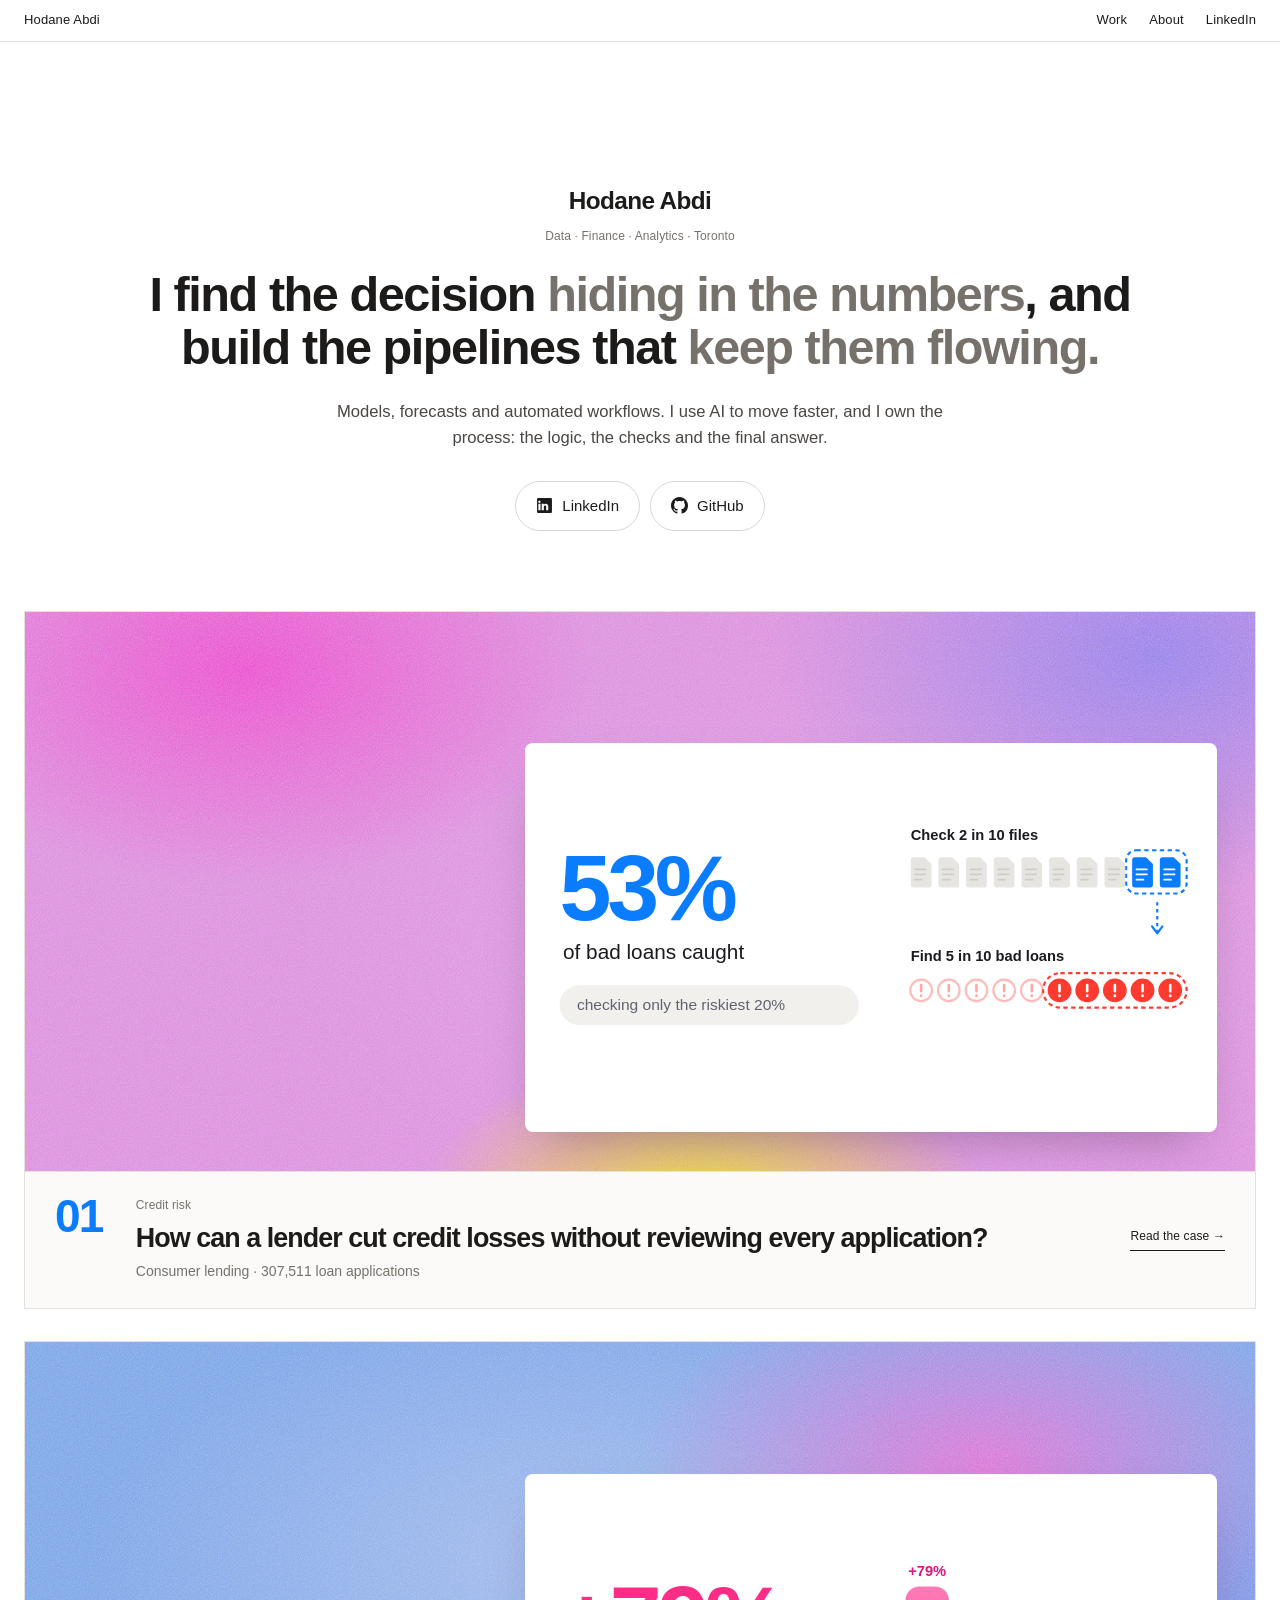
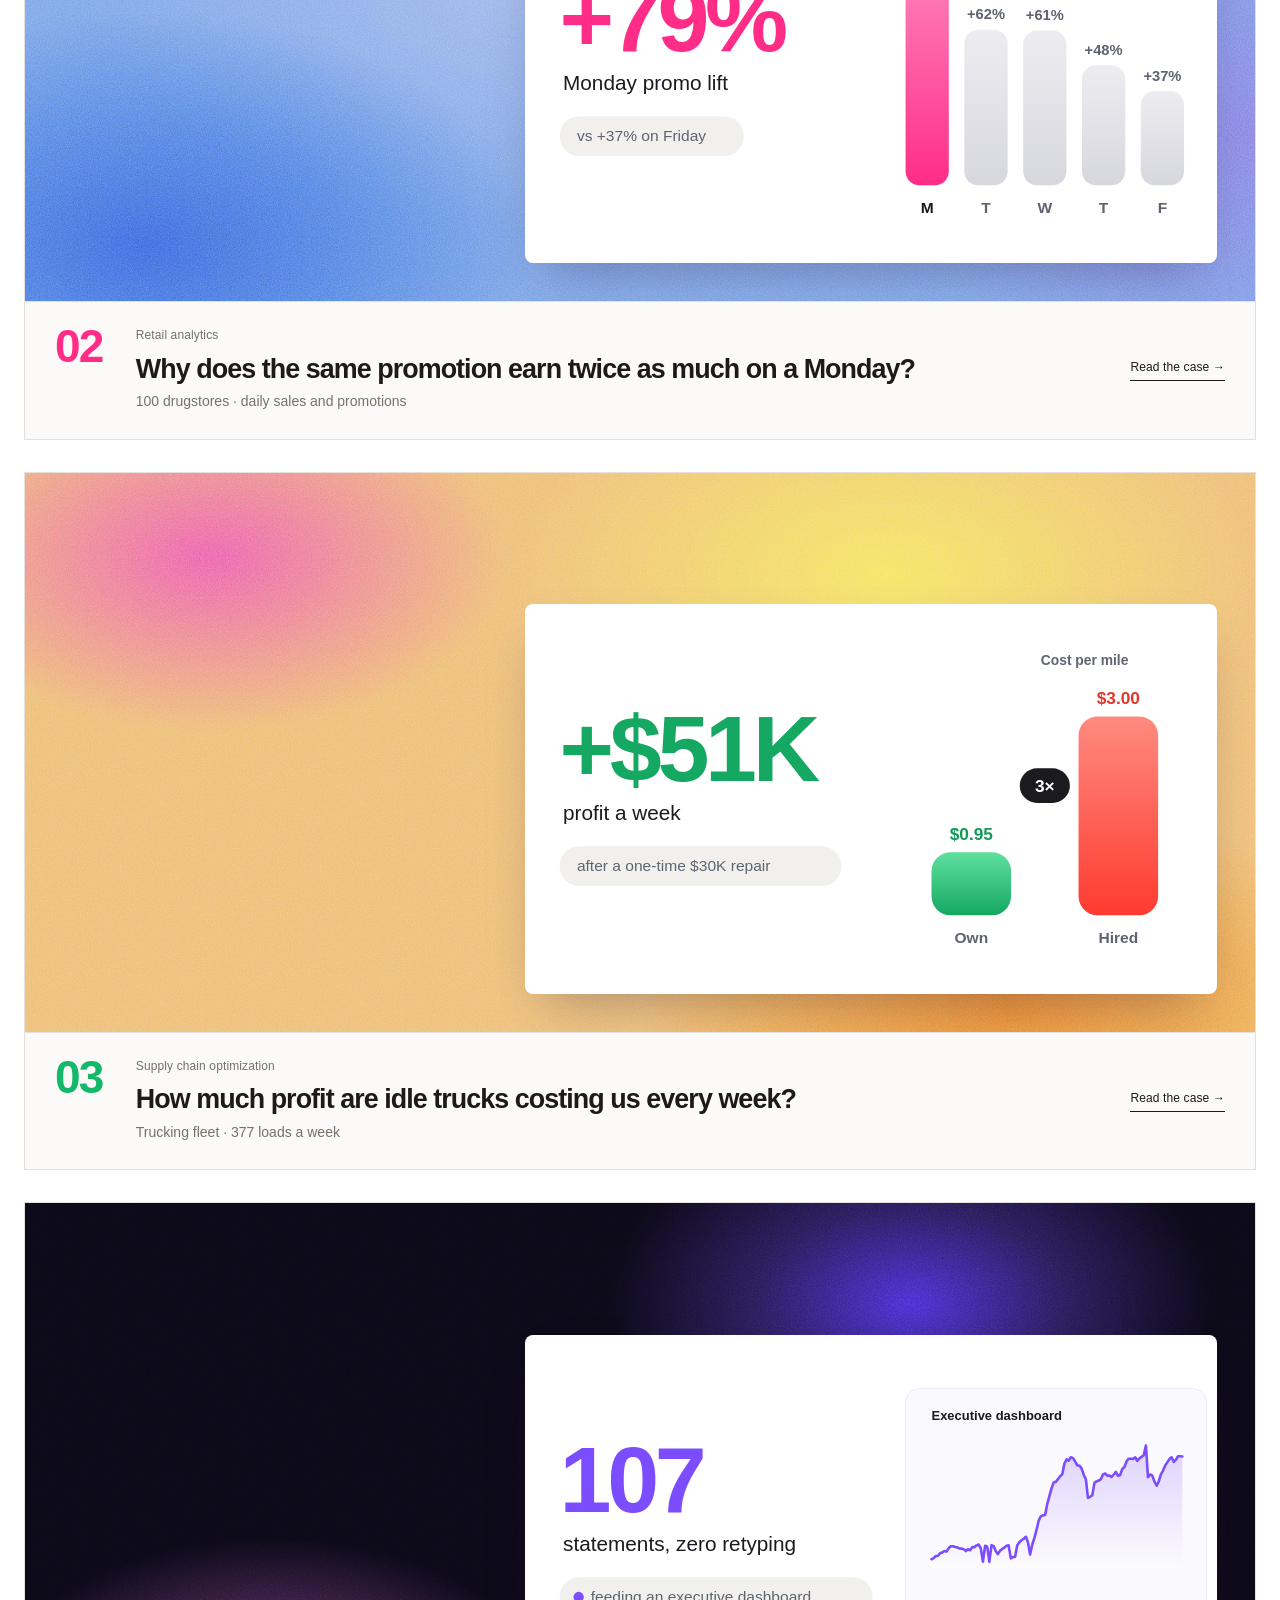
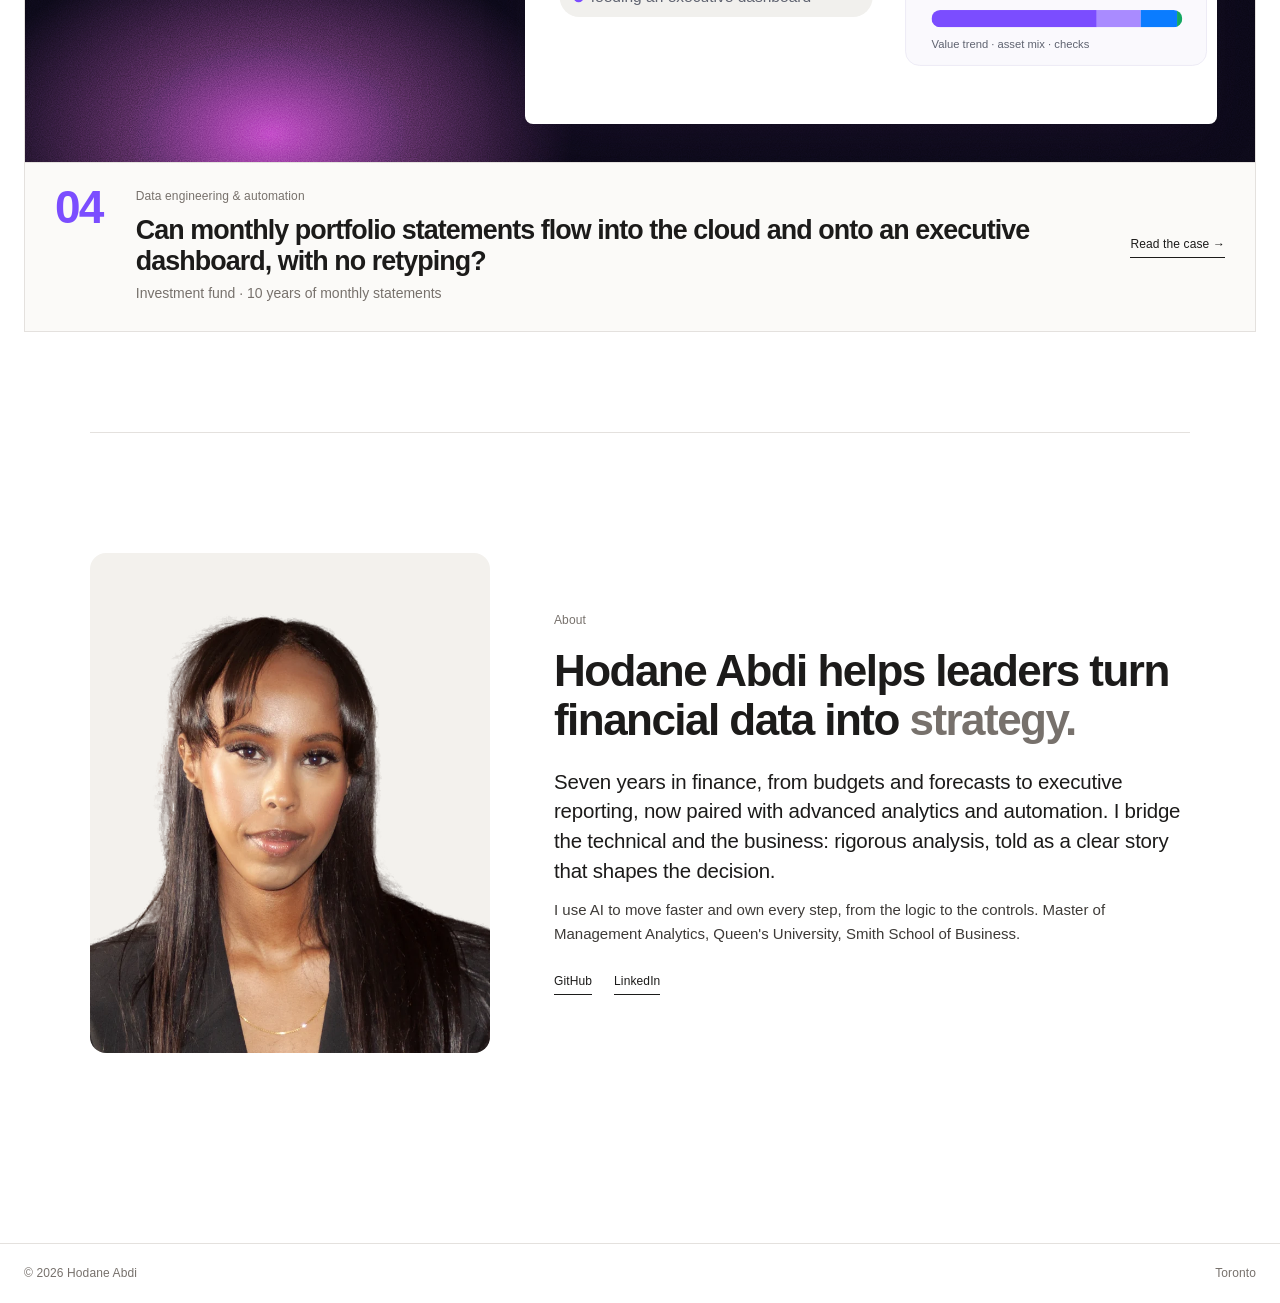
<file: index.html>
<!doctype html>
<html lang="en"><head>
<meta charset="utf-8"><meta name="viewport" content="width=device-width,initial-scale=1">
<title>Hodane Abdi | Data, finance and analytics</title>
<meta name="description" content="Finding the decision in the numbers, and building the pipelines that keep them flowing. Four case studies with the code behind them.">
<meta property="og:title" content="Hodane Abdi | Data, finance and analytics"><meta property="og:description" content="Finding the decision in the numbers, and building the pipelines that keep them flowing. Four case studies with the code behind them.">
<meta property="og:image" content="https://hodaneabdi.github.io/assets/og.png"><meta property="og:type" content="website"><meta name="twitter:card" content="summary_large_image">
<link rel="preload" href="assets/fonts/tinos.woff2" as="font" type="font/woff2" crossorigin>
<link rel="stylesheet" href="assets/style.css?v=202611041538">
<link rel="icon" href="data:image/svg+xml,%3Csvg xmlns='http://www.w3.org/2000/svg' viewBox='0 0 32 32'%3E%3Ccircle cx='16' cy='16' r='14' fill='%23f2a2e6'/%3E%3C/svg%3E">
</head><body>
<nav class="nav"><a href="index.html">Hodane Abdi</a><div class="links"><a href="index.html#work">Work</a><a href="index.html#about">About</a><a href="https://www.linkedin.com/in/hodane-abdi/">LinkedIn</a></div></nav>

<main class="wrap">
<header class="intro"><p class="myname">Hodane Abdi</p><p class="mono">Data · Finance · Analytics · Toronto</p>
<h1>I find the decision <em>hiding in the numbers</em>, and build the pipelines that <em>keep them flowing.</em></h1>
<p class="lede">Models, forecasts and automated workflows. I use AI to move faster, and I own the process: the logic, the checks and the final answer.</p>
<div class="hero-links"><a class="hbtn" href="https://www.linkedin.com/in/hodane-abdi/"><svg viewBox="0 0 16 16" aria-hidden="true"><path fill="currentColor" d="M1 2.2C1 1.54 1.55 1 2.22 1h11.56c.67 0 1.22.54 1.22 1.2v11.6c0 .66-.55 1.2-1.22 1.2H2.22C1.55 15 1 14.46 1 13.8V2.2zm3.25 10.36V6.45H2.22v6.11h2.03zM3.24 5.6c.7 0 1.14-.47 1.14-1.05-.01-.6-.44-1.05-1.13-1.05-.7 0-1.15.45-1.15 1.05 0 .58.44 1.05 1.12 1.05h.02zm2.13 6.96h2.03V9.15c0-.18.01-.37.07-.5.15-.37.48-.75 1.04-.75.74 0 1.03.56 1.03 1.38v3.28h2.03V9.05c0-1.88-1-2.75-2.34-2.75-1.09 0-1.57.6-1.84 1.02v.02h-.01l.01-.02V6.45H5.37c.03.57 0 6.11 0 6.11z"/></svg>LinkedIn</a><a class="hbtn" href="https://github.com/hodaneabdi/analytics-portfolio"><svg viewBox="0 0 16 16" aria-hidden="true"><path fill="currentColor" d="M8 0C3.58 0 0 3.58 0 8c0 3.54 2.29 6.53 5.47 7.59.4.07.55-.17.55-.38 0-.19-.01-.82-.01-1.49-2.01.37-2.53-.49-2.69-.94-.09-.23-.48-.94-.82-1.13-.28-.15-.68-.52-.01-.53.63-.01 1.08.58 1.23.82.72 1.21 1.87.87 2.33.66.07-.52.28-.87.51-1.07-1.78-.2-3.64-.89-3.64-3.95 0-.87.31-1.59.82-2.15-.08-.2-.36-1.02.08-2.12 0 0 .67-.21 2.2.82.64-.18 1.32-.27 2-.27.68 0 1.36.09 2 .27 1.53-1.04 2.2-.82 2.2-.82.44 1.1.16 1.92.08 2.12.51.56.82 1.27.82 2.15 0 3.07-1.87 3.75-3.65 3.95.29.25.54.73.54 1.48 0 1.07-.01 1.93-.01 2.2 0 .21.15.46.55.38A8.01 8.01 0 0016 8c0-4.42-3.58-8-8-8z"/></svg>GitHub</a></div></header>
<section id="work" class="tiles"><a class="tile reveal" href="work/loan-default-risk.html" style="--acc:#0a7cff">
<div class="art grain g-rose"><div class="card"><svg viewBox="0 0 800 450" role="img" aria-label="Checking the riskiest 2 in 10 applications finds about 5 in 10 bad loans (53%)" style="font-family:Inter, -apple-system, 'Helvetica Neue', Arial, sans-serif"><defs></defs><text x="40" y="205" font-size="108" font-weight="700" fill="#0a7cff" letter-spacing="-5">53%</text><text x="44" y="250" font-size="24" font-weight="500" fill="#1a1a1f">of bad loans caught</text><rect x="40" y="280" width="346" height="46" rx="23" fill="#f1f0ed"/><text x="60" y="309" font-size="18" fill="#5f6370">checking only the riskiest 20%</text><text x="446" y="112" font-size="17" font-weight="600" fill="#1a1a1f">Check 2 in 10 files</text><rect x="695" y="124" width="70" height="50" rx="12" fill="none" stroke="#0a7cff" stroke-width="2.5" stroke-dasharray="5 4"/><g class="pop" style="--d:0ms"><path d="M446,132 h16 l8,8 v24 a3,3 0 0 1 -3,3 h-18 a3,3 0 0 1 -3,-3 v-29 a3,3 0 0 1 3,-3 z" fill="#e6e5e1"/><path d="M451,146 h12 M451,152 h12 M451,158 h8" stroke="#cfcdc8" stroke-width="2" stroke-linecap="round"/></g><g class="pop" style="--d:50ms"><path d="M478,132 h16 l8,8 v24 a3,3 0 0 1 -3,3 h-18 a3,3 0 0 1 -3,-3 v-29 a3,3 0 0 1 3,-3 z" fill="#e6e5e1"/><path d="M483,146 h12 M483,152 h12 M483,158 h8" stroke="#cfcdc8" stroke-width="2" stroke-linecap="round"/></g><g class="pop" style="--d:100ms"><path d="M510,132 h16 l8,8 v24 a3,3 0 0 1 -3,3 h-18 a3,3 0 0 1 -3,-3 v-29 a3,3 0 0 1 3,-3 z" fill="#e6e5e1"/><path d="M515,146 h12 M515,152 h12 M515,158 h8" stroke="#cfcdc8" stroke-width="2" stroke-linecap="round"/></g><g class="pop" style="--d:150ms"><path d="M542,132 h16 l8,8 v24 a3,3 0 0 1 -3,3 h-18 a3,3 0 0 1 -3,-3 v-29 a3,3 0 0 1 3,-3 z" fill="#e6e5e1"/><path d="M547,146 h12 M547,152 h12 M547,158 h8" stroke="#cfcdc8" stroke-width="2" stroke-linecap="round"/></g><g class="pop" style="--d:200ms"><path d="M574,132 h16 l8,8 v24 a3,3 0 0 1 -3,3 h-18 a3,3 0 0 1 -3,-3 v-29 a3,3 0 0 1 3,-3 z" fill="#e6e5e1"/><path d="M579,146 h12 M579,152 h12 M579,158 h8" stroke="#cfcdc8" stroke-width="2" stroke-linecap="round"/></g><g class="pop" style="--d:250ms"><path d="M606,132 h16 l8,8 v24 a3,3 0 0 1 -3,3 h-18 a3,3 0 0 1 -3,-3 v-29 a3,3 0 0 1 3,-3 z" fill="#e6e5e1"/><path d="M611,146 h12 M611,152 h12 M611,158 h8" stroke="#cfcdc8" stroke-width="2" stroke-linecap="round"/></g><g class="pop" style="--d:300ms"><path d="M638,132 h16 l8,8 v24 a3,3 0 0 1 -3,3 h-18 a3,3 0 0 1 -3,-3 v-29 a3,3 0 0 1 3,-3 z" fill="#e6e5e1"/><path d="M643,146 h12 M643,152 h12 M643,158 h8" stroke="#cfcdc8" stroke-width="2" stroke-linecap="round"/></g><g class="pop" style="--d:350ms"><path d="M670,132 h16 l8,8 v24 a3,3 0 0 1 -3,3 h-18 a3,3 0 0 1 -3,-3 v-29 a3,3 0 0 1 3,-3 z" fill="#e6e5e1"/><path d="M675,146 h12 M675,152 h12 M675,158 h8" stroke="#cfcdc8" stroke-width="2" stroke-linecap="round"/></g><g class="pop" style="--d:400ms"><path d="M702,132 h16 l8,8 v24 a3,3 0 0 1 -3,3 h-18 a3,3 0 0 1 -3,-3 v-29 a3,3 0 0 1 3,-3 z" fill="#0a7cff"/><path d="M707,146 h12 M707,152 h12 M707,158 h8" stroke="#fff" stroke-width="2" stroke-linecap="round"/></g><g class="pop" style="--d:450ms"><path d="M734,132 h16 l8,8 v24 a3,3 0 0 1 -3,3 h-18 a3,3 0 0 1 -3,-3 v-29 a3,3 0 0 1 3,-3 z" fill="#0a7cff"/><path d="M739,146 h12 M739,152 h12 M739,158 h8" stroke="#fff" stroke-width="2" stroke-linecap="round"/></g><path d="M731,184 v34" stroke="#0a7cff" stroke-width="2.5" stroke-dasharray="4 4"/><path d="M725,212 l6,8 l6,-8" fill="none" stroke="#0a7cff" stroke-width="2.5" stroke-linecap="round" stroke-linejoin="round"/><text x="446" y="252" font-size="17" font-weight="600" fill="#1a1a1f">Find 5 in 10 bad loans</text><g class="pop" style="--d:300ms"><circle cx="458" cy="286" r="12.5" fill="none" stroke="#ff3b30" stroke-width="2.5" stroke-opacity="0.35"/><path d="M458,280 v7 M458,292 v.5" stroke="#ff3b30" stroke-opacity="0.45" stroke-width="3" stroke-linecap="round"/></g><g class="pop" style="--d:350ms"><circle cx="490" cy="286" r="12.5" fill="none" stroke="#ff3b30" stroke-width="2.5" stroke-opacity="0.35"/><path d="M490,280 v7 M490,292 v.5" stroke="#ff3b30" stroke-opacity="0.45" stroke-width="3" stroke-linecap="round"/></g><g class="pop" style="--d:400ms"><circle cx="522" cy="286" r="12.5" fill="none" stroke="#ff3b30" stroke-width="2.5" stroke-opacity="0.35"/><path d="M522,280 v7 M522,292 v.5" stroke="#ff3b30" stroke-opacity="0.45" stroke-width="3" stroke-linecap="round"/></g><g class="pop" style="--d:450ms"><circle cx="554" cy="286" r="12.5" fill="none" stroke="#ff3b30" stroke-width="2.5" stroke-opacity="0.35"/><path d="M554,280 v7 M554,292 v.5" stroke="#ff3b30" stroke-opacity="0.45" stroke-width="3" stroke-linecap="round"/></g><g class="pop" style="--d:500ms"><circle cx="586" cy="286" r="12.5" fill="none" stroke="#ff3b30" stroke-width="2.5" stroke-opacity="0.35"/><path d="M586,280 v7 M586,292 v.5" stroke="#ff3b30" stroke-opacity="0.45" stroke-width="3" stroke-linecap="round"/></g><g class="pop" style="--d:550ms"><circle cx="618" cy="286" r="12.5" fill="#ff3b30" stroke="#ff3b30" stroke-width="2.5" stroke-opacity="1"/><path d="M618,280 v7 M618,292 v.5" stroke="#fff" stroke-opacity="1" stroke-width="3" stroke-linecap="round"/></g><g class="pop" style="--d:600ms"><circle cx="650" cy="286" r="12.5" fill="#ff3b30" stroke="#ff3b30" stroke-width="2.5" stroke-opacity="1"/><path d="M650,280 v7 M650,292 v.5" stroke="#fff" stroke-opacity="1" stroke-width="3" stroke-linecap="round"/></g><g class="pop" style="--d:650ms"><circle cx="682" cy="286" r="12.5" fill="#ff3b30" stroke="#ff3b30" stroke-width="2.5" stroke-opacity="1"/><path d="M682,280 v7 M682,292 v.5" stroke="#fff" stroke-opacity="1" stroke-width="3" stroke-linecap="round"/></g><g class="pop" style="--d:700ms"><circle cx="714" cy="286" r="12.5" fill="#ff3b30" stroke="#ff3b30" stroke-width="2.5" stroke-opacity="1"/><path d="M714,280 v7 M714,292 v.5" stroke="#fff" stroke-opacity="1" stroke-width="3" stroke-linecap="round"/></g><g class="pop" style="--d:750ms"><circle cx="746" cy="286" r="12.5" fill="#ff3b30" stroke="#ff3b30" stroke-width="2.5" stroke-opacity="1"/><path d="M746,280 v7 M746,292 v.5" stroke="#fff" stroke-opacity="1" stroke-width="3" stroke-linecap="round"/></g><rect x="599" y="266" width="166" height="40" rx="20" fill="none" stroke="#ff3b30" stroke-width="2.5" stroke-dasharray="5 4"/></svg></div></div>
<div class="cap"><span class="no">01</span>
<div class="q"><p class="mono">Credit risk</p><p class="qt">How can a lender cut credit losses without reviewing every application?</p><p class="ctx">Consumer lending · 307,511 loan applications</p></div>
<span class="go">Read the case <i>→</i></span></div></a><a class="tile reveal" href="work/retail-sales-forecast.html" style="--acc:#ff2d87">
<div class="art grain g-sky"><div class="card"><svg viewBox="0 0 800 450" role="img" aria-label="A promotion lifts sales 79% on Monday and 37% on Friday" style="font-family:Inter, -apple-system, 'Helvetica Neue', Arial, sans-serif"><defs><linearGradient id="gRo" x1="0" y1="0" x2="0" y2="1"><stop offset="0" stop-color="#ff7ab6"/><stop offset="1" stop-color="#ff2d87"/></linearGradient><linearGradient id="gGr" x1="0" y1="0" x2="0" y2="1"><stop offset="0" stop-color="#ececf1"/><stop offset="1" stop-color="#d7d7de"/></linearGradient></defs><text x="40" y="205" font-size="108" font-weight="700" fill="#ff2d87" letter-spacing="-5">+79%</text><text x="44" y="250" font-size="24" font-weight="500" fill="#1a1a1f">Monday promo lift</text><rect x="40" y="280" width="213" height="46" rx="23" fill="#f1f0ed"/><text x="60" y="309" font-size="18" fill="#5f6370">vs +37% on Friday</text><rect class="grow" style="--d:0ms" x="440" y="130" width="50" height="230" rx="16" fill="url(#gRo)"/><text x="465.0" y="118" text-anchor="middle" font-size="17" font-weight="600" fill="#e0157a">+79%</text><text x="465.0" y="392" text-anchor="middle" font-size="18" font-weight="600" fill="#1a1a1f">M</text><rect class="grow" style="--d:70ms" x="508" y="180" width="50" height="180" rx="16" fill="url(#gGr)"/><text x="533.0" y="168" text-anchor="middle" font-size="17" font-weight="600" fill="#5f6370">+62%</text><text x="533.0" y="392" text-anchor="middle" font-size="18" font-weight="600" fill="#5f6370">T</text><rect class="grow" style="--d:140ms" x="576" y="181" width="50" height="179" rx="16" fill="url(#gGr)"/><text x="601.0" y="169" text-anchor="middle" font-size="17" font-weight="600" fill="#5f6370">+61%</text><text x="601.0" y="392" text-anchor="middle" font-size="18" font-weight="600" fill="#5f6370">W</text><rect class="grow" style="--d:210ms" x="644" y="221" width="50" height="139" rx="16" fill="url(#gGr)"/><text x="669.0" y="209" text-anchor="middle" font-size="17" font-weight="600" fill="#5f6370">+48%</text><text x="669.0" y="392" text-anchor="middle" font-size="18" font-weight="600" fill="#5f6370">T</text><rect class="grow" style="--d:280ms" x="712" y="251" width="50" height="109" rx="16" fill="url(#gGr)"/><text x="737.0" y="239" text-anchor="middle" font-size="17" font-weight="600" fill="#5f6370">+37%</text><text x="737.0" y="392" text-anchor="middle" font-size="18" font-weight="600" fill="#5f6370">F</text></svg></div></div>
<div class="cap"><span class="no">02</span>
<div class="q"><p class="mono">Retail analytics</p><p class="qt">Why does the same promotion earn twice as much on a Monday?</p><p class="ctx">100 drugstores · daily sales and promotions</p></div>
<span class="go">Read the case <i>→</i></span></div></a><a class="tile reveal" href="work/fleet-optimization.html" style="--acc:#14b86a">
<div class="art grain g-sun"><div class="card"><svg viewBox="0 0 800 450" role="img" aria-label="Repairing 15 idle trucks adds $51K profit a week; hired trucks cost $3.00 a mile versus $0.95 for own trucks" style="font-family:Inter, -apple-system, 'Helvetica Neue', Arial, sans-serif"><defs><linearGradient id="gGn" x1="0" y1="0" x2="0" y2="1"><stop offset="0" stop-color="#5fe0a0"/><stop offset="1" stop-color="#14a862"/></linearGradient><linearGradient id="gRd" x1="0" y1="0" x2="0" y2="1"><stop offset="0" stop-color="#ff8a80"/><stop offset="1" stop-color="#ff3b30"/></linearGradient></defs><text x="40" y="205" font-size="108" font-weight="700" fill="#14a862" letter-spacing="-5">+$51K</text><text x="44" y="250" font-size="24" font-weight="500" fill="#1a1a1f">profit a week</text><rect x="40" y="280" width="326" height="46" rx="23" fill="#f1f0ed"/><text x="60" y="309" font-size="18" fill="#5f6370">after a one-time $30K repair</text><rect class="grow" x="470" y="287" width="92" height="73" rx="22" fill="url(#gGn)"/><text x="516.0" y="273" text-anchor="middle" font-size="20" font-weight="700" fill="#0f9a57">$0.95</text><text x="516.0" y="392" text-anchor="middle" font-size="18" font-weight="600" fill="#5f6370">Own</text><rect class="grow" x="640" y="130" width="92" height="230" rx="22" fill="url(#gRd)"/><text x="686.0" y="116" text-anchor="middle" font-size="20" font-weight="700" fill="#e2382c">$3.00</text><text x="686.0" y="392" text-anchor="middle" font-size="18" font-weight="600" fill="#5f6370">Hired</text><rect x="572" y="190" width="58" height="40" rx="20" fill="#1a1a1f"/><text x="601" y="217" text-anchor="middle" font-size="20" font-weight="700" fill="#fff">3×</text><text x="647" y="70" text-anchor="middle" font-size="16" font-weight="600" fill="#5f6370">Cost per mile</text></svg></div></div>
<div class="cap"><span class="no">03</span>
<div class="q"><p class="mono">Supply chain optimization</p><p class="qt">How much profit are idle trucks costing us every week?</p><p class="ctx">Trucking fleet · 377 loads a week</p></div>
<span class="go">Read the case <i>→</i></span></div></a><a class="tile reveal" href="work/statement-automation.html" style="--acc:#7b4dff">
<div class="art grain g-night"><div class="card"><svg viewBox="0 0 800 450" role="img" aria-label="Monthly statements load automatically into the cloud and feed an executive dashboard" style="font-family:Inter, -apple-system, 'Helvetica Neue', Arial, sans-serif"><defs><linearGradient id="gLine" x1="0" y1="0" x2="0" y2="1"><stop offset="0" stop-color="#a98bff"/><stop offset="1" stop-color="#ffffff"/></linearGradient></defs><text x="40" y="205" font-size="108" font-weight="700" fill="#7b4dff" letter-spacing="-5">107</text><text x="44" y="250" font-size="24" font-weight="500" fill="#1a1a1f">statements, zero retyping</text><rect x="40" y="280" width="362" height="46" rx="23" fill="#f1f0ed"/><circle cx="62" cy="303" r="6" fill="#7b4dff"/><text x="76" y="309" font-size="18" fill="#5f6370">feeding an executive dashboard</text><rect x="440" y="62" width="348" height="320" rx="16" fill="#faf9fd" stroke="#ebe8f4"/><text x="470" y="98" font-size="15" font-weight="600" fill="#1a1a1f">Executive dashboard</text><path d="M470.0,259.3 L472.5,258.0 L475.0,255.5 L477.4,255.5 L479.9,252.4 L482.4,251.6 L484.9,249.8 L487.4,250.4 L489.8,246.5 L492.3,244.2 L494.8,244.2 L497.3,245.0 L499.7,245.5 L502.2,246.8 L504.7,247.0 L507.2,247.6 L509.7,249.8 L512.1,247.8 L514.6,248.8 L517.1,245.3 L519.6,245.3 L522.1,243.2 L524.5,242.2 L527.0,246.8 L529.5,262.1 L532.0,243.7 L534.4,244.7 L536.9,262.3 L539.4,243.0 L541.9,244.2 L544.4,250.1 L546.8,253.4 L549.3,249.3 L551.8,247.3 L554.3,245.8 L556.8,243.7 L559.2,243.2 L561.7,258.3 L564.2,256.7 L566.7,256.5 L569.1,243.0 L571.6,239.6 L574.1,237.3 L576.6,235.6 L579.1,233.3 L581.5,239.6 L584.0,253.7 L586.5,242.2 L589.0,234.5 L591.5,225.1 L593.9,214.6 L596.4,209.8 L598.9,208.5 L601.4,208.0 L603.8,195.5 L606.3,186.3 L608.8,177.4 L611.3,170.5 L613.8,169.7 L616.2,166.7 L618.7,163.4 L621.2,161.1 L623.7,148.6 L626.2,143.7 L628.6,145.3 L631.1,141.4 L633.6,142.4 L636.1,146.3 L638.5,150.6 L641.0,151.1 L643.5,154.2 L646.0,161.6 L648.5,166.9 L650.9,188.4 L653.4,187.1 L655.9,185.3 L658.4,171.0 L660.9,169.2 L663.3,168.2 L665.8,166.9 L668.3,161.1 L670.8,160.1 L673.2,162.6 L675.7,162.6 L678.2,164.1 L680.7,161.3 L683.2,158.3 L685.6,162.9 L688.1,161.8 L690.6,154.9 L693.1,152.4 L695.6,146.0 L698.0,143.0 L700.5,143.0 L703.0,143.2 L705.5,141.4 L707.9,145.5 L710.4,142.7 L712.9,140.7 L715.4,138.9 L717.9,127.7 L720.3,164.4 L722.8,161.3 L725.3,162.6 L727.8,169.5 L730.3,174.3 L732.7,169.5 L735.2,161.1 L737.7,156.7 L740.2,150.9 L742.6,147.3 L745.1,143.5 L747.6,141.4 L750.1,146.8 L752.6,144.2 L755.0,140.2 L757.5,140.2 L760.0,140.4 L760.0,270 L470,270 Z" fill="url(#gLine)" opacity=".35"/><path class="draw" d="M470.0,259.3 L472.5,258.0 L475.0,255.5 L477.4,255.5 L479.9,252.4 L482.4,251.6 L484.9,249.8 L487.4,250.4 L489.8,246.5 L492.3,244.2 L494.8,244.2 L497.3,245.0 L499.7,245.5 L502.2,246.8 L504.7,247.0 L507.2,247.6 L509.7,249.8 L512.1,247.8 L514.6,248.8 L517.1,245.3 L519.6,245.3 L522.1,243.2 L524.5,242.2 L527.0,246.8 L529.5,262.1 L532.0,243.7 L534.4,244.7 L536.9,262.3 L539.4,243.0 L541.9,244.2 L544.4,250.1 L546.8,253.4 L549.3,249.3 L551.8,247.3 L554.3,245.8 L556.8,243.7 L559.2,243.2 L561.7,258.3 L564.2,256.7 L566.7,256.5 L569.1,243.0 L571.6,239.6 L574.1,237.3 L576.6,235.6 L579.1,233.3 L581.5,239.6 L584.0,253.7 L586.5,242.2 L589.0,234.5 L591.5,225.1 L593.9,214.6 L596.4,209.8 L598.9,208.5 L601.4,208.0 L603.8,195.5 L606.3,186.3 L608.8,177.4 L611.3,170.5 L613.8,169.7 L616.2,166.7 L618.7,163.4 L621.2,161.1 L623.7,148.6 L626.2,143.7 L628.6,145.3 L631.1,141.4 L633.6,142.4 L636.1,146.3 L638.5,150.6 L641.0,151.1 L643.5,154.2 L646.0,161.6 L648.5,166.9 L650.9,188.4 L653.4,187.1 L655.9,185.3 L658.4,171.0 L660.9,169.2 L663.3,168.2 L665.8,166.9 L668.3,161.1 L670.8,160.1 L673.2,162.6 L675.7,162.6 L678.2,164.1 L680.7,161.3 L683.2,158.3 L685.6,162.9 L688.1,161.8 L690.6,154.9 L693.1,152.4 L695.6,146.0 L698.0,143.0 L700.5,143.0 L703.0,143.2 L705.5,141.4 L707.9,145.5 L710.4,142.7 L712.9,140.7 L715.4,138.9 L717.9,127.7 L720.3,164.4 L722.8,161.3 L725.3,162.6 L727.8,169.5 L730.3,174.3 L732.7,169.5 L735.2,161.1 L737.7,156.7 L740.2,150.9 L742.6,147.3 L745.1,143.5 L747.6,141.4 L750.1,146.8 L752.6,144.2 L755.0,140.2 L757.5,140.2 L760.0,140.4" fill="none" stroke="#7b4dff" stroke-width="3" stroke-linejoin="round" stroke-linecap="round"/><clipPath id="cpA"><rect x="470" y="318" width="290" height="20" rx="10"/></clipPath><g clip-path="url(#cpA)"><rect x="470.0" y="318" width="191.1" height="20" fill="#7b4dff"/><rect x="661.1" y="318" width="50.8" height="20" fill="#a98bff"/><rect x="711.9" y="318" width="42.0" height="20" fill="#0a7cff"/><rect x="753.9" y="318" width="6.1" height="20" fill="#14a862"/></g><text x="470" y="362" font-size="13" fill="#5f6370">Value trend · asset mix · checks</text></svg></div></div>
<div class="cap"><span class="no">04</span>
<div class="q"><p class="mono">Data engineering & automation</p><p class="qt">Can monthly portfolio statements flow into the cloud and onto an executive dashboard, with no retyping?</p><p class="ctx">Investment fund · 10 years of monthly statements</p></div>
<span class="go">Read the case <i>→</i></span></div></a></section>
<section id="about" class="about reveal"><div class="about-photo"><img src="assets/hodane.webp" alt="Portrait of Hodane Abdi" width="938" height="830" loading="lazy"></div>
<div class="about-txt"><p class="mono">About</p>
<h2>Hodane Abdi helps leaders turn financial data into <em>strategy.</em></h2>
<p class="big">Seven years in finance, from budgets and forecasts to executive reporting, now paired with advanced analytics and automation. I bridge the technical and the business: rigorous analysis, told as a clear story that shapes the decision.</p>
<p>I use AI to move faster and own every step, from the logic to the controls. Master of Management Analytics, Queen's University, Smith School of Business.</p>
<div class="links-row"><a href="https://github.com/hodaneabdi/analytics-portfolio">GitHub</a><a href="https://www.linkedin.com/in/hodane-abdi/">LinkedIn</a></div></div>
</section>
</main>
<footer class="mono"><span>© 2026 Hodane Abdi</span><span>Toronto</span></footer>
<div class="tip" id="tip" role="status" aria-live="polite"></div>
<script src="assets/site.js?v=202611041538"></script>
</body></html>
</file>
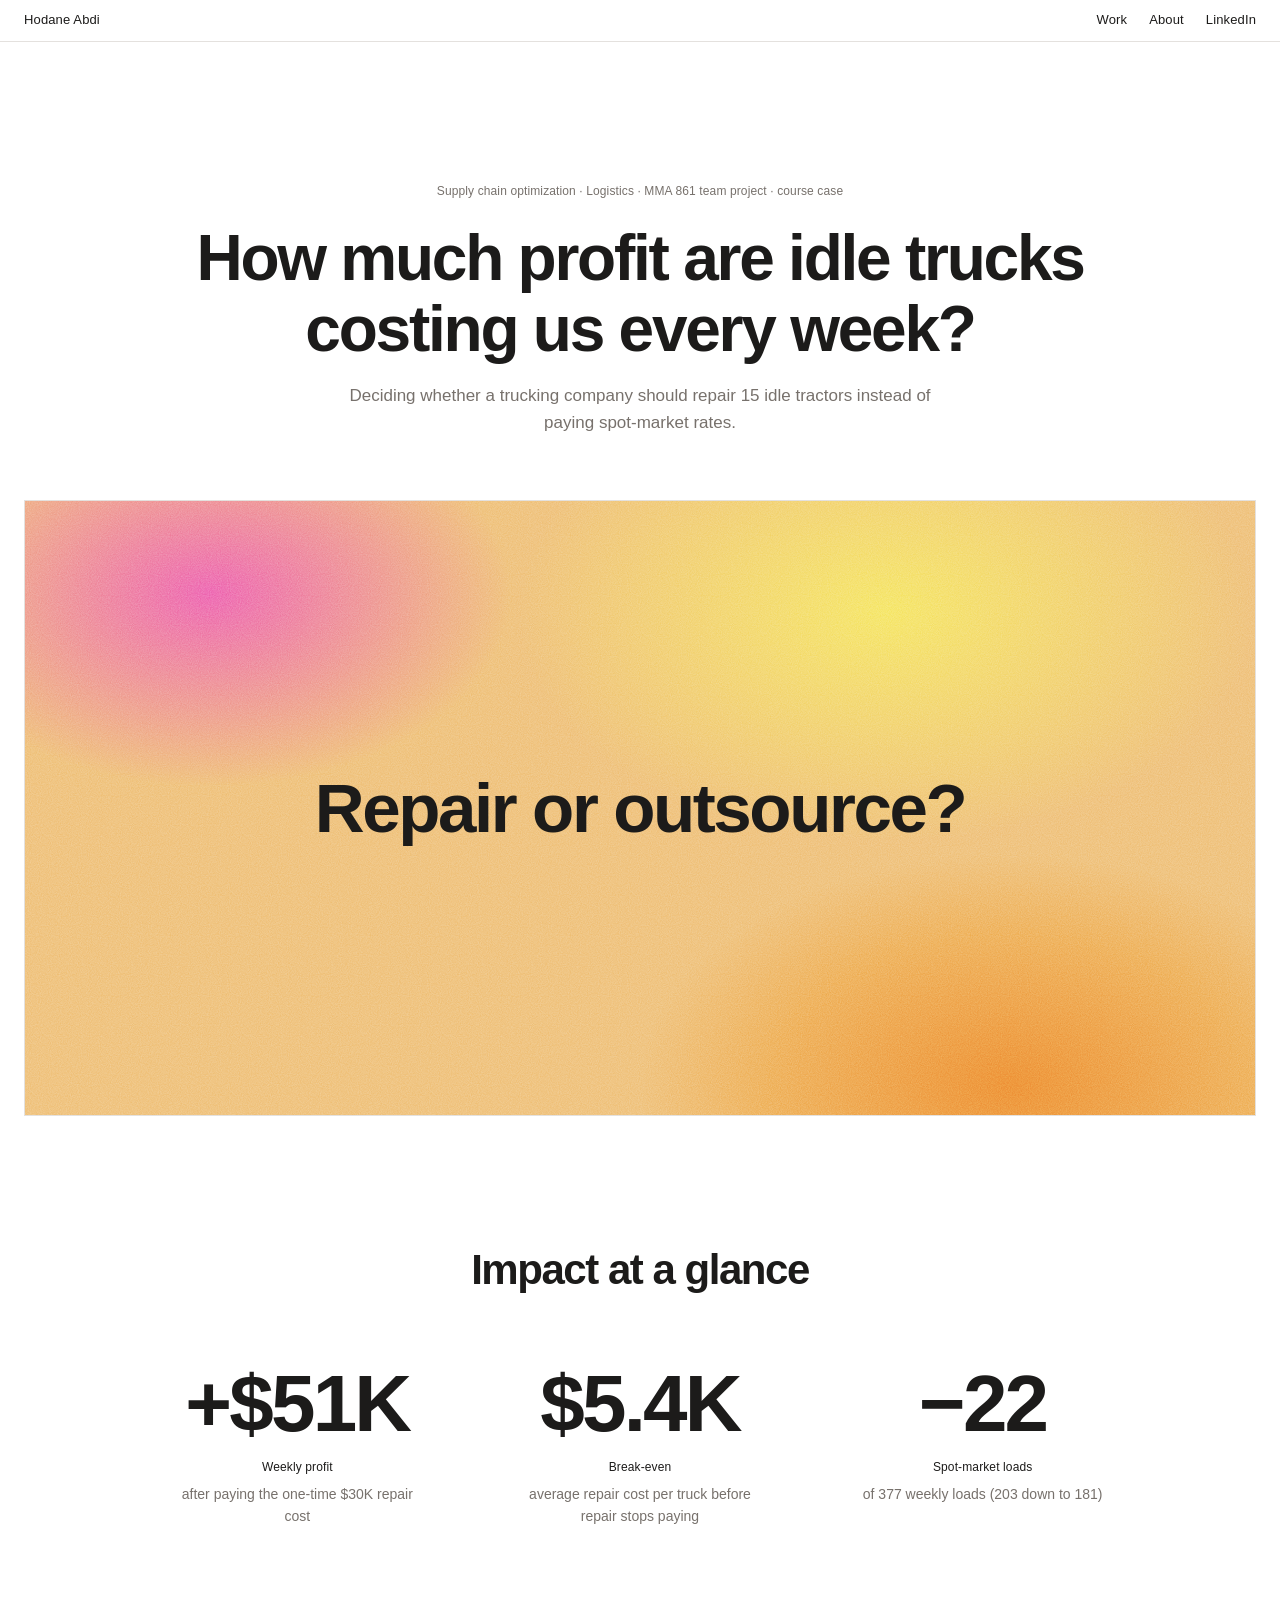
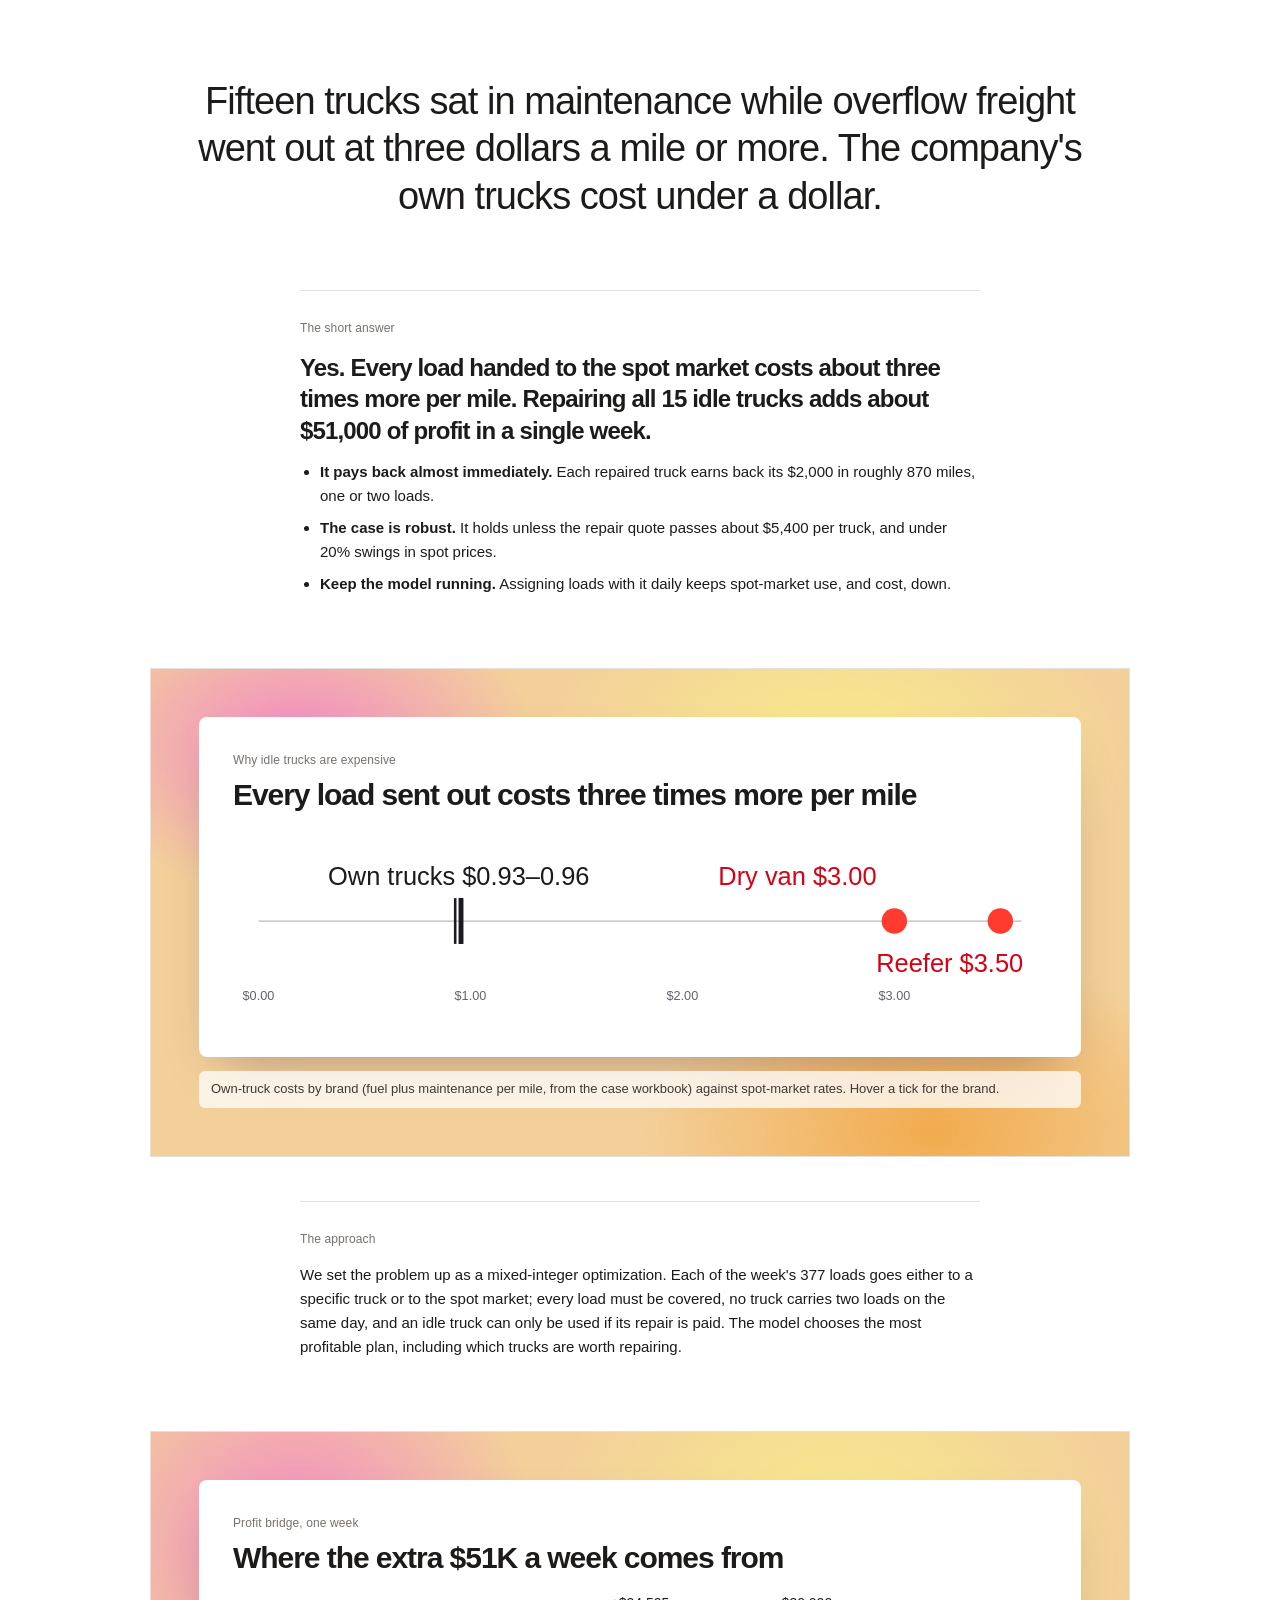
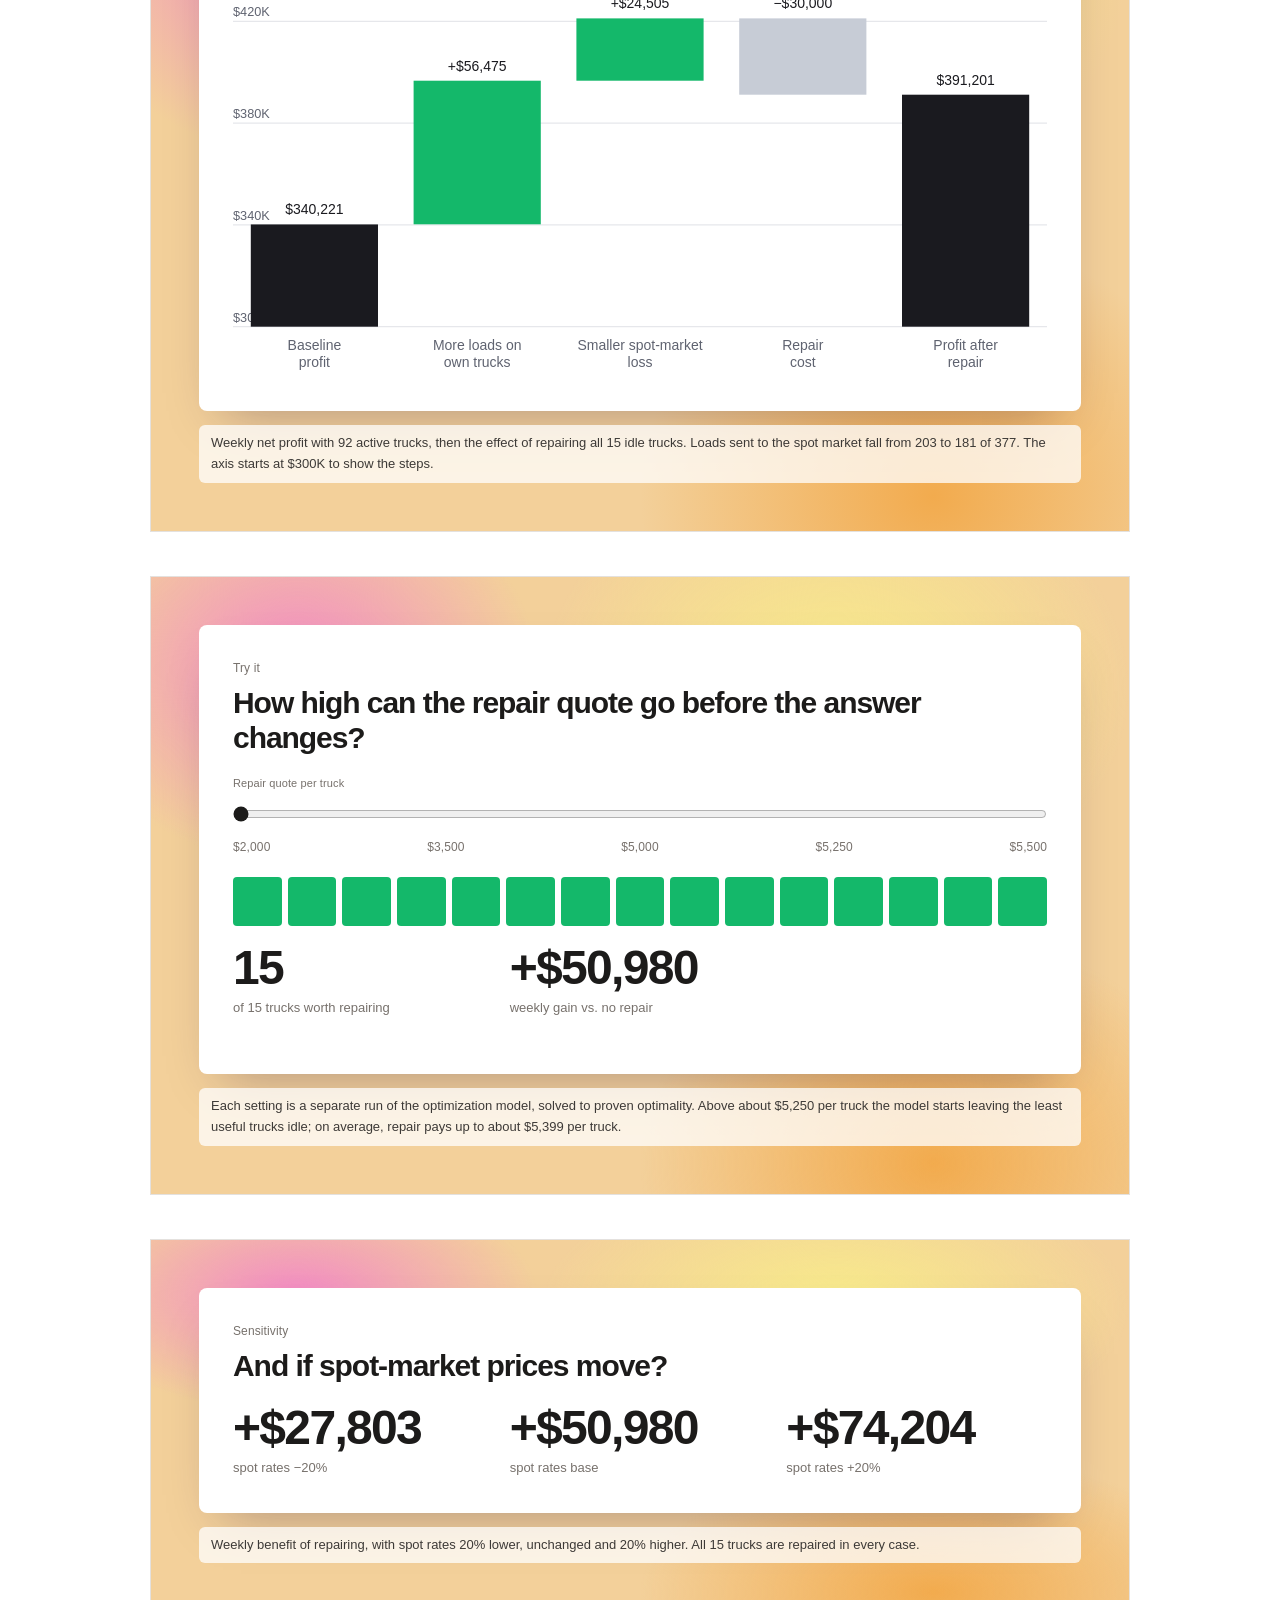
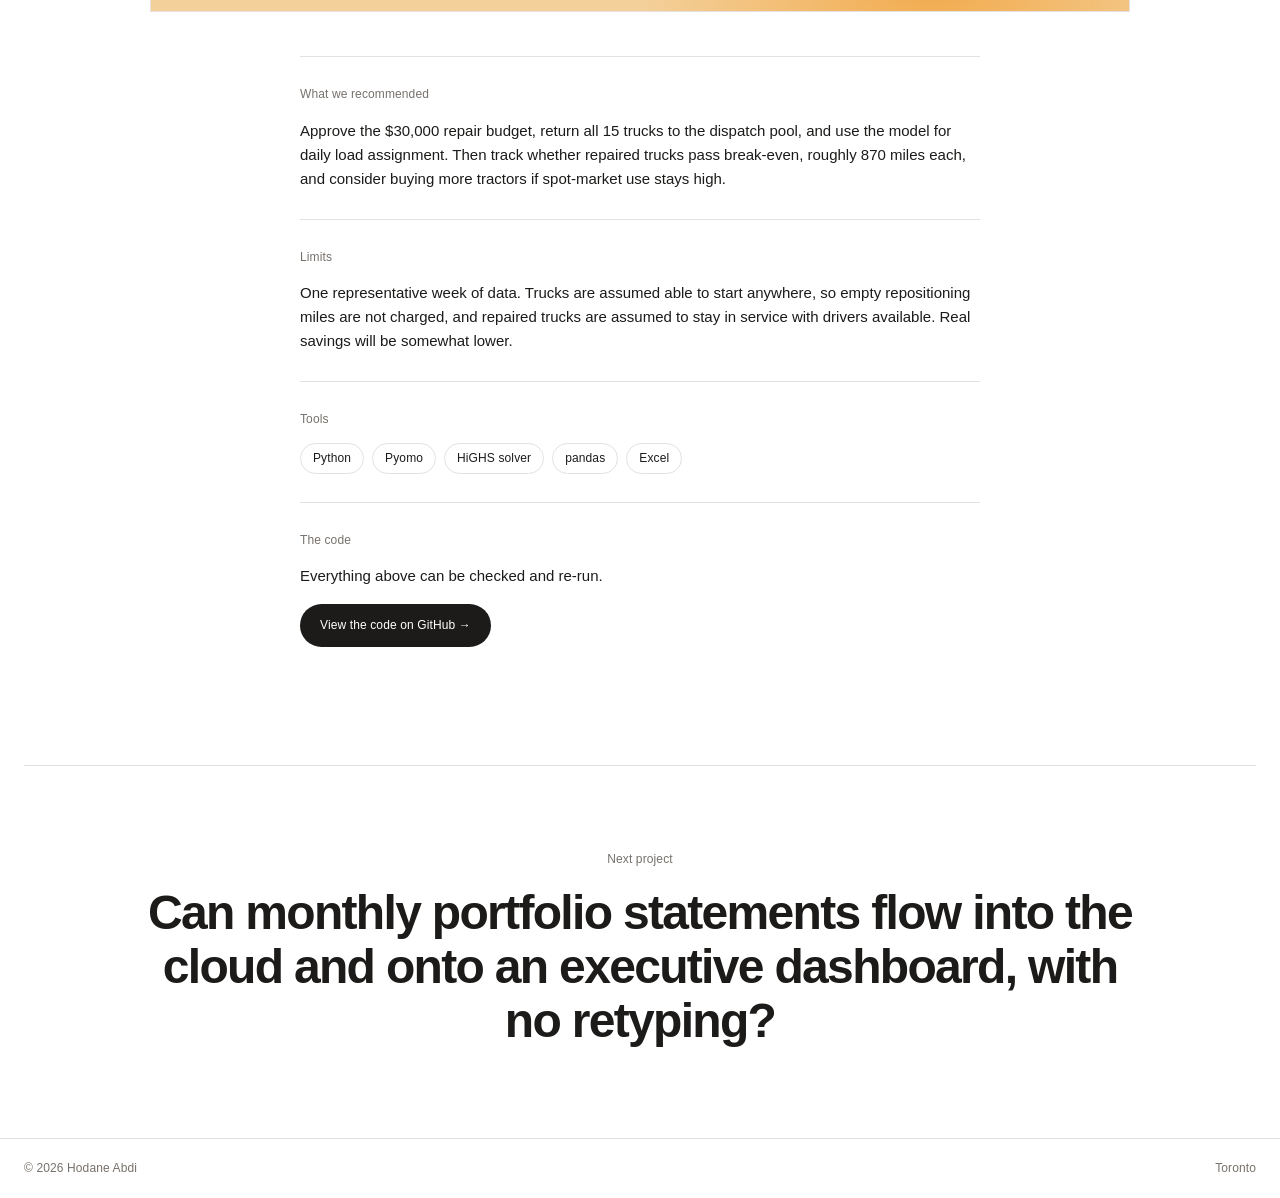
<file: work/fleet-optimization.html>
<!doctype html>
<html lang="en"><head>
<meta charset="utf-8"><meta name="viewport" content="width=device-width,initial-scale=1">
<title>Fleet Capacity Optimization | Hodane Abdi</title>
<meta name="description" content="Deciding whether a trucking company should repair 15 idle tractors instead of paying spot-market rates.">
<meta property="og:title" content="Fleet Capacity Optimization | Hodane Abdi"><meta property="og:description" content="Deciding whether a trucking company should repair 15 idle tractors instead of paying spot-market rates.">
<meta property="og:image" content="https://hodaneabdi.github.io/assets/og.png"><meta property="og:type" content="website"><meta name="twitter:card" content="summary_large_image">
<link rel="preload" href="../assets/fonts/tinos.woff2" as="font" type="font/woff2" crossorigin>
<link rel="stylesheet" href="../assets/style.css?v=202611041538">
<link rel="icon" href="data:image/svg+xml,%3Csvg xmlns='http://www.w3.org/2000/svg' viewBox='0 0 32 32'%3E%3Ccircle cx='16' cy='16' r='14' fill='%23f2a2e6'/%3E%3C/svg%3E">
</head><body data-g="g-sun" style="--acc:#14b86a;--acc-t:#0b8a4e">
<nav class="nav"><a href="../index.html">Hodane Abdi</a><div class="links"><a href="../index.html#work">Work</a><a href="../index.html#about">About</a><a href="https://www.linkedin.com/in/hodane-abdi/">LinkedIn</a></div></nav>

<main class="wrap">
<header class="cs-head"><p class="mono">Supply chain optimization · Logistics · MMA 861 team project · course case</p><h1>How much profit are idle trucks costing us every week?</h1><p class="lede">Deciding whether a trucking company should repair 15 idle tractors instead of paying spot-market rates.</p></header>
<div class="hero grain g-sun light"><h2>Repair or outsource?</h2></div>
<div class="glance"><h3>Impact at a glance</h3><div class="stats" data-stagger><div class="stat reveal"><div class="num" data-count="51">+$51K</div><div class="mono">Weekly profit</div><p>after paying the one-time $30K repair cost</p></div><div class="stat reveal"><div class="num">$5.4K</div><div class="mono">Break-even</div><p>average repair cost per truck before repair stops paying</p></div><div class="stat reveal"><div class="num">−22</div><div class="mono">Spot-market loads</div><p>of 377 weekly loads (203 down to 181)</p></div></div></div>
<p class="statement reveal">Fifteen trucks sat in maintenance while overflow freight went out at three dollars a mile or more. The company's own trucks cost under a dollar.</p>
<div class="body"><section class="reveal"><h4>The short answer</h4><p class="lead-a">Yes. Every load handed to the spot market costs about three times more per mile. Repairing all 15 idle trucks adds about $51,000 of profit in a single week.</p><ul><li><b>It pays back almost immediately.</b> Each repaired truck earns back its $2,000 in roughly 870 miles, one or two loads.</li><li><b>The case is robust.</b> It holds unless the repair quote passes about $5,400 per truck, and under 20% swings in spot prices.</li><li><b>Keep the model running.</b> Assigning loads with it daily keeps spot-market use, and cost, down.</li></ul></section></div>
<figure class="viz reveal"><div class="vcard"><div class="vhead"><p class="mono">Why idle trucks are expensive</p><h5>Every load sent out costs three times more per mile</h5></div>
<svg viewBox="0 0 640 150" class="chart" role="img" aria-label="Cost per mile: own trucks $0.928 to $0.961, spot market $3.00 to $3.50"><line x1="20" y1="70" x2="620" y2="70" stroke="#1a1a1f" stroke-opacity=".3"/><text x="20.0" y="132" text-anchor="middle" font-family="Inter, -apple-system, 'Helvetica Neue', Arial, sans-serif" font-size="10" fill="#5f6370">$0.00</text><text x="186.7" y="132" text-anchor="middle" font-family="Inter, -apple-system, 'Helvetica Neue', Arial, sans-serif" font-size="10" fill="#5f6370">$1.00</text><text x="353.3" y="132" text-anchor="middle" font-family="Inter, -apple-system, 'Helvetica Neue', Arial, sans-serif" font-size="10" fill="#5f6370">$2.00</text><text x="520.0" y="132" text-anchor="middle" font-family="Inter, -apple-system, 'Helvetica Neue', Arial, sans-serif" font-size="10" fill="#5f6370">$3.00</text><line x1="174.7" y1="52" x2="174.7" y2="88" stroke="#1a1a1f" stroke-width="2" data-tip="Volvo (20 trucks): $0.928 a mile"/><line x1="178.5" y1="52" x2="178.5" y2="88" stroke="#1a1a1f" stroke-width="2" data-tip="Kenworth (15 trucks): $0.951 a mile"/><line x1="178.5" y1="52" x2="178.5" y2="88" stroke="#1a1a1f" stroke-width="2" data-tip="International (18 trucks): $0.951 a mile"/><line x1="179.2" y1="52" x2="179.2" y2="88" stroke="#1a1a1f" stroke-width="2" data-tip="Freightliner (22 trucks): $0.955 a mile"/><line x1="179.7" y1="52" x2="179.7" y2="88" stroke="#1a1a1f" stroke-width="2" data-tip="Mack (21 trucks): $0.958 a mile"/><line x1="180.2" y1="52" x2="180.2" y2="88" stroke="#1a1a1f" stroke-width="2" data-tip="Peterbilt (24 trucks): $0.961 a mile"/><text x="177.5" y="42" text-anchor="middle" font-family="Inter, -apple-system, 'Helvetica Neue', Arial, sans-serif" font-size="20" fill="#1a1a1f">Own trucks $0.93–0.96</text><circle class="pop" style="--d:200ms" cx="520.0" cy="70" r="10" fill="#ff3b30" data-tip="Spot market, dry van: $3.00 a mile"/><text x="506.0" y="42" text-anchor="end" font-family="Inter, -apple-system, 'Helvetica Neue', Arial, sans-serif" font-size="20" fill="#d70015">Dry van $3.00</text><circle class="pop" style="--d:350ms" cx="603.3" cy="70" r="10" fill="#ff3b30" data-tip="Spot market, reefer: $3.50 a mile"/><text x="621.3" y="110" text-anchor="end" font-family="Inter, -apple-system, 'Helvetica Neue', Arial, sans-serif" font-size="20" fill="#d70015">Reefer $3.50</text></svg></div><figcaption>Own-truck costs by brand (fuel plus maintenance per mile, from the case workbook) against spot-market rates. Hover a tick for the brand.</figcaption></figure><div class="body"><section class="reveal"><h4>The approach</h4><p>We set the problem up as a mixed-integer optimization. Each of the week's 377 loads goes either to a specific truck or to the spot market; every load must be covered, no truck carries two loads on the same day, and an idle truck can only be used if its repair is paid. The model chooses the most profitable plan, including which trucks are worth repairing.</p></section></div><figure class="viz reveal"><div class="vcard"><div class="vhead"><p class="mono">Profit bridge, one week</p><h5>Where the extra $51K a week comes from</h5></div>
<svg viewBox="0 0 640 300" class="chart" role="img" aria-label="Weekly profit bridge from baseline to after repair"><line x1="0" y1="260.0" x2="640" y2="260.0" stroke="#e6e7eb"/><text x="0" y="256.0" font-family="Inter, -apple-system, 'Helvetica Neue', Arial, sans-serif" font-size="10" fill="#5f6370">$300K</text><line x1="0" y1="180.0" x2="640" y2="180.0" stroke="#e6e7eb"/><text x="0" y="176.0" font-family="Inter, -apple-system, 'Helvetica Neue', Arial, sans-serif" font-size="10" fill="#5f6370">$340K</text><line x1="0" y1="100.0" x2="640" y2="100.0" stroke="#e6e7eb"/><text x="0" y="96.0" font-family="Inter, -apple-system, 'Helvetica Neue', Arial, sans-serif" font-size="10" fill="#5f6370">$380K</text><line x1="0" y1="20.0" x2="640" y2="20.0" stroke="#e6e7eb"/><text x="0" y="16.0" font-family="Inter, -apple-system, 'Helvetica Neue', Arial, sans-serif" font-size="10" fill="#5f6370">$420K</text><rect class="pop" style="--d:0ms" x="14.0" y="179.6" width="100.0" height="80.4" fill="#1a1a1f" data-tip="Baseline profit: $340,221"/><text x="64.0" y="171.6" text-anchor="middle" font-family="Inter, -apple-system, 'Helvetica Neue', Arial, sans-serif" font-size="11" fill="#1a1a1f">$340,221</text><text x="64.0" y="278" text-anchor="middle" font-family="Inter, -apple-system, 'Helvetica Neue', Arial, sans-serif" font-size="11" fill="#5f6370">Baseline</text><text x="64.0" y="292" text-anchor="middle" font-family="Inter, -apple-system, 'Helvetica Neue', Arial, sans-serif" font-size="11" fill="#5f6370">profit</text><rect class="pop" style="--d:120ms" x="142.0" y="66.6" width="100.0" height="112.9" fill="#14b86a" data-tip="More loads on own trucks: $56,475"/><text x="192.0" y="58.6" text-anchor="middle" font-family="Inter, -apple-system, 'Helvetica Neue', Arial, sans-serif" font-size="11" fill="#1a1a1f">+$56,475</text><text x="192.0" y="278" text-anchor="middle" font-family="Inter, -apple-system, 'Helvetica Neue', Arial, sans-serif" font-size="11" fill="#5f6370">More loads on</text><text x="192.0" y="292" text-anchor="middle" font-family="Inter, -apple-system, 'Helvetica Neue', Arial, sans-serif" font-size="11" fill="#5f6370">own trucks</text><rect class="pop" style="--d:240ms" x="270.0" y="17.6" width="100.0" height="49.0" fill="#14b86a" data-tip="Smaller spot-market loss: $24,505"/><text x="320.0" y="9.6" text-anchor="middle" font-family="Inter, -apple-system, 'Helvetica Neue', Arial, sans-serif" font-size="11" fill="#1a1a1f">+$24,505</text><text x="320.0" y="278" text-anchor="middle" font-family="Inter, -apple-system, 'Helvetica Neue', Arial, sans-serif" font-size="11" fill="#5f6370">Smaller spot-market</text><text x="320.0" y="292" text-anchor="middle" font-family="Inter, -apple-system, 'Helvetica Neue', Arial, sans-serif" font-size="11" fill="#5f6370">loss</text><rect class="pop" style="--d:360ms" x="398.0" y="17.6" width="100.0" height="60.0" fill="#c7ccd6" data-tip="Repair cost: −$30,000"/><text x="448.0" y="9.6" text-anchor="middle" font-family="Inter, -apple-system, 'Helvetica Neue', Arial, sans-serif" font-size="11" fill="#1a1a1f">−$30,000</text><text x="448.0" y="278" text-anchor="middle" font-family="Inter, -apple-system, 'Helvetica Neue', Arial, sans-serif" font-size="11" fill="#5f6370">Repair</text><text x="448.0" y="292" text-anchor="middle" font-family="Inter, -apple-system, 'Helvetica Neue', Arial, sans-serif" font-size="11" fill="#5f6370">cost</text><rect class="pop" style="--d:480ms" x="526.0" y="77.6" width="100.0" height="182.4" fill="#1a1a1f" data-tip="Profit after repair: $391,201"/><text x="576.0" y="69.6" text-anchor="middle" font-family="Inter, -apple-system, 'Helvetica Neue', Arial, sans-serif" font-size="11" fill="#1a1a1f">$391,201</text><text x="576.0" y="278" text-anchor="middle" font-family="Inter, -apple-system, 'Helvetica Neue', Arial, sans-serif" font-size="11" fill="#5f6370">Profit after</text><text x="576.0" y="292" text-anchor="middle" font-family="Inter, -apple-system, 'Helvetica Neue', Arial, sans-serif" font-size="11" fill="#5f6370">repair</text></svg></div><figcaption>Weekly net profit with 92 active trucks, then the effect of repairing all 15 idle trucks. Loads sent to the spot market fall from 203 to 181 of 377. The axis starts at $300K to show the steps.</figcaption></figure><figure class="viz reveal"><div class="vcard"><div class="vhead"><p class="mono">Try it</p><h5>How high can the repair quote go before the answer changes?</h5></div>
<div class="ctl"><label for="flFee" class="mono">Repair quote per truck</label>
<input type="range" id="flFee" min="0" max="4" step="1" value="0">
<div class="ticks mono"><span>$2,000</span><span>$3,500</span><span>$5,000</span><span>$5,250</span><span>$5,500</span></div>
<div class="trucks" aria-hidden="true"><span class="truck" data-n="0"></span><span class="truck" data-n="1"></span><span class="truck" data-n="2"></span><span class="truck" data-n="3"></span><span class="truck" data-n="4"></span><span class="truck" data-n="5"></span><span class="truck" data-n="6"></span><span class="truck" data-n="7"></span><span class="truck" data-n="8"></span><span class="truck" data-n="9"></span><span class="truck" data-n="10"></span><span class="truck" data-n="11"></span><span class="truck" data-n="12"></span><span class="truck" data-n="13"></span><span class="truck" data-n="14"></span></div>
<div class="readout"><div><span class="big" id="flN">15</span><span class="mono">of 15 trucks worth repairing</span></div><div><span class="big" id="flG">+$50,980</span><span class="mono">weekly gain vs. no repair</span></div></div></div>
<script>window.FL=[[2000, 15, 391200.75, 50979.61], [3500, 15, 368700.75, 28479.61], [5000, 15, 346200.75, 5979.61], [5250, 12, 342494.09, 2272.96], [5500, 5, 340746.68, 525.54]];</script></div><figcaption>Each setting is a separate run of the optimization model, solved to proven optimality. Above about $5,250 per truck the model starts leaving the least useful trucks idle; on average, repair pays up to about $5,399 per truck.</figcaption></figure><figure class="viz reveal"><div class="vcard"><div class="vhead"><p class="mono">Sensitivity</p><h5>And if spot-market prices move?</h5></div>
<div class="readout three"><div><span class="big">+$27,803</span><span class="mono">spot rates −20%</span></div><div><span class="big">+$50,980</span><span class="mono">spot rates base</span></div><div><span class="big">+$74,204</span><span class="mono">spot rates +20%</span></div></div></div><figcaption>Weekly benefit of repairing, with spot rates 20% lower, unchanged and 20% higher. All 15 trucks are repaired in every case.</figcaption></figure><div class="body"><section class="reveal"><h4>What we recommended</h4><p>Approve the $30,000 repair budget, return all 15 trucks to the dispatch pool, and use the model for daily load assignment. Then track whether repaired trucks pass break-even, roughly 870 miles each, and consider buying more tractors if spot-market use stays high.</p></section></div><div class="body"><section class="reveal"><h4>Limits</h4><p>One representative week of data. Trucks are assumed able to start anywhere, so empty repositioning miles are not charged, and repaired trucks are assumed to stay in service with drivers available. Real savings will be somewhat lower.</p></section></div><div class="body"><section class="reveal"><h4>Tools</h4><div class='chips'><span>Python</span><span>Pyomo</span><span>HiGHS solver</span><span>pandas</span><span>Excel</span></div></section></div>
<div class="body"><section class="reveal"><h4>The code</h4><p>Everything above can be checked and re-run.</p><p style="margin-top:16px"><a class="cta" href="https://github.com/hodaneabdi/analytics-portfolio/tree/main/fleet-capacity-optimization">View the code on GitHub →</a></p></section></div>
<a class="next" href="statement-automation.html"><span class="mono">Next project</span><div class="t">Can monthly portfolio statements flow into the cloud and onto an executive dashboard, with no retyping?</div></a>
</main>
<footer class="mono"><span>© 2026 Hodane Abdi</span><span>Toronto</span></footer>
<div class="tip" id="tip" role="status" aria-live="polite"></div>
<script src="../assets/site.js?v=202611041538"></script>
</body></html>
</file>
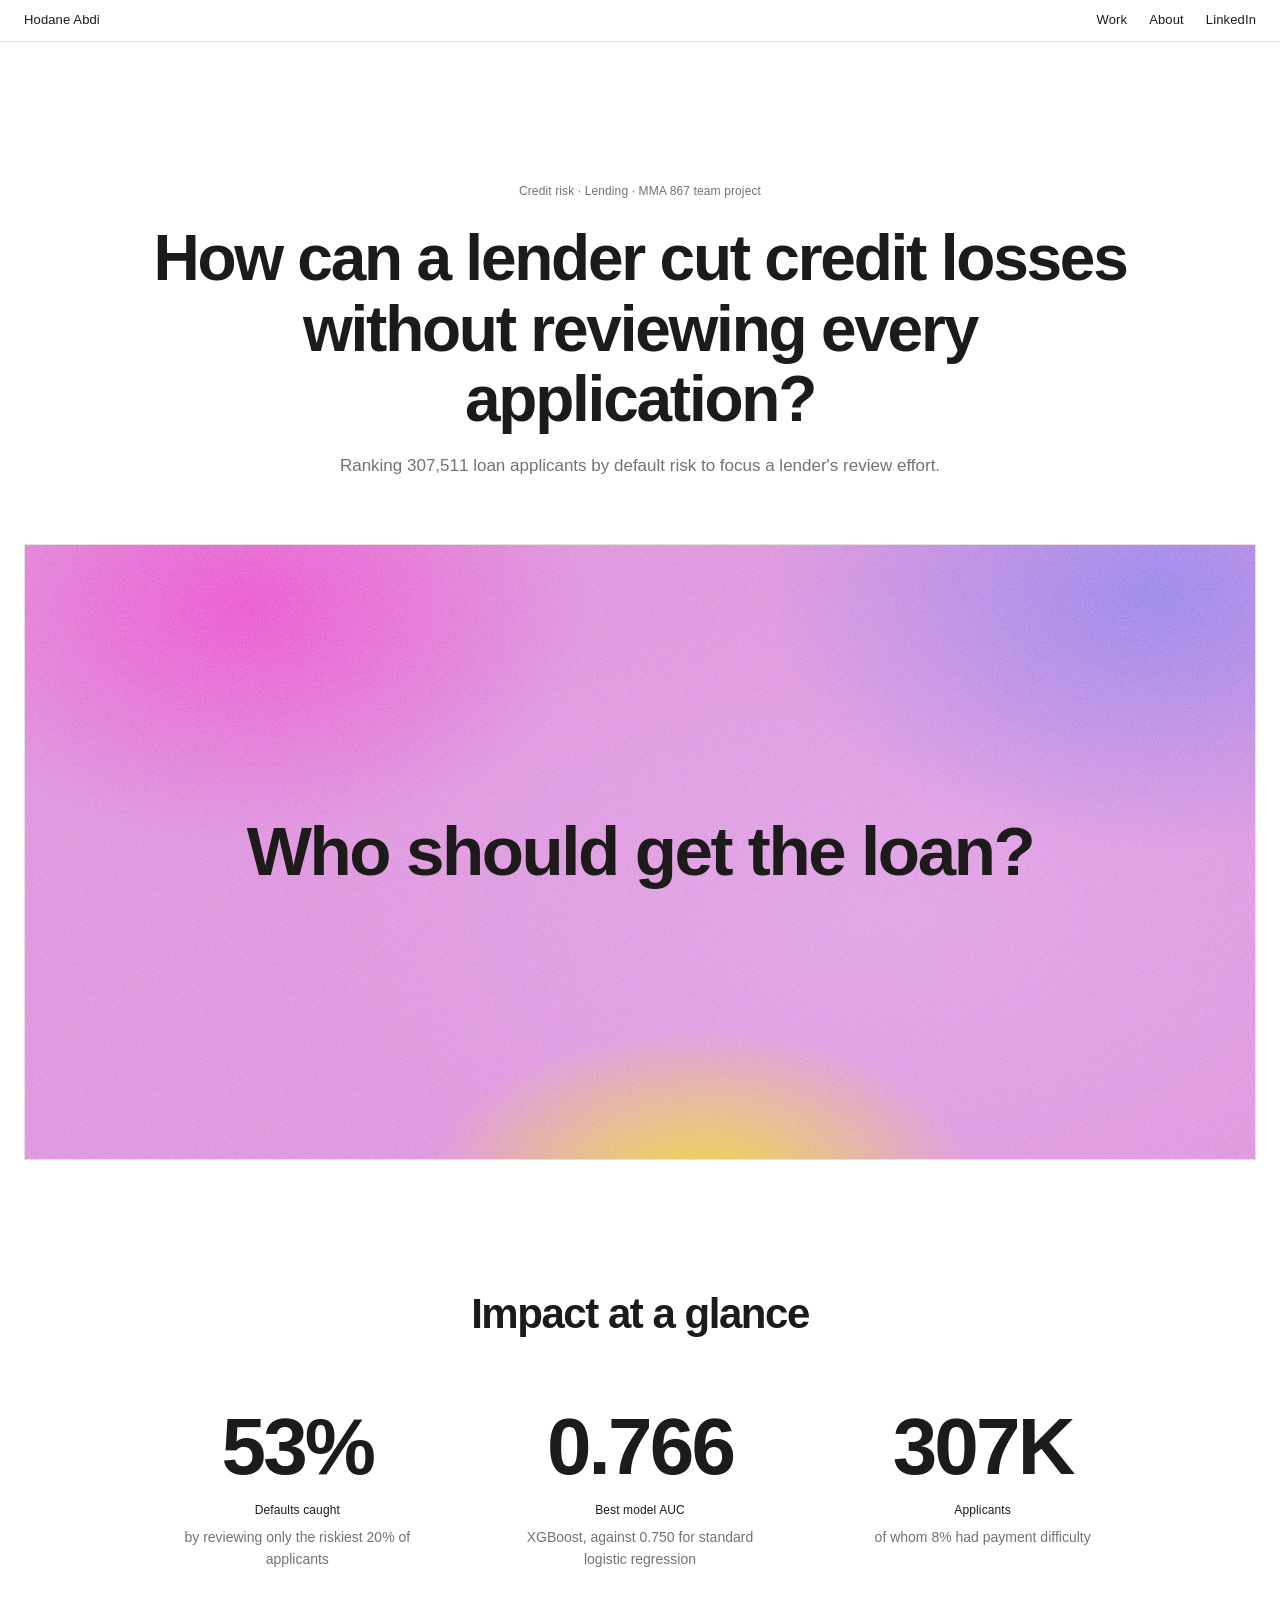
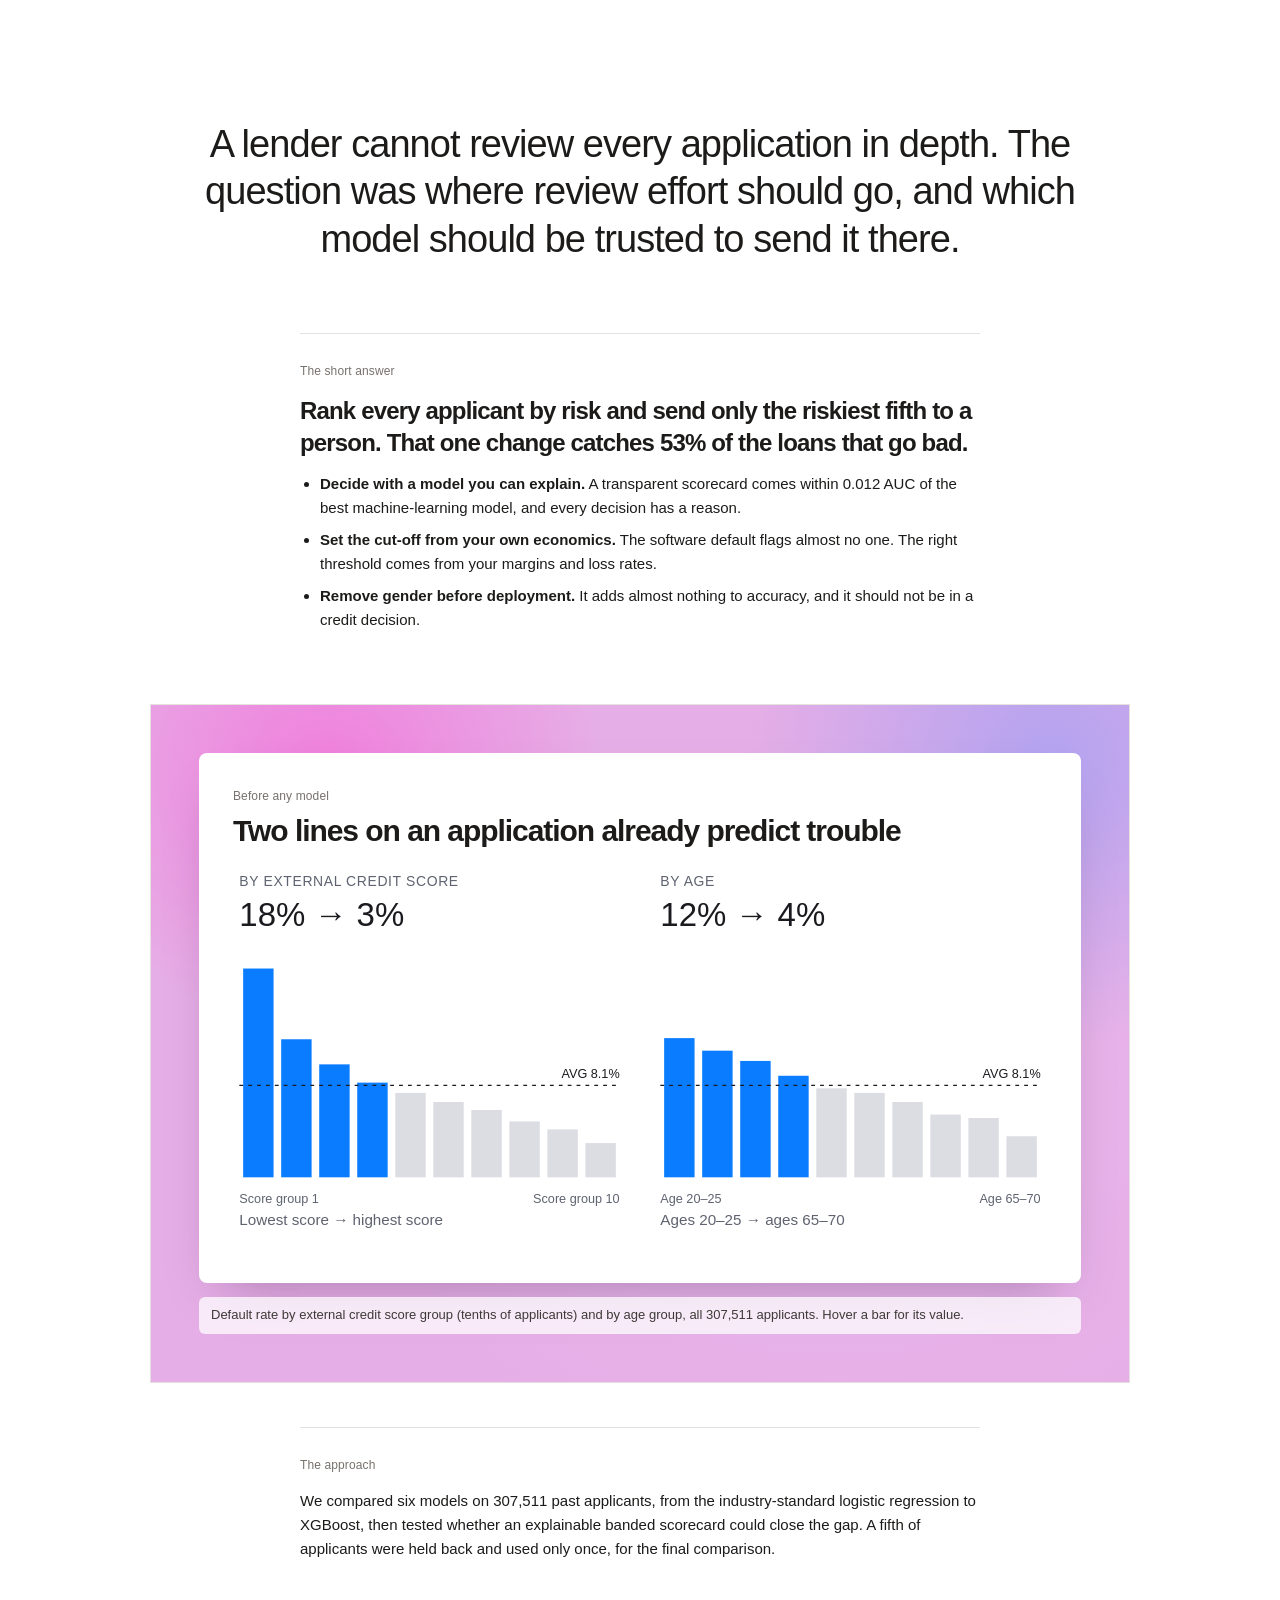
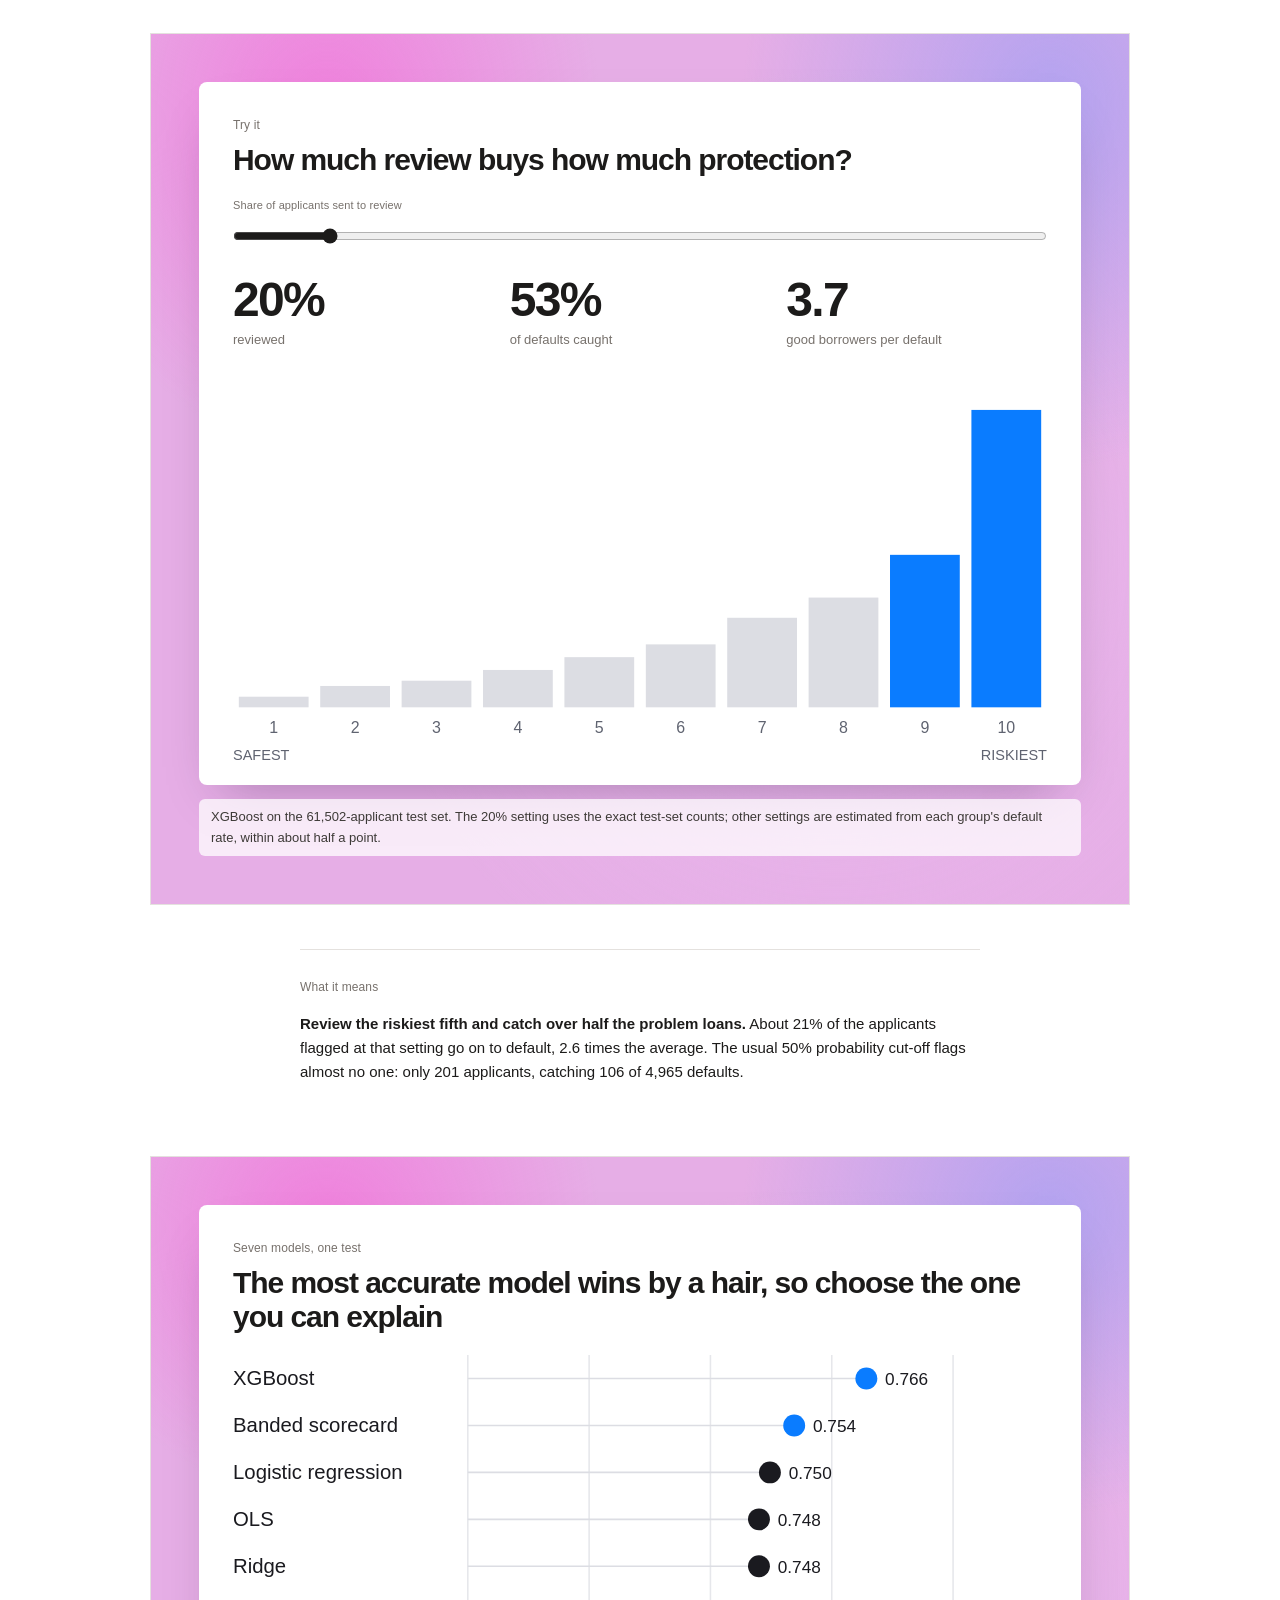
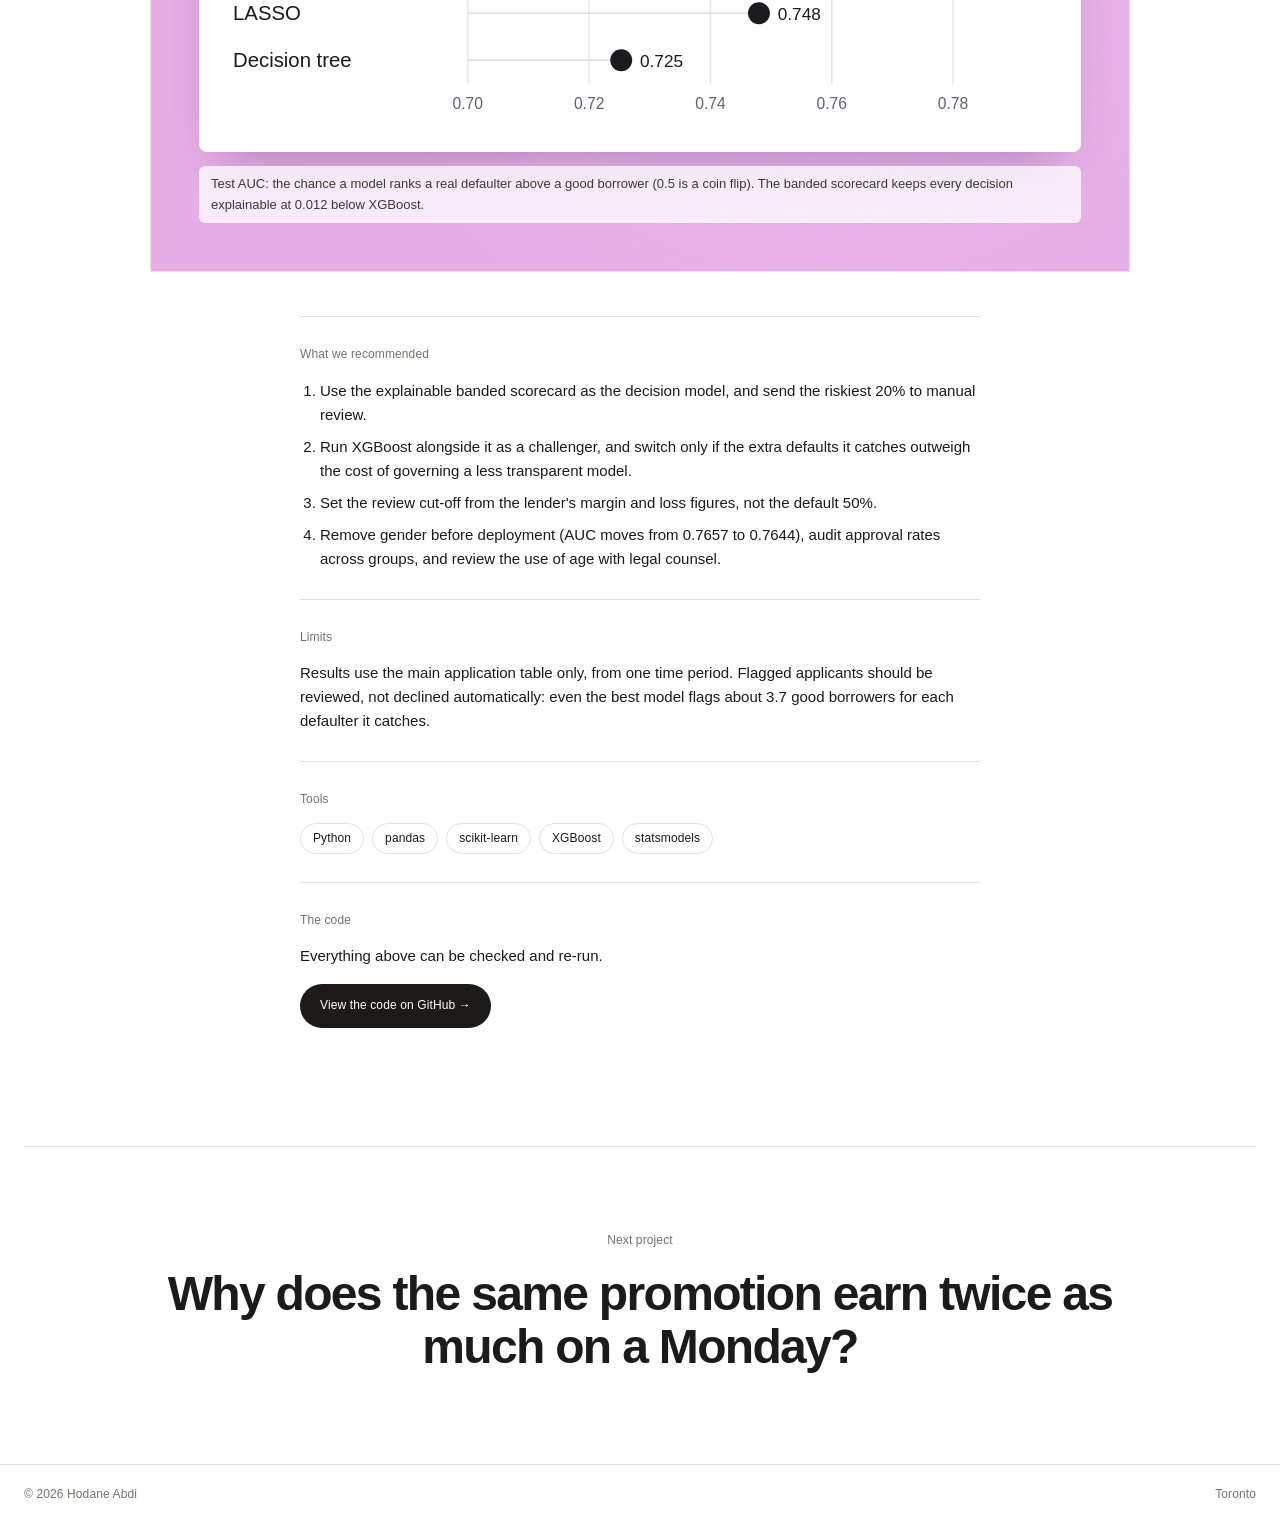
<file: work/loan-default-risk.html>
<!doctype html>
<html lang="en"><head>
<meta charset="utf-8"><meta name="viewport" content="width=device-width,initial-scale=1">
<title>Loan Default Risk Model | Hodane Abdi</title>
<meta name="description" content="Ranking 307,511 loan applicants by default risk to focus a lender&#x27;s review effort.">
<meta property="og:title" content="Loan Default Risk Model | Hodane Abdi"><meta property="og:description" content="Ranking 307,511 loan applicants by default risk to focus a lender&#x27;s review effort.">
<meta property="og:image" content="https://hodaneabdi.github.io/assets/og.png"><meta property="og:type" content="website"><meta name="twitter:card" content="summary_large_image">
<link rel="preload" href="../assets/fonts/tinos.woff2" as="font" type="font/woff2" crossorigin>
<link rel="stylesheet" href="../assets/style.css?v=202611041538">
<link rel="icon" href="data:image/svg+xml,%3Csvg xmlns='http://www.w3.org/2000/svg' viewBox='0 0 32 32'%3E%3Ccircle cx='16' cy='16' r='14' fill='%23f2a2e6'/%3E%3C/svg%3E">
</head><body data-g="g-rose" style="--acc:#0a7cff;--acc-t:#0060d6">
<nav class="nav"><a href="../index.html">Hodane Abdi</a><div class="links"><a href="../index.html#work">Work</a><a href="../index.html#about">About</a><a href="https://www.linkedin.com/in/hodane-abdi/">LinkedIn</a></div></nav>

<main class="wrap">
<header class="cs-head"><p class="mono">Credit risk · Lending · MMA 867 team project</p><h1>How can a lender cut credit losses without reviewing every application?</h1><p class="lede">Ranking 307,511 loan applicants by default risk to focus a lender's review effort.</p></header>
<div class="hero grain g-rose light"><h2>Who should get the loan?</h2></div>
<div class="glance"><h3>Impact at a glance</h3><div class="stats" data-stagger><div class="stat reveal"><div class="num" data-count="53">53%</div><div class="mono">Defaults caught</div><p>by reviewing only the riskiest 20% of applicants</p></div><div class="stat reveal"><div class="num">0.766</div><div class="mono">Best model AUC</div><p>XGBoost, against 0.750 for standard logistic regression</p></div><div class="stat reveal"><div class="num" data-count="307">307K</div><div class="mono">Applicants</div><p>of whom 8% had payment difficulty</p></div></div></div>
<p class="statement reveal">A lender cannot review every application in depth. The question was where review effort should go, and which model should be trusted to send it there.</p>
<div class="body"><section class="reveal"><h4>The short answer</h4><p class="lead-a">Rank every applicant by risk and send only the riskiest fifth to a person. That one change catches 53% of the loans that go bad.</p><ul><li><b>Decide with a model you can explain.</b> A transparent scorecard comes within 0.012 AUC of the best machine-learning model, and every decision has a reason.</li><li><b>Set the cut-off from your own economics.</b> The software default flags almost no one. The right threshold comes from your margins and loss rates.</li><li><b>Remove gender before deployment.</b> It adds almost nothing to accuracy, and it should not be in a credit decision.</li></ul></section></div>
<figure class="viz reveal"><div class="vcard"><div class="vhead"><p class="mono">Before any model</p><h5>Two lines on an application already predict trouble</h5></div>
<div class="duo"><svg viewBox="0 0 310 300" class="chart" role="img" aria-label="Default rate falls from 18% to 3% from the lowest to the highest external credit score group"><text x="5" y="14" font-family="Inter, -apple-system, 'Helvetica Neue', Arial, sans-serif" font-size="11" fill="#5f6370" letter-spacing=".5">BY EXTERNAL CREDIT SCORE</text><rect class="grow" style="--d:0ms" x="8.0" y="79.3" width="24.0" height="164.7" fill="#0a7cff" data-tip="Score group 1: 18.3% defaulted"/><rect class="grow" style="--d:40ms" x="38.0" y="135.1" width="24.0" height="108.9" fill="#0a7cff" data-tip="Score group 2: 12.1% defaulted"/><rect class="grow" style="--d:80ms" x="68.0" y="154.9" width="24.0" height="89.1" fill="#0a7cff" data-tip="Score group 3: 9.9% defaulted"/><rect class="grow" style="--d:120ms" x="98.0" y="169.3" width="24.0" height="74.7" fill="#0a7cff" data-tip="Score group 4: 8.3% defaulted"/><rect class="grow" style="--d:160ms" x="128.0" y="177.4" width="24.0" height="66.6" fill="#dcdde3" data-tip="Score group 5: 7.4% defaulted"/><rect class="grow" style="--d:200ms" x="158.0" y="184.6" width="24.0" height="59.4" fill="#dcdde3" data-tip="Score group 6: 6.6% defaulted"/><rect class="grow" style="--d:240ms" x="188.0" y="190.9" width="24.0" height="53.1" fill="#dcdde3" data-tip="Score group 7: 5.9% defaulted"/><rect class="grow" style="--d:280ms" x="218.0" y="199.9" width="24.0" height="44.1" fill="#dcdde3" data-tip="Score group 8: 4.9% defaulted"/><rect class="grow" style="--d:320ms" x="248.0" y="206.2" width="24.0" height="37.8" fill="#dcdde3" data-tip="Score group 9: 4.2% defaulted"/><rect class="grow" style="--d:360ms" x="278.0" y="217.0" width="24.0" height="27.0" fill="#dcdde3" data-tip="Score group 10: 3.0% defaulted"/><line x1="5" y1="171.4" x2="305" y2="171.4" stroke="#1a1a1f" stroke-dasharray="3 4"/><text x="305" y="165.4" text-anchor="end" font-family="Inter, -apple-system, 'Helvetica Neue', Arial, sans-serif" font-size="10" fill="#1a1a1f">AVG 8.1%</text><text x="5" y="264" font-family="Inter, -apple-system, 'Helvetica Neue', Arial, sans-serif" font-size="10" fill="#5f6370">Score group 1</text><text x="305" y="264" text-anchor="end" font-family="Inter, -apple-system, 'Helvetica Neue', Arial, sans-serif" font-size="10" fill="#5f6370">Score group 10</text><text x="5" y="282" font-family="Inter, -apple-system, 'Helvetica Neue', Arial, sans-serif" font-size="12" fill="#5f6370">Lowest score → highest score</text><text x="5" y="46" font-family="Inter, -apple-system, 'Helvetica Neue', Arial, sans-serif" font-size="26" fill="#1a1a1f">18% → 3%</text></svg><svg viewBox="0 0 310 300" class="chart" role="img" aria-label="Default rate falls from 12% at ages 20 to 25 to 4% at ages 65 to 70"><text x="5" y="14" font-family="Inter, -apple-system, 'Helvetica Neue', Arial, sans-serif" font-size="11" fill="#5f6370" letter-spacing=".5">BY AGE</text><rect class="grow" style="--d:0ms" x="8.0" y="134.2" width="24.0" height="109.8" fill="#0a7cff" data-tip="Age 20–25: 12.2% defaulted"/><rect class="grow" style="--d:40ms" x="38.0" y="144.1" width="24.0" height="99.9" fill="#0a7cff" data-tip="Age 25–30: 11.1% defaulted"/><rect class="grow" style="--d:80ms" x="68.0" y="152.2" width="24.0" height="91.8" fill="#0a7cff" data-tip="Age 30–35: 10.2% defaulted"/><rect class="grow" style="--d:120ms" x="98.0" y="163.9" width="24.0" height="80.1" fill="#0a7cff" data-tip="Age 35–40: 8.9% defaulted"/><rect class="grow" style="--d:160ms" x="128.0" y="173.8" width="24.0" height="70.2" fill="#dcdde3" data-tip="Age 40–45: 7.8% defaulted"/><rect class="grow" style="--d:200ms" x="158.0" y="177.4" width="24.0" height="66.6" fill="#dcdde3" data-tip="Age 45–50: 7.4% defaulted"/><rect class="grow" style="--d:240ms" x="188.0" y="184.6" width="24.0" height="59.4" fill="#dcdde3" data-tip="Age 50–55: 6.6% defaulted"/><rect class="grow" style="--d:280ms" x="218.0" y="194.5" width="24.0" height="49.5" fill="#dcdde3" data-tip="Age 55–60: 5.5% defaulted"/><rect class="grow" style="--d:320ms" x="248.0" y="197.2" width="24.0" height="46.8" fill="#dcdde3" data-tip="Age 60–65: 5.2% defaulted"/><rect class="grow" style="--d:360ms" x="278.0" y="211.6" width="24.0" height="32.4" fill="#dcdde3" data-tip="Age 65–70: 3.6% defaulted"/><line x1="5" y1="171.4" x2="305" y2="171.4" stroke="#1a1a1f" stroke-dasharray="3 4"/><text x="305" y="165.4" text-anchor="end" font-family="Inter, -apple-system, 'Helvetica Neue', Arial, sans-serif" font-size="10" fill="#1a1a1f">AVG 8.1%</text><text x="5" y="264" font-family="Inter, -apple-system, 'Helvetica Neue', Arial, sans-serif" font-size="10" fill="#5f6370">Age 20–25</text><text x="305" y="264" text-anchor="end" font-family="Inter, -apple-system, 'Helvetica Neue', Arial, sans-serif" font-size="10" fill="#5f6370">Age 65–70</text><text x="5" y="282" font-family="Inter, -apple-system, 'Helvetica Neue', Arial, sans-serif" font-size="12" fill="#5f6370">Ages 20–25 → ages 65–70</text><text x="5" y="46" font-family="Inter, -apple-system, 'Helvetica Neue', Arial, sans-serif" font-size="26" fill="#1a1a1f">12% → 4%</text></svg></div></div><figcaption>Default rate by external credit score group (tenths of applicants) and by age group, all 307,511 applicants. Hover a bar for its value.</figcaption></figure><div class="body"><section class="reveal"><h4>The approach</h4><p>We compared six models on 307,511 past applicants, from the industry-standard logistic regression to XGBoost, then tested whether an explainable banded scorecard could close the gap. A fifth of applicants were held back and used only once, for the final comparison.</p></section></div><figure class="viz reveal"><div class="vcard"><div class="vhead"><p class="mono">Try it</p><h5>How much review buys how much protection?</h5></div>
<div class="ctl"><label for="hcK" class="mono">Share of applicants sent to review</label>
<input type="range" id="hcK" min="1" max="10" step="1" value="2" aria-describedby="hcOut">
<div class="readout" id="hcOut"><div><span class="big" id="hcPct">20%</span><span class="mono">reviewed</span></div><div><span class="big" id="hcCaught">53%</span><span class="mono">of defaults caught</span></div><div><span class="big" id="hcGood">3.7</span><span class="mono">good borrowers per default</span></div></div></div>
<script>window.HC={"r": [1.0, 2.0, 2.5, 3.5, 4.7, 5.9, 8.4, 10.3, 14.3, 27.9], "per": 6150.2, "total": 4965, "exact": {"2": [2610, 9691]}};</script><svg viewBox="0 0 560 260" class="chart" role="img" aria-label="Actual default rate by predicted risk group, 1 safest to 10 riskiest"><rect class="dec" data-i="0" x="4.0" y="222.7" width="48.0" height="7.3" fill="#dcdde3" data-tip="Risk group 1: 1.0% defaulted"/><text x="28.0" y="248" text-anchor="middle" font-family="Inter, -apple-system, 'Helvetica Neue', Arial, sans-serif" font-size="11" fill="#5f6370">1</text><rect class="dec" data-i="1" x="60.0" y="215.3" width="48.0" height="14.7" fill="#dcdde3" data-tip="Risk group 2: 2.0% defaulted"/><text x="84.0" y="248" text-anchor="middle" font-family="Inter, -apple-system, 'Helvetica Neue', Arial, sans-serif" font-size="11" fill="#5f6370">2</text><rect class="dec" data-i="2" x="116.0" y="211.7" width="48.0" height="18.3" fill="#dcdde3" data-tip="Risk group 3: 2.5% defaulted"/><text x="140.0" y="248" text-anchor="middle" font-family="Inter, -apple-system, 'Helvetica Neue', Arial, sans-serif" font-size="11" fill="#5f6370">3</text><rect class="dec" data-i="3" x="172.0" y="204.3" width="48.0" height="25.7" fill="#dcdde3" data-tip="Risk group 4: 3.5% defaulted"/><text x="196.0" y="248" text-anchor="middle" font-family="Inter, -apple-system, 'Helvetica Neue', Arial, sans-serif" font-size="11" fill="#5f6370">4</text><rect class="dec" data-i="4" x="228.0" y="195.5" width="48.0" height="34.5" fill="#dcdde3" data-tip="Risk group 5: 4.7% defaulted"/><text x="252.0" y="248" text-anchor="middle" font-family="Inter, -apple-system, 'Helvetica Neue', Arial, sans-serif" font-size="11" fill="#5f6370">5</text><rect class="dec" data-i="5" x="284.0" y="186.7" width="48.0" height="43.3" fill="#dcdde3" data-tip="Risk group 6: 5.9% defaulted"/><text x="308.0" y="248" text-anchor="middle" font-family="Inter, -apple-system, 'Helvetica Neue', Arial, sans-serif" font-size="11" fill="#5f6370">6</text><rect class="dec" data-i="6" x="340.0" y="168.4" width="48.0" height="61.6" fill="#dcdde3" data-tip="Risk group 7: 8.4% defaulted"/><text x="364.0" y="248" text-anchor="middle" font-family="Inter, -apple-system, 'Helvetica Neue', Arial, sans-serif" font-size="11" fill="#5f6370">7</text><rect class="dec" data-i="7" x="396.0" y="154.5" width="48.0" height="75.5" fill="#dcdde3" data-tip="Risk group 8: 10.3% defaulted"/><text x="420.0" y="248" text-anchor="middle" font-family="Inter, -apple-system, 'Helvetica Neue', Arial, sans-serif" font-size="11" fill="#5f6370">8</text><rect class="dec" data-i="8" x="452.0" y="125.1" width="48.0" height="104.9" fill="#dcdde3" data-tip="Risk group 9: 14.3% defaulted"/><text x="476.0" y="248" text-anchor="middle" font-family="Inter, -apple-system, 'Helvetica Neue', Arial, sans-serif" font-size="11" fill="#5f6370">9</text><rect class="dec" data-i="9" x="508.0" y="25.4" width="48.0" height="204.6" fill="#dcdde3" data-tip="Risk group 10: 27.9% defaulted"/><text x="532.0" y="248" text-anchor="middle" font-family="Inter, -apple-system, 'Helvetica Neue', Arial, sans-serif" font-size="11" fill="#5f6370">10</text><text x="0" y="266" font-family="Inter, -apple-system, 'Helvetica Neue', Arial, sans-serif" font-size="10" fill="#5f6370">SAFEST</text><text x="560" y="266" text-anchor="end" font-family="Inter, -apple-system, 'Helvetica Neue', Arial, sans-serif" font-size="10" fill="#5f6370">RISKIEST</text></svg></div><figcaption>XGBoost on the 61,502-applicant test set. The 20% setting uses the exact test-set counts; other settings are estimated from each group's default rate, within about half a point.</figcaption></figure><div class="body"><section class="reveal"><h4>What it means</h4><p><span class='lead'>Review the riskiest fifth and catch over half the problem loans.</span> About 21% of the applicants flagged at that setting go on to default, 2.6 times the average. The usual 50% probability cut-off flags almost no one: only 201 applicants, catching 106 of 4,965 defaults.</p></section></div><figure class="viz reveal"><div class="vcard"><div class="vhead"><p class="mono">Seven models, one test</p><h5>The most accurate model wins by a hair, so choose the one you can explain</h5></div>
<svg viewBox="0 0 520 232" class="chart" role="img" aria-label="Test AUC by model"><line x1="150.0" y1="0" x2="150.0" y2="210" stroke="#e6e7eb"/><text x="150.0" y="226" text-anchor="middle" font-family="Inter, -apple-system, 'Helvetica Neue', Arial, sans-serif" font-size="10" fill="#5f6370">0.70</text><line x1="227.5" y1="0" x2="227.5" y2="210" stroke="#e6e7eb"/><text x="227.5" y="226" text-anchor="middle" font-family="Inter, -apple-system, 'Helvetica Neue', Arial, sans-serif" font-size="10" fill="#5f6370">0.72</text><line x1="305.0" y1="0" x2="305.0" y2="210" stroke="#e6e7eb"/><text x="305.0" y="226" text-anchor="middle" font-family="Inter, -apple-system, 'Helvetica Neue', Arial, sans-serif" font-size="10" fill="#5f6370">0.74</text><line x1="382.5" y1="0" x2="382.5" y2="210" stroke="#e6e7eb"/><text x="382.5" y="226" text-anchor="middle" font-family="Inter, -apple-system, 'Helvetica Neue', Arial, sans-serif" font-size="10" fill="#5f6370">0.76</text><line x1="460.0" y1="0" x2="460.0" y2="210" stroke="#e6e7eb"/><text x="460.0" y="226" text-anchor="middle" font-family="Inter, -apple-system, 'Helvetica Neue', Arial, sans-serif" font-size="10" fill="#5f6370">0.78</text><text x="0" y="19.0" font-family="Inter, -apple-system, 'Helvetica Neue', Arial, sans-serif" font-size="13" fill="#1a1a1f">XGBoost</text><line x1="150.0" y1="15.0" x2="404.6" y2="15.0" stroke="#dcdde3"/><circle class="pop" style="--d:0ms" cx="404.6" cy="15.0" r="7" fill="#0a7cff" data-tip="XGBoost: AUC 0.7657"/><text x="416.6" y="19.0" font-family="Inter, -apple-system, 'Helvetica Neue', Arial, sans-serif" font-size="11" fill="#1a1a1f">0.766</text><text x="0" y="49.0" font-family="Inter, -apple-system, 'Helvetica Neue', Arial, sans-serif" font-size="13" fill="#1a1a1f">Banded scorecard</text><line x1="150.0" y1="45.0" x2="358.5" y2="45.0" stroke="#dcdde3"/><circle class="pop" style="--d:60ms" cx="358.5" cy="45.0" r="7" fill="#0a7cff" data-tip="Banded scorecard: AUC 0.7538"/><text x="370.5" y="49.0" font-family="Inter, -apple-system, 'Helvetica Neue', Arial, sans-serif" font-size="11" fill="#1a1a1f">0.754</text><text x="0" y="79.0" font-family="Inter, -apple-system, 'Helvetica Neue', Arial, sans-serif" font-size="13" fill="#1a1a1f">Logistic regression</text><line x1="150.0" y1="75.0" x2="343.0" y2="75.0" stroke="#dcdde3"/><circle class="pop" style="--d:120ms" cx="343.0" cy="75.0" r="7" fill="#1a1a1f" data-tip="Logistic regression: AUC 0.7498"/><text x="355.0" y="79.0" font-family="Inter, -apple-system, 'Helvetica Neue', Arial, sans-serif" font-size="11" fill="#1a1a1f">0.750</text><text x="0" y="109.0" font-family="Inter, -apple-system, 'Helvetica Neue', Arial, sans-serif" font-size="13" fill="#1a1a1f">OLS</text><line x1="150.0" y1="105.0" x2="336.0" y2="105.0" stroke="#dcdde3"/><circle class="pop" style="--d:180ms" cx="336.0" cy="105.0" r="7" fill="#1a1a1f" data-tip="OLS: AUC 0.7480"/><text x="348.0" y="109.0" font-family="Inter, -apple-system, 'Helvetica Neue', Arial, sans-serif" font-size="11" fill="#1a1a1f">0.748</text><text x="0" y="139.0" font-family="Inter, -apple-system, 'Helvetica Neue', Arial, sans-serif" font-size="13" fill="#1a1a1f">Ridge</text><line x1="150.0" y1="135.0" x2="336.0" y2="135.0" stroke="#dcdde3"/><circle class="pop" style="--d:240ms" cx="336.0" cy="135.0" r="7" fill="#1a1a1f" data-tip="Ridge: AUC 0.7480"/><text x="348.0" y="139.0" font-family="Inter, -apple-system, 'Helvetica Neue', Arial, sans-serif" font-size="11" fill="#1a1a1f">0.748</text><text x="0" y="169.0" font-family="Inter, -apple-system, 'Helvetica Neue', Arial, sans-serif" font-size="13" fill="#1a1a1f">LASSO</text><line x1="150.0" y1="165.0" x2="336.0" y2="165.0" stroke="#dcdde3"/><circle class="pop" style="--d:300ms" cx="336.0" cy="165.0" r="7" fill="#1a1a1f" data-tip="LASSO: AUC 0.7480"/><text x="348.0" y="169.0" font-family="Inter, -apple-system, 'Helvetica Neue', Arial, sans-serif" font-size="11" fill="#1a1a1f">0.748</text><text x="0" y="199.0" font-family="Inter, -apple-system, 'Helvetica Neue', Arial, sans-serif" font-size="13" fill="#1a1a1f">Decision tree</text><line x1="150.0" y1="195.0" x2="248.0" y2="195.0" stroke="#dcdde3"/><circle class="pop" style="--d:360ms" cx="248.0" cy="195.0" r="7" fill="#1a1a1f" data-tip="Decision tree: AUC 0.7253"/><text x="260.0" y="199.0" font-family="Inter, -apple-system, 'Helvetica Neue', Arial, sans-serif" font-size="11" fill="#1a1a1f">0.725</text></svg></div><figcaption>Test AUC: the chance a model ranks a real defaulter above a good borrower (0.5 is a coin flip). The banded scorecard keeps every decision explainable at 0.012 below XGBoost.</figcaption></figure><div class="body"><section class="reveal"><h4>What we recommended</h4><ol><li>Use the explainable banded scorecard as the decision model, and send the riskiest 20% to manual review.</li><li>Run XGBoost alongside it as a challenger, and switch only if the extra defaults it catches outweigh the cost of governing a less transparent model.</li><li>Set the review cut-off from the lender's margin and loss figures, not the default 50%.</li><li>Remove gender before deployment (AUC moves from 0.7657 to 0.7644), audit approval rates across groups, and review the use of age with legal counsel.</li></ol></section></div><div class="body"><section class="reveal"><h4>Limits</h4><p>Results use the main application table only, from one time period. Flagged applicants should be reviewed, not declined automatically: even the best model flags about 3.7 good borrowers for each defaulter it catches.</p></section></div><div class="body"><section class="reveal"><h4>Tools</h4><div class='chips'><span>Python</span><span>pandas</span><span>scikit-learn</span><span>XGBoost</span><span>statsmodels</span></div></section></div>
<div class="body"><section class="reveal"><h4>The code</h4><p>Everything above can be checked and re-run.</p><p style="margin-top:16px"><a class="cta" href="https://github.com/hodaneabdi/analytics-portfolio/tree/main/home-credit-default-risk">View the code on GitHub →</a></p></section></div>
<a class="next" href="retail-sales-forecast.html"><span class="mono">Next project</span><div class="t">Why does the same promotion earn twice as much on a Monday?</div></a>
</main>
<footer class="mono"><span>© 2026 Hodane Abdi</span><span>Toronto</span></footer>
<div class="tip" id="tip" role="status" aria-live="polite"></div>
<script src="../assets/site.js?v=202611041538"></script>
</body></html>
</file>
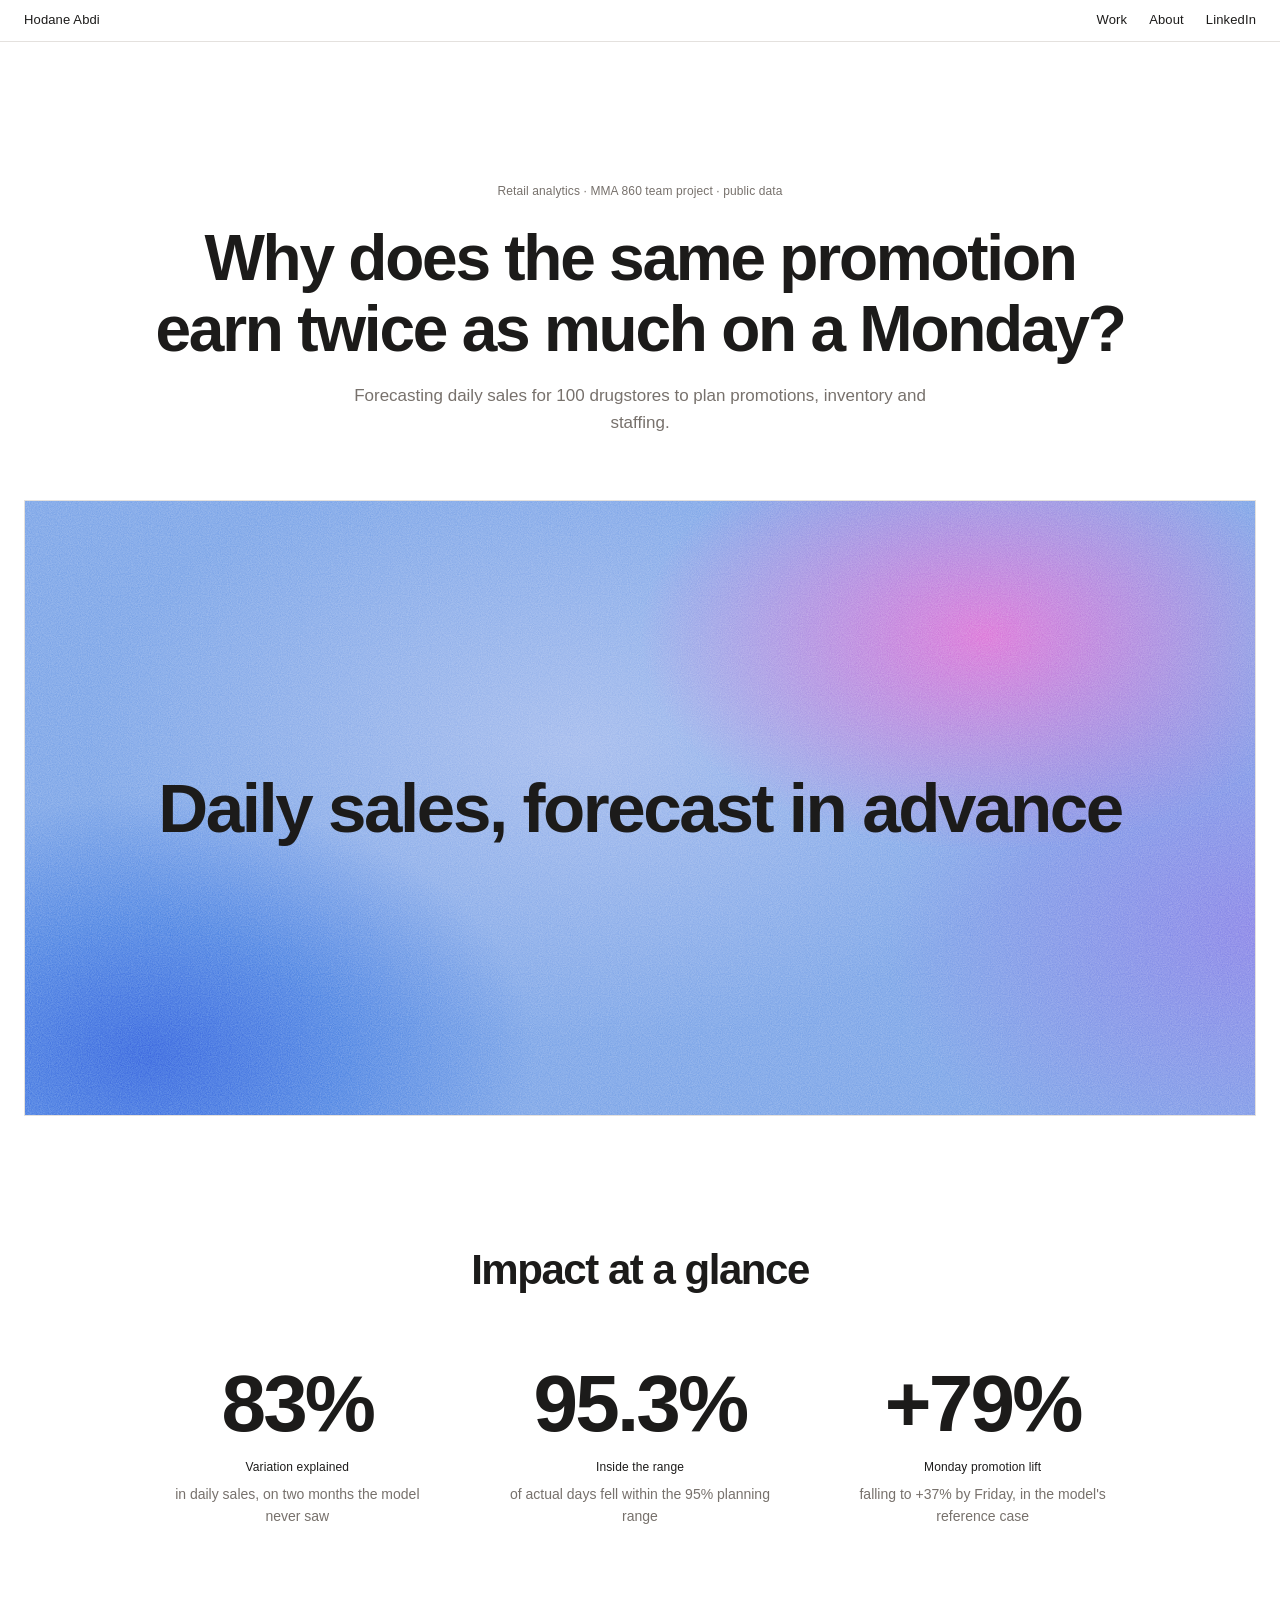
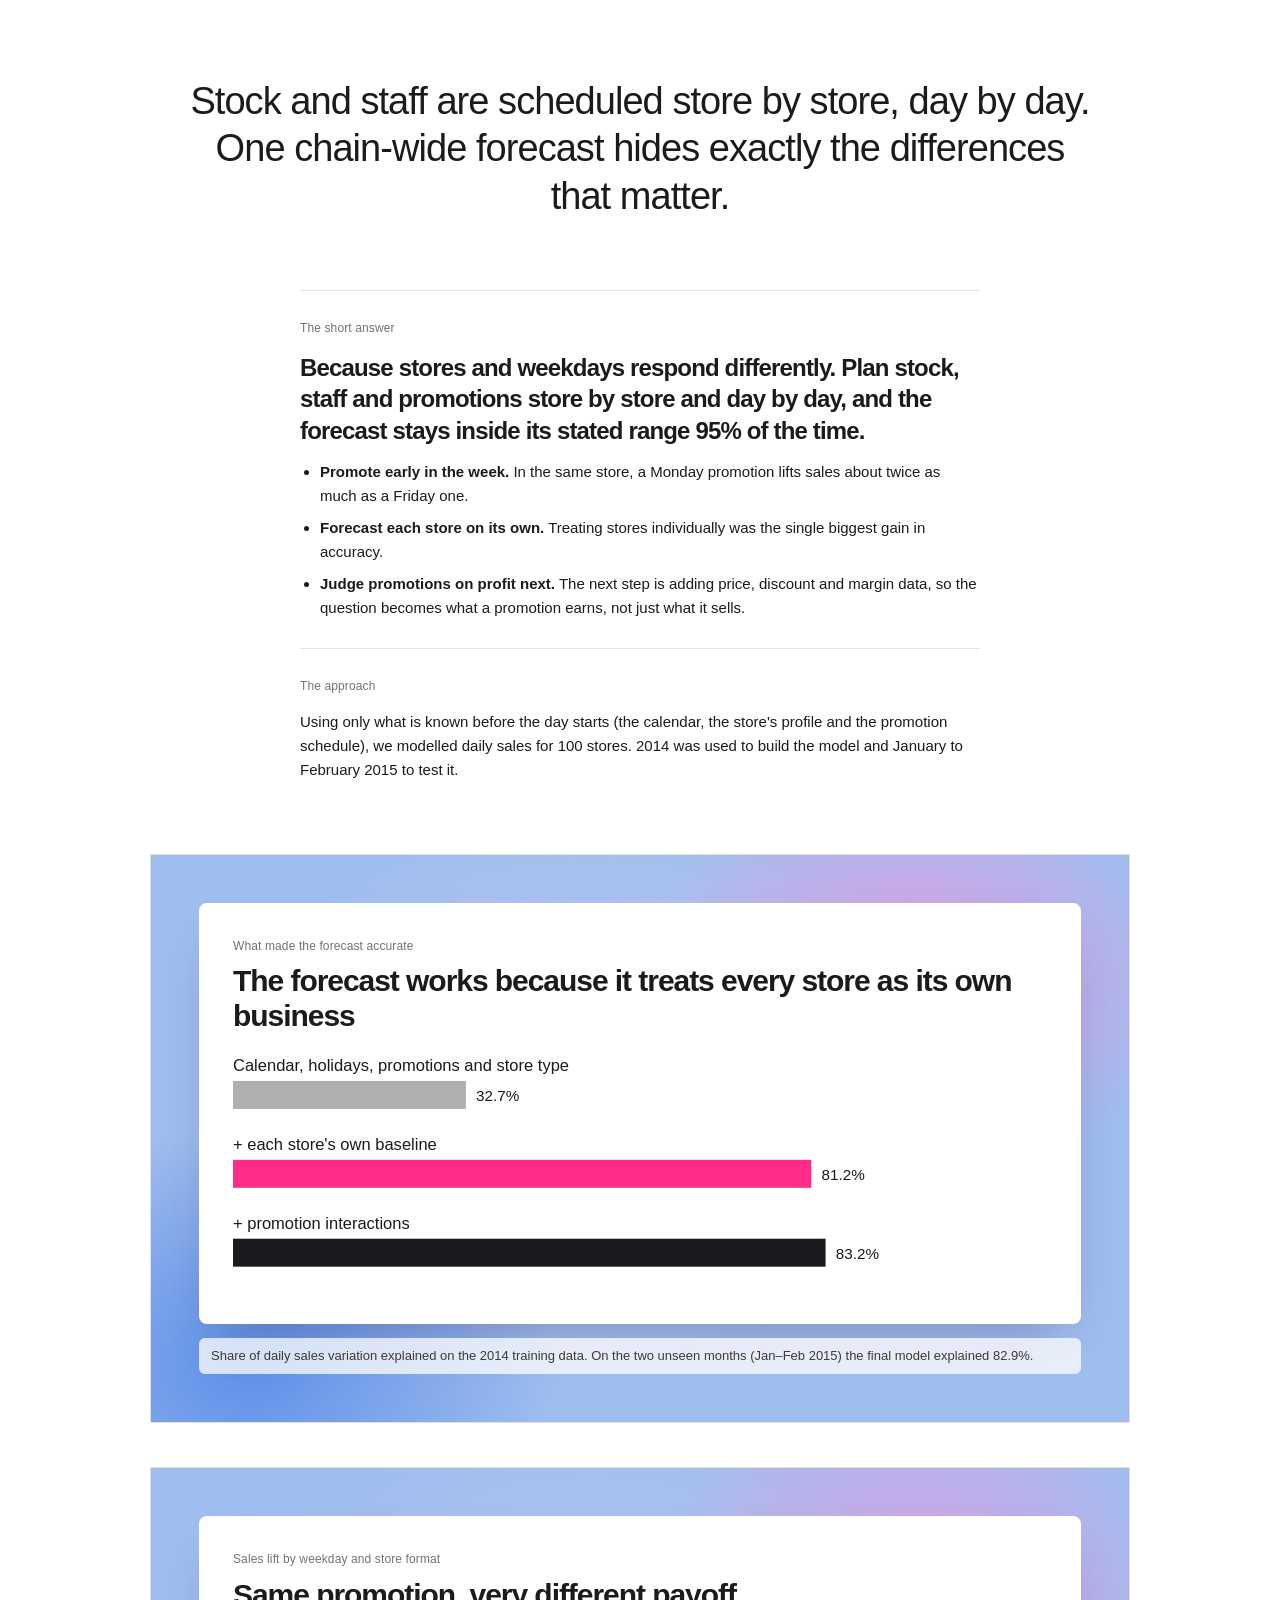
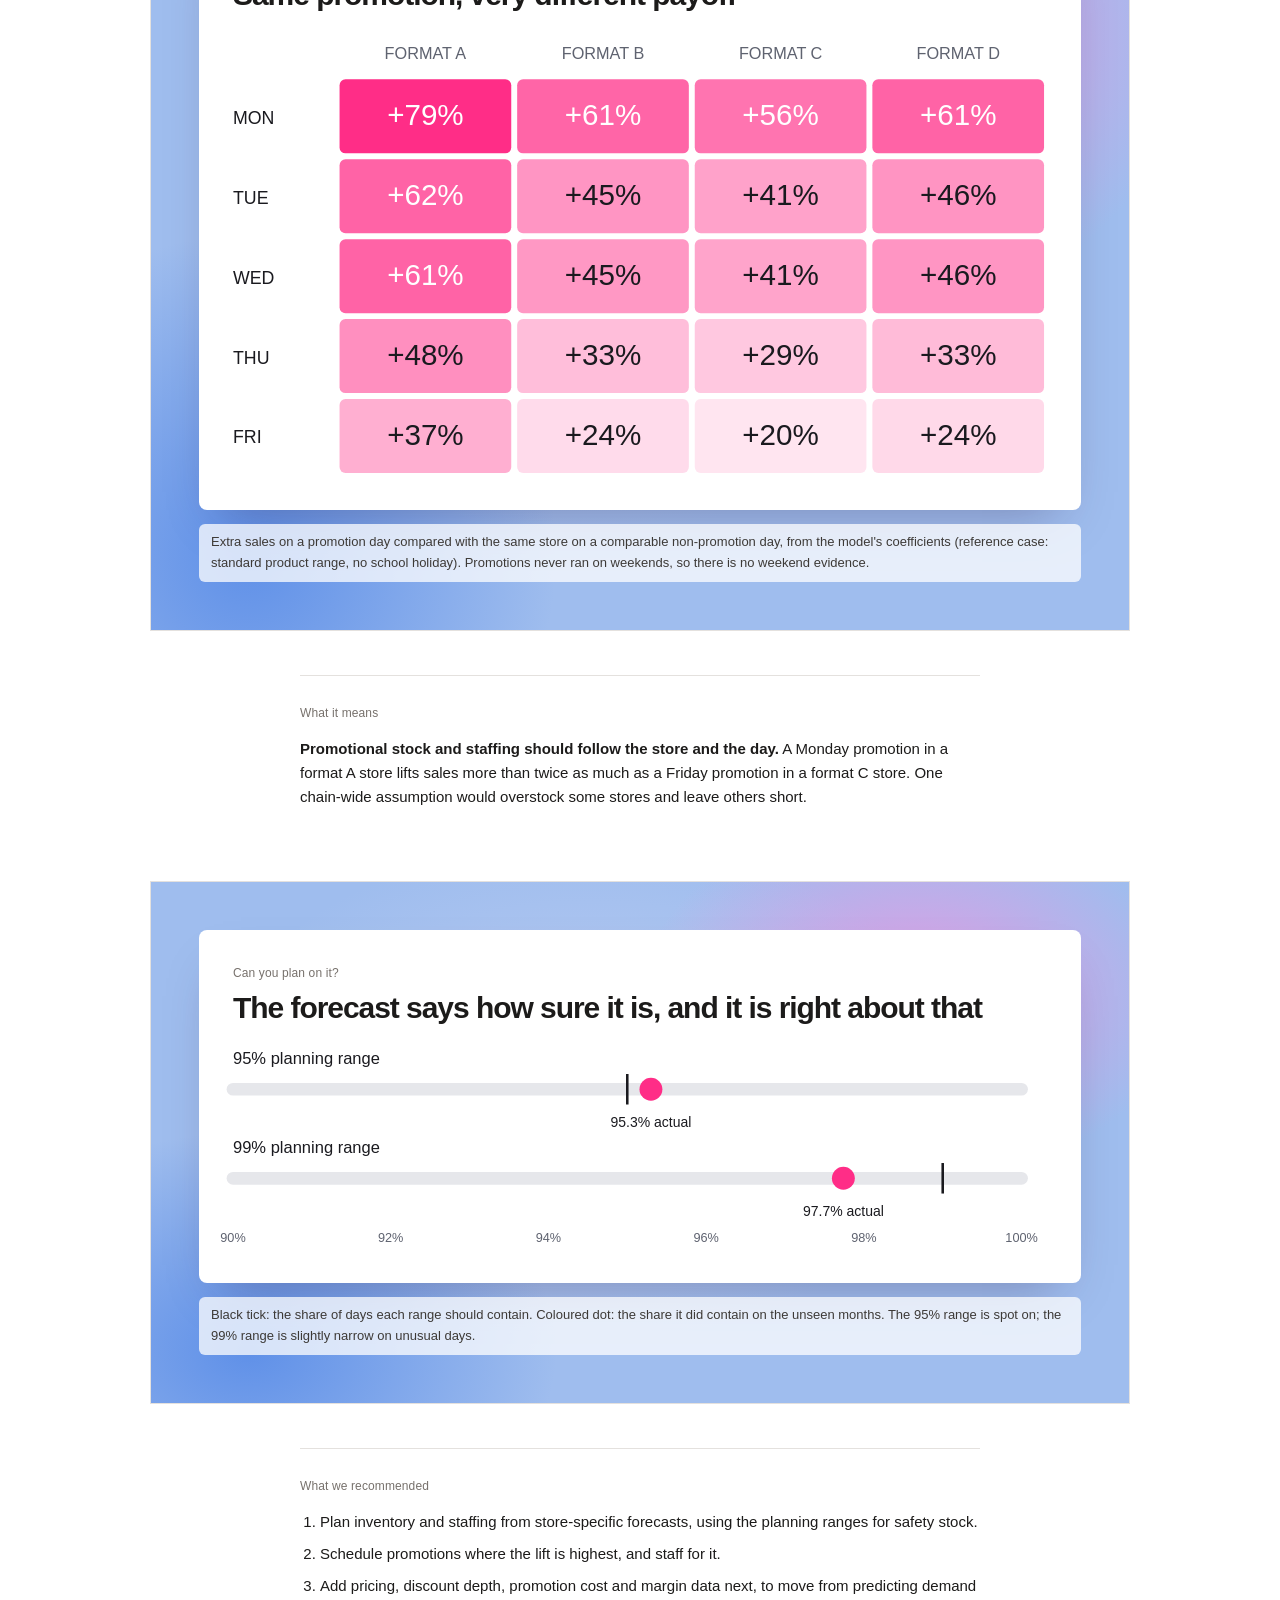
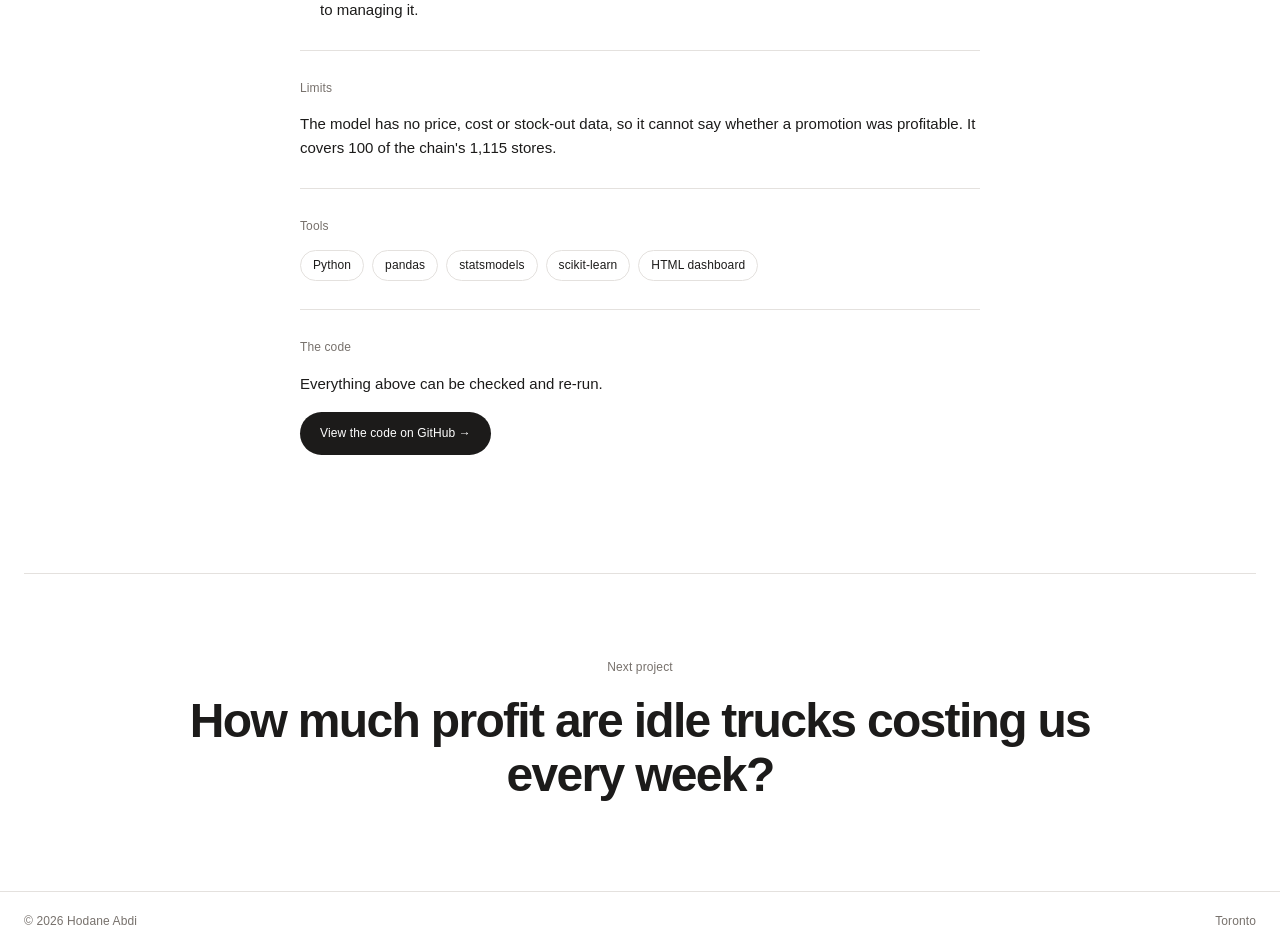
<file: work/retail-sales-forecast.html>
<!doctype html>
<html lang="en"><head>
<meta charset="utf-8"><meta name="viewport" content="width=device-width,initial-scale=1">
<title>Retail Sales Forecasting | Hodane Abdi</title>
<meta name="description" content="Forecasting daily sales for 100 drugstores to plan promotions, inventory and staffing.">
<meta property="og:title" content="Retail Sales Forecasting | Hodane Abdi"><meta property="og:description" content="Forecasting daily sales for 100 drugstores to plan promotions, inventory and staffing.">
<meta property="og:image" content="https://hodaneabdi.github.io/assets/og.png"><meta property="og:type" content="website"><meta name="twitter:card" content="summary_large_image">
<link rel="preload" href="../assets/fonts/tinos.woff2" as="font" type="font/woff2" crossorigin>
<link rel="stylesheet" href="../assets/style.css?v=202611041538">
<link rel="icon" href="data:image/svg+xml,%3Csvg xmlns='http://www.w3.org/2000/svg' viewBox='0 0 32 32'%3E%3Ccircle cx='16' cy='16' r='14' fill='%23f2a2e6'/%3E%3C/svg%3E">
</head><body data-g="g-sky" style="--acc:#ff2d87;--acc-t:#d6186b">
<nav class="nav"><a href="../index.html">Hodane Abdi</a><div class="links"><a href="../index.html#work">Work</a><a href="../index.html#about">About</a><a href="https://www.linkedin.com/in/hodane-abdi/">LinkedIn</a></div></nav>

<main class="wrap">
<header class="cs-head"><p class="mono">Retail analytics · MMA 860 team project · public data</p><h1>Why does the same promotion earn twice as much on a Monday?</h1><p class="lede">Forecasting daily sales for 100 drugstores to plan promotions, inventory and staffing.</p></header>
<div class="hero grain g-sky light"><h2>Daily sales, forecast in advance</h2></div>
<div class="glance"><h3>Impact at a glance</h3><div class="stats" data-stagger><div class="stat reveal"><div class="num" data-count="83">83%</div><div class="mono">Variation explained</div><p>in daily sales, on two months the model never saw</p></div><div class="stat reveal"><div class="num">95.3%</div><div class="mono">Inside the range</div><p>of actual days fell within the 95% planning range</p></div><div class="stat reveal"><div class="num" data-count="79">+79%</div><div class="mono">Monday promotion lift</div><p>falling to +37% by Friday, in the model's reference case</p></div></div></div>
<p class="statement reveal">Stock and staff are scheduled store by store, day by day. One chain-wide forecast hides exactly the differences that matter.</p>
<div class="body"><section class="reveal"><h4>The short answer</h4><p class="lead-a">Because stores and weekdays respond differently. Plan stock, staff and promotions store by store and day by day, and the forecast stays inside its stated range 95% of the time.</p><ul><li><b>Promote early in the week.</b> In the same store, a Monday promotion lifts sales about twice as much as a Friday one.</li><li><b>Forecast each store on its own.</b> Treating stores individually was the single biggest gain in accuracy.</li><li><b>Judge promotions on profit next.</b> The next step is adding price, discount and margin data, so the question becomes what a promotion earns, not just what it sells.</li></ul></section></div>
<div class="body"><section class="reveal"><h4>The approach</h4><p>Using only what is known before the day starts (the calendar, the store's profile and the promotion schedule), we modelled daily sales for 100 stores. 2014 was used to build the model and January to February 2015 to test it.</p></section></div><figure class="viz reveal"><div class="vcard"><div class="vhead"><p class="mono">What made the forecast accurate</p><h5>The forecast works because it treats every store as its own business</h5></div>
<svg viewBox="0 0 640 186" class="chart" role="img" aria-label="Share of daily sales variation explained as the model was built up"><text x="0" y="14" font-family="Inter, -apple-system, 'Helvetica Neue', Arial, sans-serif" font-size="13" fill="#1a1a1f">Calendar, holidays, promotions and store type</text><rect class="growx" style="--d:0ms" x="0" y="22" width="183.1" height="22" fill="#1a1a1f" opacity="0.35"/><text x="191.1" y="38" font-family="Inter, -apple-system, 'Helvetica Neue', Arial, sans-serif" font-size="12" fill="#1a1a1f">32.7%</text><text x="0" y="76" font-family="Inter, -apple-system, 'Helvetica Neue', Arial, sans-serif" font-size="13" fill="#1a1a1f">+ each store&#x27;s own baseline</text><rect class="growx" style="--d:120ms" x="0" y="84" width="454.7" height="22" fill="#ff2d87" opacity="1"/><text x="462.7" y="100" font-family="Inter, -apple-system, 'Helvetica Neue', Arial, sans-serif" font-size="12" fill="#1a1a1f">81.2%</text><text x="0" y="138" font-family="Inter, -apple-system, 'Helvetica Neue', Arial, sans-serif" font-size="13" fill="#1a1a1f">+ promotion interactions</text><rect class="growx" style="--d:240ms" x="0" y="146" width="465.9" height="22" fill="#1a1a1f" opacity="1"/><text x="473.9" y="162" font-family="Inter, -apple-system, 'Helvetica Neue', Arial, sans-serif" font-size="12" fill="#1a1a1f">83.2%</text></svg></div><figcaption>Share of daily sales variation explained on the 2014 training data. On the two unseen months (Jan–Feb 2015) the final model explained 82.9%.</figcaption></figure><figure class="viz reveal"><div class="vcard"><div class="vhead"><p class="mono">Sales lift by weekday and store format</p><h5>Same promotion, very different payoff</h5></div>
<svg viewBox="0 0 550 300" class="chart" role="img" aria-label="Promotion sales lift by weekday and store format"><text x="130.0" y="18" text-anchor="middle" font-family="Inter, -apple-system, 'Helvetica Neue', Arial, sans-serif" font-size="11" fill="#5f6370">FORMAT A</text><text x="250.0" y="18" text-anchor="middle" font-family="Inter, -apple-system, 'Helvetica Neue', Arial, sans-serif" font-size="11" fill="#5f6370">FORMAT B</text><text x="370.0" y="18" text-anchor="middle" font-family="Inter, -apple-system, 'Helvetica Neue', Arial, sans-serif" font-size="11" fill="#5f6370">FORMAT C</text><text x="490.0" y="18" text-anchor="middle" font-family="Inter, -apple-system, 'Helvetica Neue', Arial, sans-serif" font-size="11" fill="#5f6370">FORMAT D</text><text x="0" y="62.0" font-family="Inter, -apple-system, 'Helvetica Neue', Arial, sans-serif" font-size="12" fill="#1a1a1f">MON</text><rect class="cell pop" style="--d:0ms" x="72" y="32" width="116" height="50" rx="4" fill="rgba(255,45,135,1.00)" data-tip="Mon, store format A: +78.7% sales on a promotion day"/><text x="130.0" y="63.0" text-anchor="middle" font-family="Inter, -apple-system, 'Helvetica Neue', Arial, sans-serif" font-size="20" fill="#ffffff" pointer-events="none">+79%</text><rect class="cell pop" style="--d:30ms" x="192" y="32" width="116" height="50" rx="4" fill="rgba(255,45,135,0.73)" data-tip="Mon, store format B: +60.7% sales on a promotion day"/><text x="250.0" y="63.0" text-anchor="middle" font-family="Inter, -apple-system, 'Helvetica Neue', Arial, sans-serif" font-size="20" fill="#ffffff" pointer-events="none">+61%</text><rect class="cell pop" style="--d:60ms" x="312" y="32" width="116" height="50" rx="4" fill="rgba(255,45,135,0.66)" data-tip="Mon, store format C: +56.2% sales on a promotion day"/><text x="370.0" y="63.0" text-anchor="middle" font-family="Inter, -apple-system, 'Helvetica Neue', Arial, sans-serif" font-size="20" fill="#ffffff" pointer-events="none">+56%</text><rect class="cell pop" style="--d:90ms" x="432" y="32" width="116" height="50" rx="4" fill="rgba(255,45,135,0.74)" data-tip="Mon, store format D: +61.2% sales on a promotion day"/><text x="490.0" y="63.0" text-anchor="middle" font-family="Inter, -apple-system, 'Helvetica Neue', Arial, sans-serif" font-size="20" fill="#ffffff" pointer-events="none">+61%</text><text x="0" y="116.0" font-family="Inter, -apple-system, 'Helvetica Neue', Arial, sans-serif" font-size="12" fill="#1a1a1f">TUE</text><rect class="cell pop" style="--d:120ms" x="72" y="86" width="116" height="50" rx="4" fill="rgba(255,45,135,0.74)" data-tip="Tue, store format A: +61.7% sales on a promotion day"/><text x="130.0" y="117.0" text-anchor="middle" font-family="Inter, -apple-system, 'Helvetica Neue', Arial, sans-serif" font-size="20" fill="#ffffff" pointer-events="none">+62%</text><rect class="cell pop" style="--d:150ms" x="192" y="86" width="116" height="50" rx="4" fill="rgba(255,45,135,0.50)" data-tip="Tue, store format B: +45.4% sales on a promotion day"/><text x="250.0" y="117.0" text-anchor="middle" font-family="Inter, -apple-system, 'Helvetica Neue', Arial, sans-serif" font-size="20" fill="#1a1a1f" pointer-events="none">+45%</text><rect class="cell pop" style="--d:180ms" x="312" y="86" width="116" height="50" rx="4" fill="rgba(255,45,135,0.44)" data-tip="Tue, store format C: +41.4% sales on a promotion day"/><text x="370.0" y="117.0" text-anchor="middle" font-family="Inter, -apple-system, 'Helvetica Neue', Arial, sans-serif" font-size="20" fill="#1a1a1f" pointer-events="none">+41%</text><rect class="cell pop" style="--d:210ms" x="432" y="86" width="116" height="50" rx="4" fill="rgba(255,45,135,0.51)" data-tip="Tue, store format D: +45.9% sales on a promotion day"/><text x="490.0" y="117.0" text-anchor="middle" font-family="Inter, -apple-system, 'Helvetica Neue', Arial, sans-serif" font-size="20" fill="#1a1a1f" pointer-events="none">+46%</text><text x="0" y="170.0" font-family="Inter, -apple-system, 'Helvetica Neue', Arial, sans-serif" font-size="12" fill="#1a1a1f">WED</text><rect class="cell pop" style="--d:240ms" x="72" y="140" width="116" height="50" rx="4" fill="rgba(255,45,135,0.74)" data-tip="Wed, store format A: +61.3% sales on a promotion day"/><text x="130.0" y="171.0" text-anchor="middle" font-family="Inter, -apple-system, 'Helvetica Neue', Arial, sans-serif" font-size="20" fill="#ffffff" pointer-events="none">+61%</text><rect class="cell pop" style="--d:270ms" x="192" y="140" width="116" height="50" rx="4" fill="rgba(255,45,135,0.49)" data-tip="Wed, store format B: +45.0% sales on a promotion day"/><text x="250.0" y="171.0" text-anchor="middle" font-family="Inter, -apple-system, 'Helvetica Neue', Arial, sans-serif" font-size="20" fill="#1a1a1f" pointer-events="none">+45%</text><rect class="cell pop" style="--d:300ms" x="312" y="140" width="116" height="50" rx="4" fill="rgba(255,45,135,0.43)" data-tip="Wed, store format C: +41.0% sales on a promotion day"/><text x="370.0" y="171.0" text-anchor="middle" font-family="Inter, -apple-system, 'Helvetica Neue', Arial, sans-serif" font-size="20" fill="#1a1a1f" pointer-events="none">+41%</text><rect class="cell pop" style="--d:330ms" x="432" y="140" width="116" height="50" rx="4" fill="rgba(255,45,135,0.50)" data-tip="Wed, store format D: +45.5% sales on a promotion day"/><text x="490.0" y="171.0" text-anchor="middle" font-family="Inter, -apple-system, 'Helvetica Neue', Arial, sans-serif" font-size="20" fill="#1a1a1f" pointer-events="none">+46%</text><text x="0" y="224.0" font-family="Inter, -apple-system, 'Helvetica Neue', Arial, sans-serif" font-size="12" fill="#1a1a1f">THU</text><rect class="cell pop" style="--d:360ms" x="72" y="194" width="116" height="50" rx="4" fill="rgba(255,45,135,0.53)" data-tip="Thu, store format A: +47.7% sales on a promotion day"/><text x="130.0" y="225.0" text-anchor="middle" font-family="Inter, -apple-system, 'Helvetica Neue', Arial, sans-serif" font-size="20" fill="#1a1a1f" pointer-events="none">+48%</text><rect class="cell pop" style="--d:390ms" x="192" y="194" width="116" height="50" rx="4" fill="rgba(255,45,135,0.31)" data-tip="Thu, store format B: +32.8% sales on a promotion day"/><text x="250.0" y="225.0" text-anchor="middle" font-family="Inter, -apple-system, 'Helvetica Neue', Arial, sans-serif" font-size="20" fill="#1a1a1f" pointer-events="none">+33%</text><rect class="cell pop" style="--d:420ms" x="312" y="194" width="116" height="50" rx="4" fill="rgba(255,45,135,0.26)" data-tip="Thu, store format C: +29.2% sales on a promotion day"/><text x="370.0" y="225.0" text-anchor="middle" font-family="Inter, -apple-system, 'Helvetica Neue', Arial, sans-serif" font-size="20" fill="#1a1a1f" pointer-events="none">+29%</text><rect class="cell pop" style="--d:450ms" x="432" y="194" width="116" height="50" rx="4" fill="rgba(255,45,135,0.32)" data-tip="Thu, store format D: +33.3% sales on a promotion day"/><text x="490.0" y="225.0" text-anchor="middle" font-family="Inter, -apple-system, 'Helvetica Neue', Arial, sans-serif" font-size="20" fill="#1a1a1f" pointer-events="none">+33%</text><text x="0" y="278.0" font-family="Inter, -apple-system, 'Helvetica Neue', Arial, sans-serif" font-size="12" fill="#1a1a1f">FRI</text><rect class="cell pop" style="--d:480ms" x="72" y="248" width="116" height="50" rx="4" fill="rgba(255,45,135,0.38)" data-tip="Fri, store format A: +37.4% sales on a promotion day"/><text x="130.0" y="279.0" text-anchor="middle" font-family="Inter, -apple-system, 'Helvetica Neue', Arial, sans-serif" font-size="20" fill="#1a1a1f" pointer-events="none">+37%</text><rect class="cell pop" style="--d:510ms" x="192" y="248" width="116" height="50" rx="4" fill="rgba(255,45,135,0.17)" data-tip="Fri, store format B: +23.6% sales on a promotion day"/><text x="250.0" y="279.0" text-anchor="middle" font-family="Inter, -apple-system, 'Helvetica Neue', Arial, sans-serif" font-size="20" fill="#1a1a1f" pointer-events="none">+24%</text><rect class="cell pop" style="--d:540ms" x="312" y="248" width="116" height="50" rx="4" fill="rgba(255,45,135,0.12)" data-tip="Fri, store format C: +20.2% sales on a promotion day"/><text x="370.0" y="279.0" text-anchor="middle" font-family="Inter, -apple-system, 'Helvetica Neue', Arial, sans-serif" font-size="20" fill="#1a1a1f" pointer-events="none">+20%</text><rect class="cell pop" style="--d:570ms" x="432" y="248" width="116" height="50" rx="4" fill="rgba(255,45,135,0.18)" data-tip="Fri, store format D: +24.0% sales on a promotion day"/><text x="490.0" y="279.0" text-anchor="middle" font-family="Inter, -apple-system, 'Helvetica Neue', Arial, sans-serif" font-size="20" fill="#1a1a1f" pointer-events="none">+24%</text></svg></div><figcaption>Extra sales on a promotion day compared with the same store on a comparable non-promotion day, from the model's coefficients (reference case: standard product range, no school holiday). Promotions never ran on weekends, so there is no weekend evidence.</figcaption></figure><div class="body"><section class="reveal"><h4>What it means</h4><p><span class='lead'>Promotional stock and staffing should follow the store and the day.</span> A Monday promotion in a format A store lifts sales more than twice as much as a Friday promotion in a format C store. One chain-wide assumption would overstock some stores and leave others short.</p></section></div><figure class="viz reveal"><div class="vcard"><div class="vhead"><p class="mono">Can you plan on it?</p><h5>The forecast says how sure it is, and it is right about that</h5></div>
<svg viewBox="0 0 640 160" class="chart" role="img" aria-label="Share of actual days that fell inside the planning ranges"><text x="0.0" y="154" text-anchor="middle" font-family="Inter, -apple-system, 'Helvetica Neue', Arial, sans-serif" font-size="10" fill="#5f6370">90%</text><text x="124.0" y="154" text-anchor="middle" font-family="Inter, -apple-system, 'Helvetica Neue', Arial, sans-serif" font-size="10" fill="#5f6370">92%</text><text x="248.0" y="154" text-anchor="middle" font-family="Inter, -apple-system, 'Helvetica Neue', Arial, sans-serif" font-size="10" fill="#5f6370">94%</text><text x="372.0" y="154" text-anchor="middle" font-family="Inter, -apple-system, 'Helvetica Neue', Arial, sans-serif" font-size="10" fill="#5f6370">96%</text><text x="496.0" y="154" text-anchor="middle" font-family="Inter, -apple-system, 'Helvetica Neue', Arial, sans-serif" font-size="10" fill="#5f6370">98%</text><text x="620.0" y="154" text-anchor="middle" font-family="Inter, -apple-system, 'Helvetica Neue', Arial, sans-serif" font-size="10" fill="#5f6370">100%</text><text x="0" y="14" font-family="Inter, -apple-system, 'Helvetica Neue', Arial, sans-serif" font-size="13" fill="#1a1a1f">95% planning range</text><line x1="0" y1="34" x2="620" y2="34" stroke="#e6e7eb" stroke-width="10" stroke-linecap="round"/><line x1="310.0" y1="22" x2="310.0" y2="46" stroke="#1a1a1f" stroke-width="2"/><circle class="pop" style="--d:0ms" cx="328.6" cy="34" r="9" fill="#ff2d87" data-tip="95% planning range: promised 95%, delivered 95.30%"/><text x="328.6" y="64" text-anchor="middle" font-family="Inter, -apple-system, 'Helvetica Neue', Arial, sans-serif" font-size="11" fill="#1a1a1f">95.3% actual</text><text x="0" y="84" font-family="Inter, -apple-system, 'Helvetica Neue', Arial, sans-serif" font-size="13" fill="#1a1a1f">99% planning range</text><line x1="0" y1="104" x2="620" y2="104" stroke="#e6e7eb" stroke-width="10" stroke-linecap="round"/><line x1="558.0" y1="92" x2="558.0" y2="116" stroke="#1a1a1f" stroke-width="2"/><circle class="pop" style="--d:150ms" cx="479.9" cy="104" r="9" fill="#ff2d87" data-tip="99% planning range: promised 99%, delivered 97.74%"/><text x="479.9" y="134" text-anchor="middle" font-family="Inter, -apple-system, 'Helvetica Neue', Arial, sans-serif" font-size="11" fill="#1a1a1f">97.7% actual</text></svg></div><figcaption>Black tick: the share of days each range should contain. Coloured dot: the share it did contain on the unseen months. The 95% range is spot on; the 99% range is slightly narrow on unusual days.</figcaption></figure><div class="body"><section class="reveal"><h4>What we recommended</h4><ol><li>Plan inventory and staffing from store-specific forecasts, using the planning ranges for safety stock.</li><li>Schedule promotions where the lift is highest, and staff for it.</li><li>Add pricing, discount depth, promotion cost and margin data next, to move from predicting demand to managing it.</li></ol></section></div><div class="body"><section class="reveal"><h4>Limits</h4><p>The model has no price, cost or stock-out data, so it cannot say whether a promotion was profitable. It covers 100 of the chain's 1,115 stores.</p></section></div><div class="body"><section class="reveal"><h4>Tools</h4><div class='chips'><span>Python</span><span>pandas</span><span>statsmodels</span><span>scikit-learn</span><span>HTML dashboard</span></div></section></div>
<div class="body"><section class="reveal"><h4>The code</h4><p>Everything above can be checked and re-run.</p><p style="margin-top:16px"><a class="cta" href="https://github.com/hodaneabdi/analytics-portfolio/tree/main/rossmann-sales-forecast">View the code on GitHub →</a></p></section></div>
<a class="next" href="fleet-optimization.html"><span class="mono">Next project</span><div class="t">How much profit are idle trucks costing us every week?</div></a>
</main>
<footer class="mono"><span>© 2026 Hodane Abdi</span><span>Toronto</span></footer>
<div class="tip" id="tip" role="status" aria-live="polite"></div>
<script src="../assets/site.js?v=202611041538"></script>
</body></html>
</file>
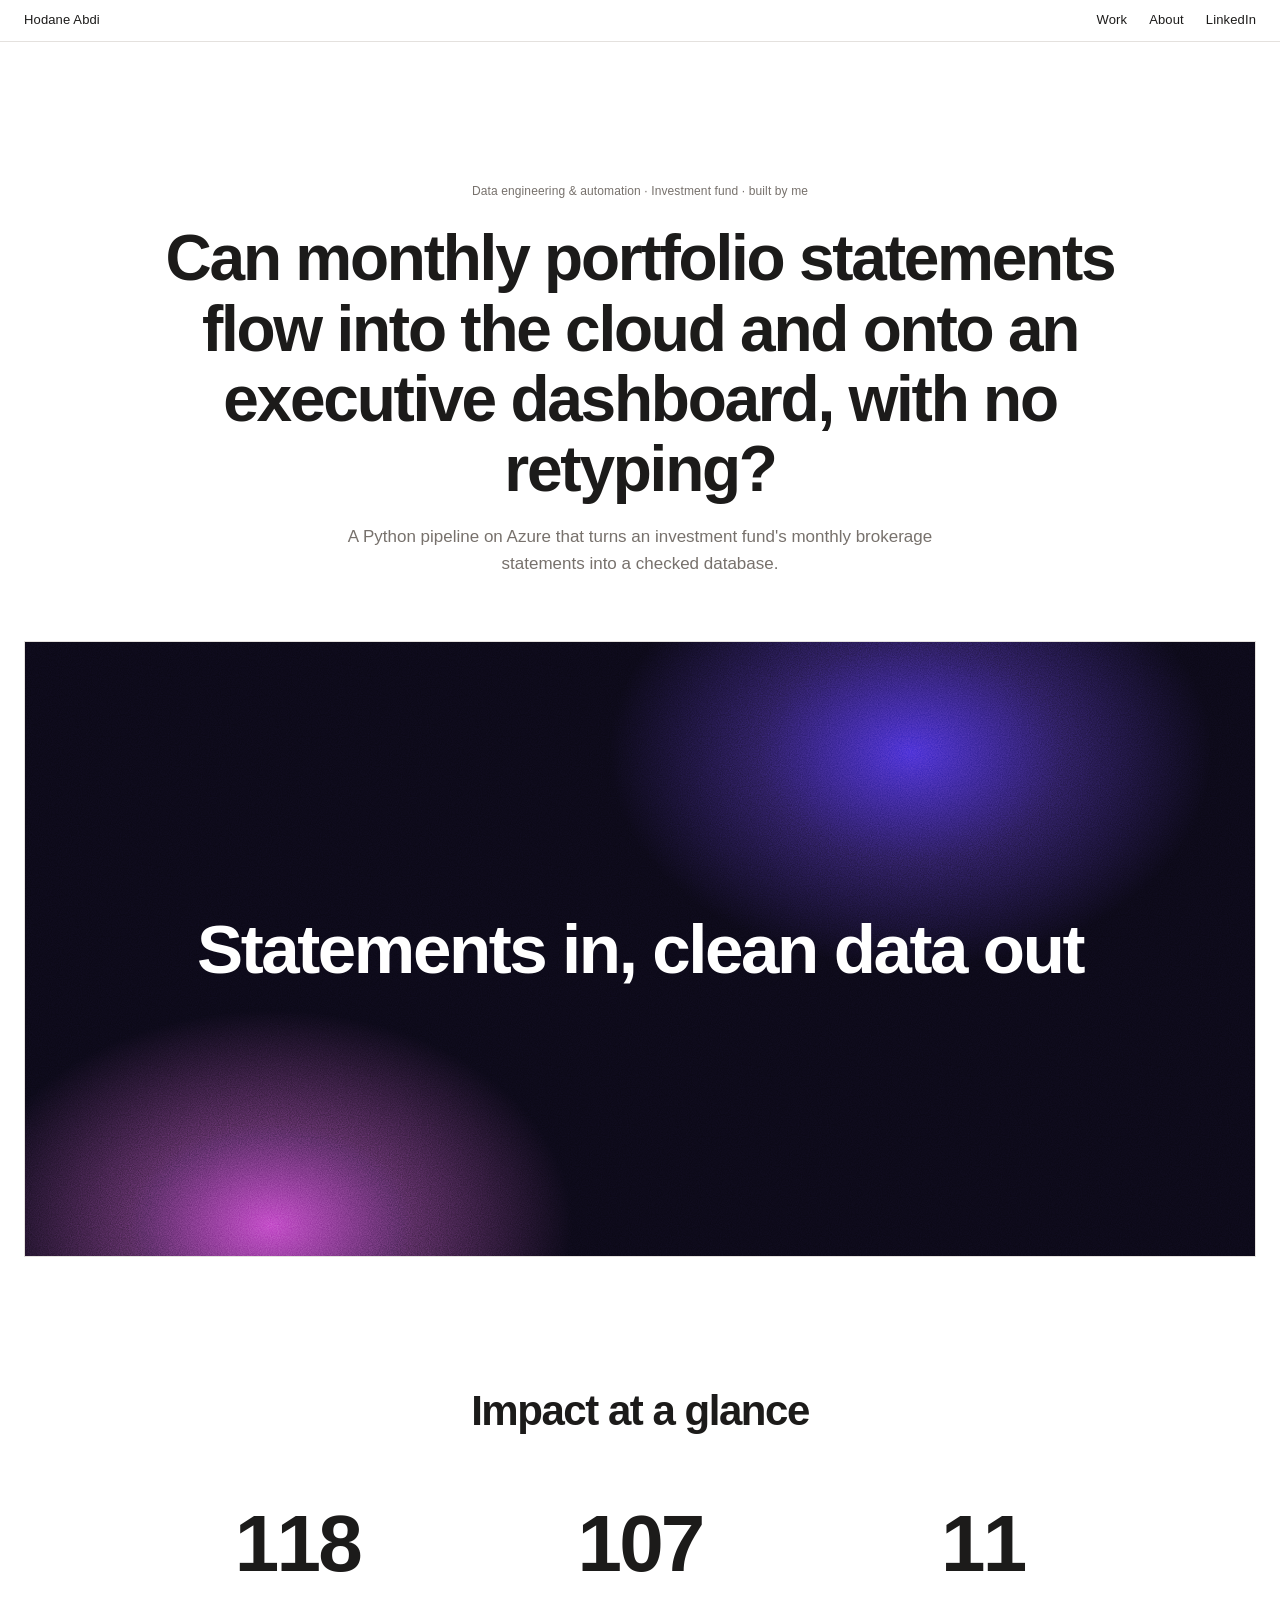
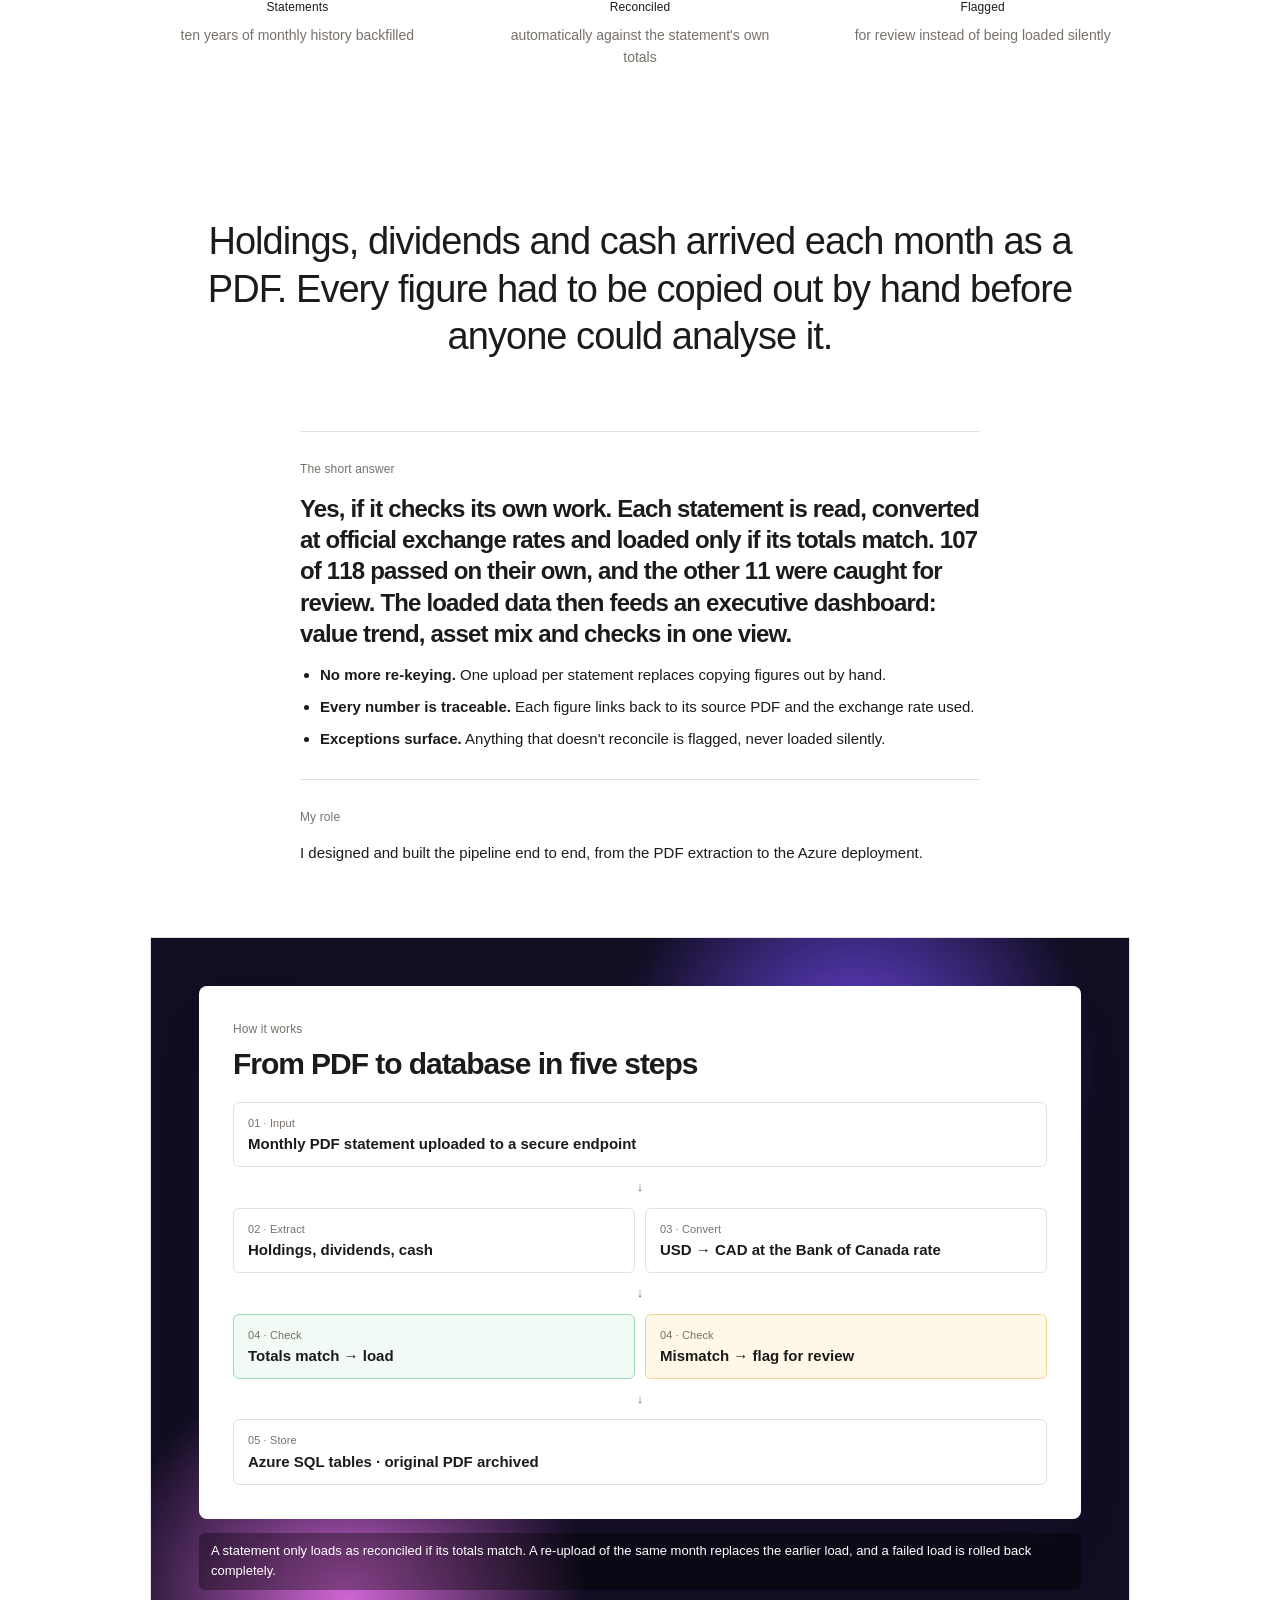
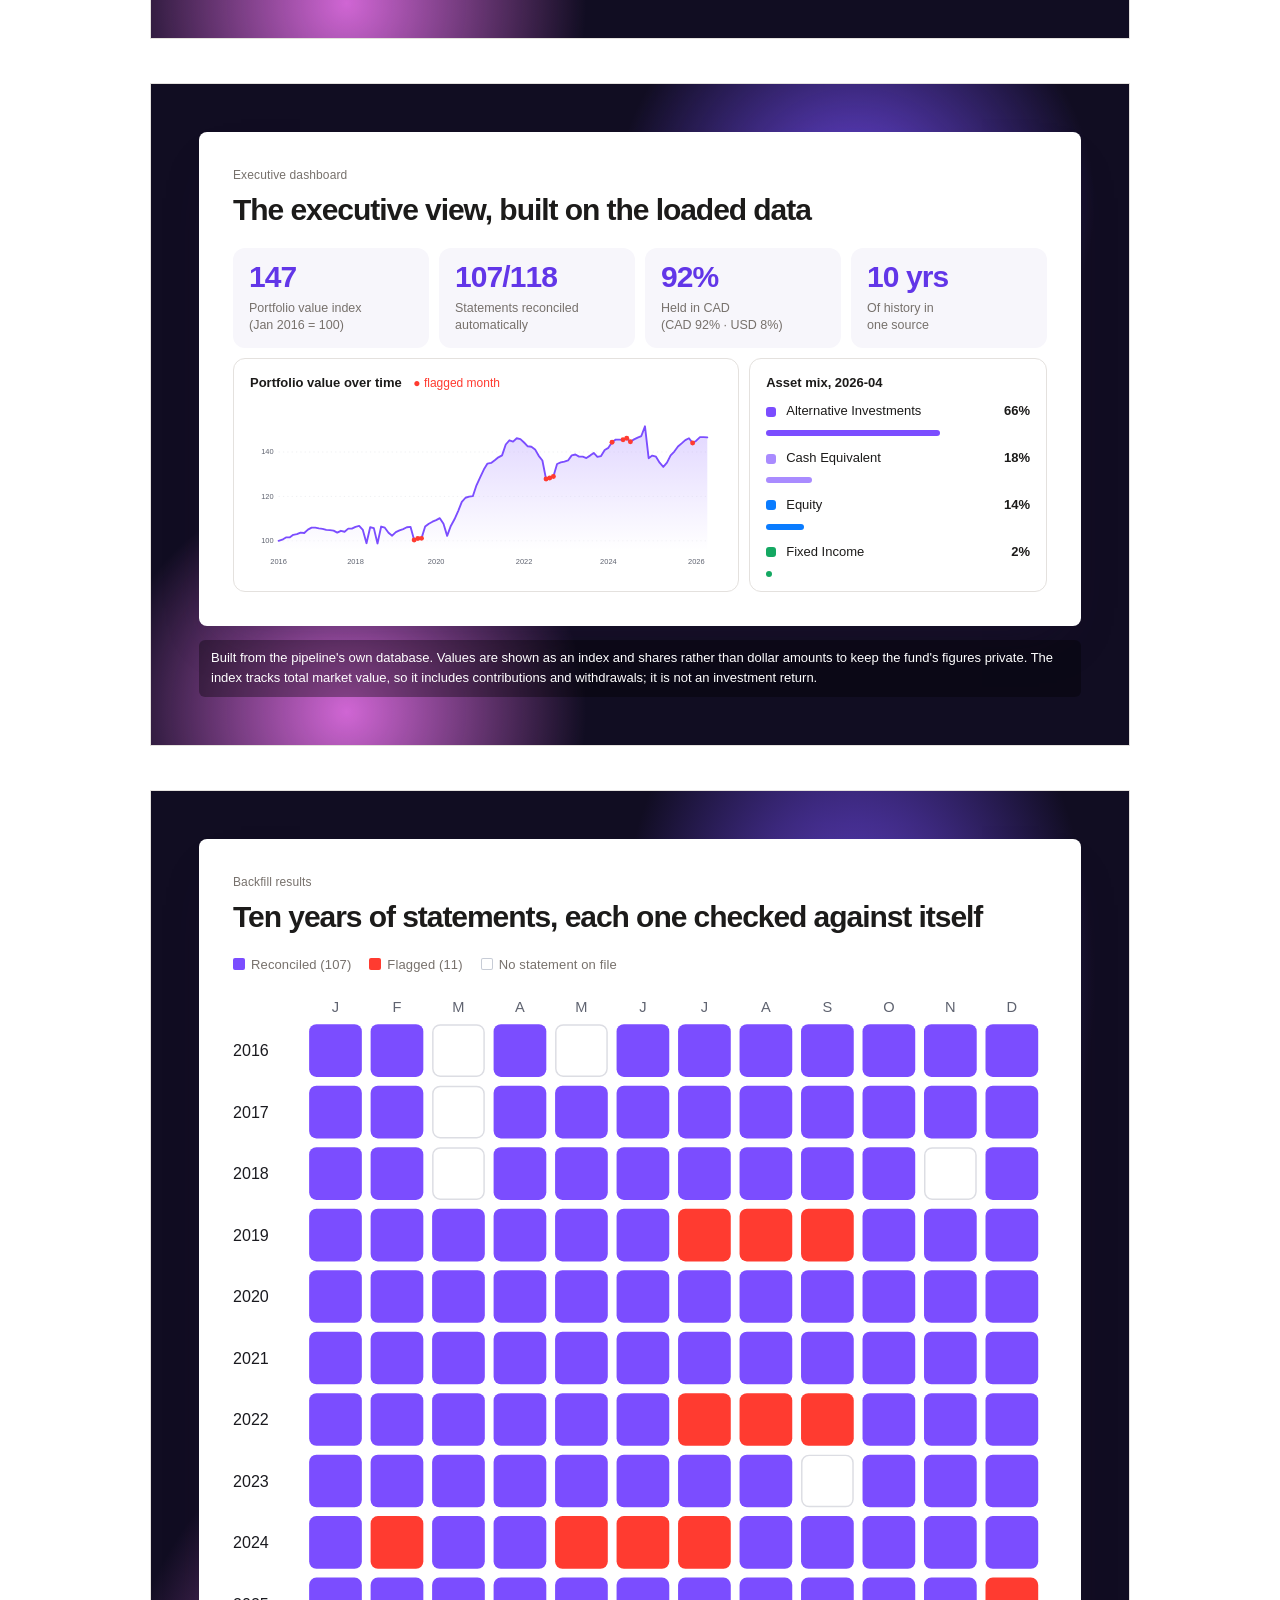
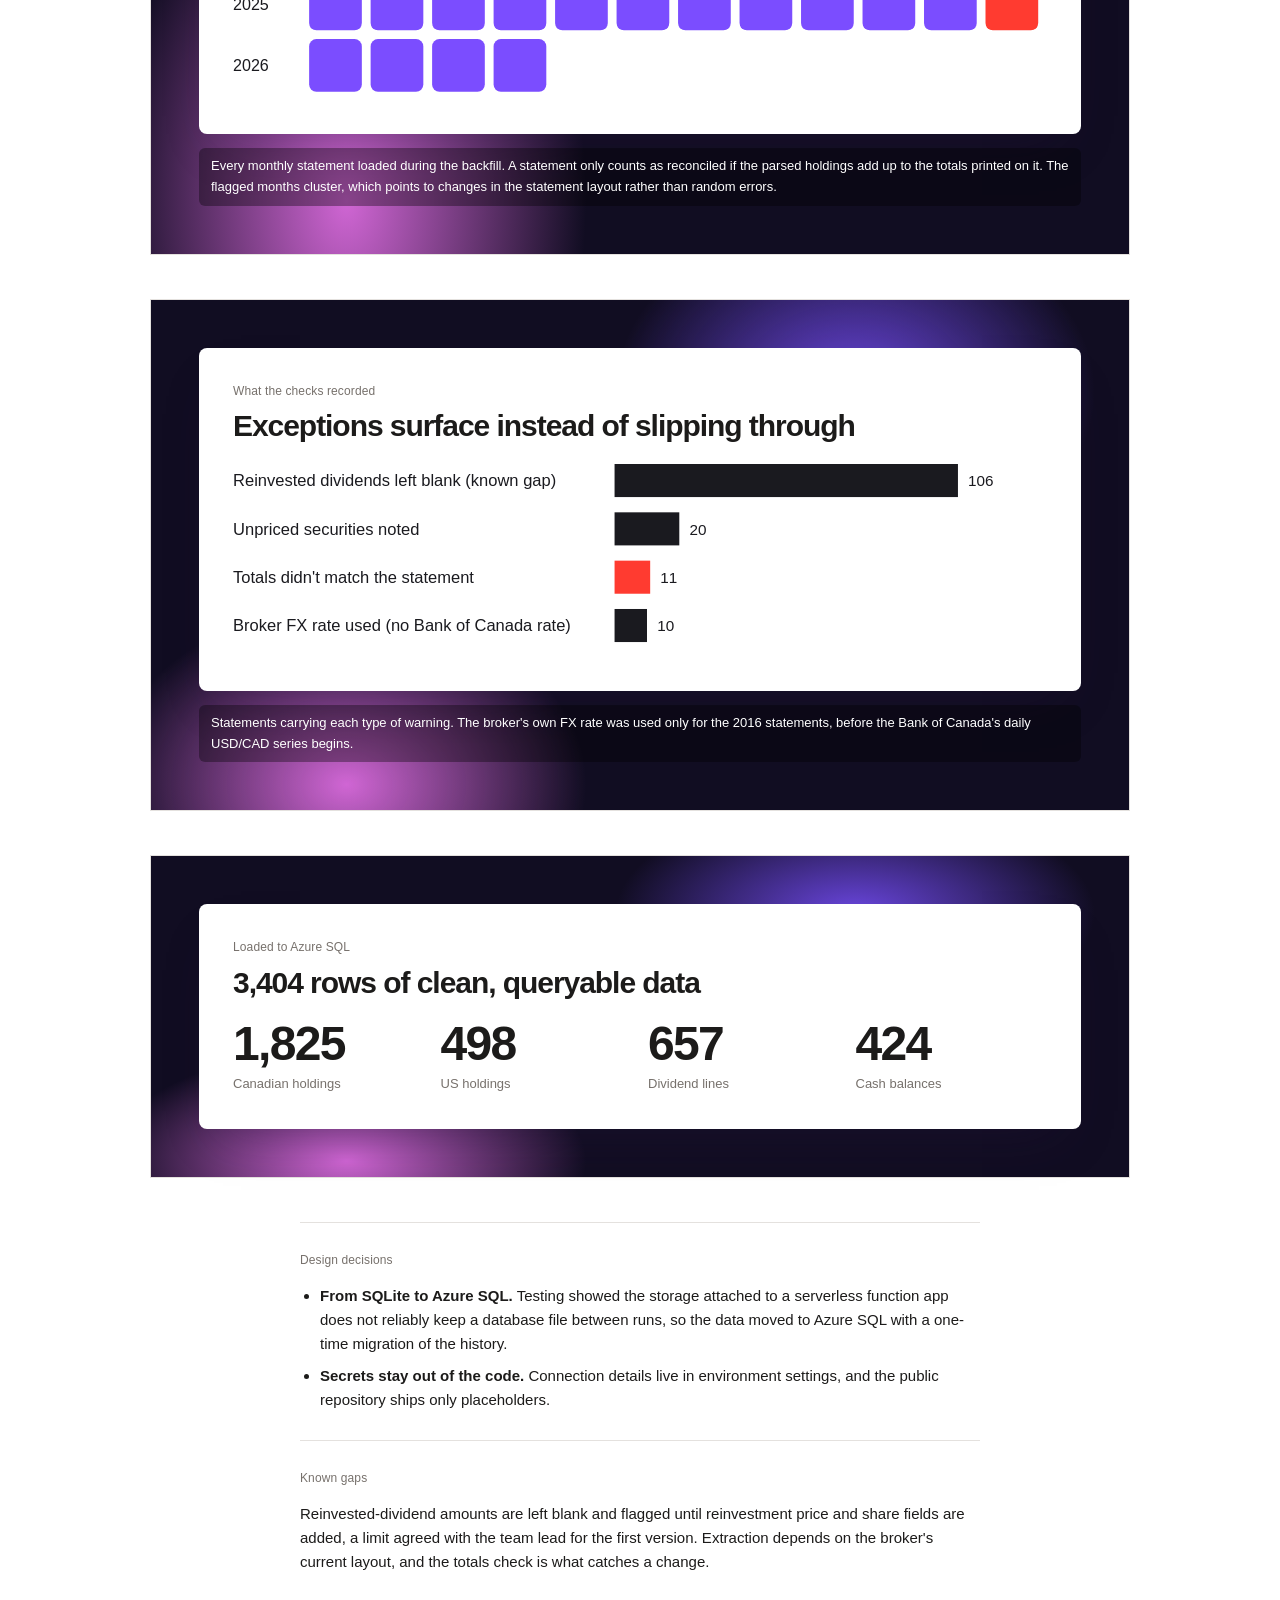
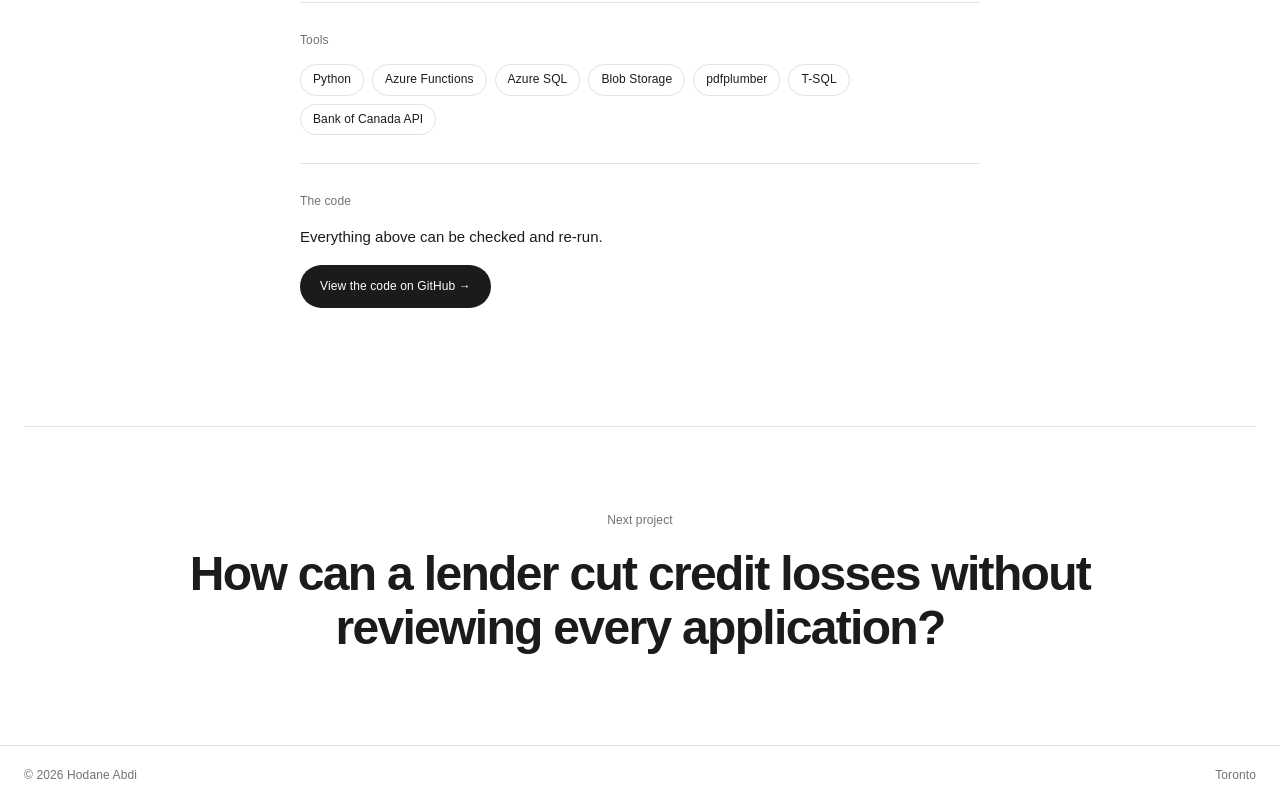
<file: work/statement-automation.html>
<!doctype html>
<html lang="en"><head>
<meta charset="utf-8"><meta name="viewport" content="width=device-width,initial-scale=1">
<title>Brokerage Statement Automation | Hodane Abdi</title>
<meta name="description" content="A Python pipeline on Azure that turns an investment fund&#x27;s monthly brokerage statements into a checked database.">
<meta property="og:title" content="Brokerage Statement Automation | Hodane Abdi"><meta property="og:description" content="A Python pipeline on Azure that turns an investment fund&#x27;s monthly brokerage statements into a checked database.">
<meta property="og:image" content="https://hodaneabdi.github.io/assets/og.png"><meta property="og:type" content="website"><meta name="twitter:card" content="summary_large_image">
<link rel="preload" href="../assets/fonts/tinos.woff2" as="font" type="font/woff2" crossorigin>
<link rel="stylesheet" href="../assets/style.css?v=202611041538">
<link rel="icon" href="data:image/svg+xml,%3Csvg xmlns='http://www.w3.org/2000/svg' viewBox='0 0 32 32'%3E%3Ccircle cx='16' cy='16' r='14' fill='%23f2a2e6'/%3E%3C/svg%3E">
</head><body data-g="g-night" style="--acc:#7b4dff;--acc-t:#6236e8">
<nav class="nav"><a href="../index.html">Hodane Abdi</a><div class="links"><a href="../index.html#work">Work</a><a href="../index.html#about">About</a><a href="https://www.linkedin.com/in/hodane-abdi/">LinkedIn</a></div></nav>

<main class="wrap">
<header class="cs-head"><p class="mono">Data engineering &amp; automation · Investment fund · built by me</p><h1>Can monthly portfolio statements flow into the cloud and onto an executive dashboard, with no retyping?</h1><p class="lede">A Python pipeline on Azure that turns an investment fund's monthly brokerage statements into a checked database.</p></header>
<div class="hero grain g-night"><h2>Statements in, clean data out</h2></div>
<div class="glance"><h3>Impact at a glance</h3><div class="stats" data-stagger><div class="stat reveal"><div class="num" data-count="118">118</div><div class="mono">Statements</div><p>ten years of monthly history backfilled</p></div><div class="stat reveal"><div class="num" data-count="107">107</div><div class="mono">Reconciled</div><p>automatically against the statement's own totals</p></div><div class="stat reveal"><div class="num" data-count="11">11</div><div class="mono">Flagged</div><p>for review instead of being loaded silently</p></div></div></div>
<p class="statement reveal">Holdings, dividends and cash arrived each month as a PDF. Every figure had to be copied out by hand before anyone could analyse it.</p>
<div class="body"><section class="reveal"><h4>The short answer</h4><p class="lead-a">Yes, if it checks its own work. Each statement is read, converted at official exchange rates and loaded only if its totals match. 107 of 118 passed on their own, and the other 11 were caught for review. The loaded data then feeds an executive dashboard: value trend, asset mix and checks in one view.</p><ul><li><b>No more re-keying.</b> One upload per statement replaces copying figures out by hand.</li><li><b>Every number is traceable.</b> Each figure links back to its source PDF and the exchange rate used.</li><li><b>Exceptions surface.</b> Anything that doesn't reconcile is flagged, never loaded silently.</li></ul></section></div>
<div class="body"><section class="reveal"><h4>My role</h4><p>I designed and built the pipeline end to end, from the PDF extraction to the Azure deployment.</p></section></div><figure class="viz reveal"><div class="vcard"><div class="vhead"><p class="mono">How it works</p><h5>From PDF to database in five steps</h5></div>
<div class="flowwrap"><div class="flow">
<div class="step2"><div class="mono">01 · Input</div><b>Monthly PDF statement uploaded to a secure endpoint</b></div>
<div class="arrow2">↓</div>
<div class="row"><div class="step2"><div class="mono">02 · Extract</div><b>Holdings, dividends, cash</b></div><div class="step2"><div class="mono">03 · Convert</div><b>USD → CAD at the Bank of Canada rate</b></div></div>
<div class="arrow2">↓</div>
<div class="row"><div class="step2 ok"><div class="mono">04 · Check</div><b>Totals match → load</b></div><div class="step2 warn"><div class="mono">04 · Check</div><b>Mismatch → flag for review</b></div></div>
<div class="arrow2">↓</div>
<div class="step2"><div class="mono">05 · Store</div><b>Azure SQL tables · original PDF archived</b></div>
</div></div></div><figcaption>A statement only loads as reconciled if its totals match. A re-upload of the same month replaces the earlier load, and a failed load is rolled back completely.</figcaption></figure><figure class="viz reveal"><div class="vcard"><div class="vhead"><p class="mono">Executive dashboard</p><h5>The executive view, built on the loaded data</h5></div>
<div class="dash">
<div class="kpis"><div><span class="k">147</span><span class="l">Portfolio value index<br>(Jan 2016 = 100)</span></div>
<div><span class="k">107/118</span><span class="l">Statements reconciled<br>automatically</span></div>
<div><span class="k">92%</span><span class="l">Held in CAD<br>(CAD 92% · USD 8%)</span></div>
<div><span class="k">10 yrs</span><span class="l">Of history in<br>one source</span></div></div>
<div class="dgrid"><div class="dp"><p class="dt">Portfolio value over time <span class="flag">● flagged month</span></p><svg viewBox="0 0 760 275" class="chart" role="img" aria-label="Portfolio value indexed to 100 in January 2016, reaching 147 by April 2026; flagged months marked in red"><defs><linearGradient id="gLine" x1="0" y1="0" x2="0" y2="1"><stop offset="0" stop-color="#a98bff"/><stop offset="1" stop-color="#ffffff"/></linearGradient></defs><text x="46.0" y="262" text-anchor="middle" font-size="12" fill="#5f6370">2016</text><text x="169.8" y="262" text-anchor="middle" font-size="12" fill="#5f6370">2018</text><text x="299.6" y="262" text-anchor="middle" font-size="12" fill="#5f6370">2020</text><text x="441.1" y="262" text-anchor="middle" font-size="12" fill="#5f6370">2022</text><text x="576.8" y="262" text-anchor="middle" font-size="12" fill="#5f6370">2024</text><text x="718.3" y="262" text-anchor="middle" font-size="12" fill="#5f6370">2026</text><line x1="46" y1="225.0" x2="736" y2="225.0" stroke="#e6e7eb" stroke-dasharray="2 5"/><text x="38" y="229.0" text-anchor="end" font-size="12" fill="#5f6370">100</text><line x1="46" y1="153.6" x2="736" y2="153.6" stroke="#e6e7eb" stroke-dasharray="2 5"/><text x="38" y="157.6" text-anchor="end" font-size="12" fill="#5f6370">120</text><line x1="46" y1="82.1" x2="736" y2="82.1" stroke="#e6e7eb" stroke-dasharray="2 5"/><text x="38" y="86.1" text-anchor="end" font-size="12" fill="#5f6370">140</text><path d="M46.0,225.0 L51.9,223.2 L57.8,219.6 L63.7,219.6 L69.6,215.4 L75.5,214.3 L81.4,211.8 L87.3,212.5 L93.2,207.1 L99.1,203.9 L105.0,203.9 L110.9,205.0 L116.8,205.7 L122.7,207.5 L128.6,207.9 L134.5,208.6 L140.4,211.8 L146.3,208.9 L152.2,210.4 L158.1,205.4 L163.9,205.4 L169.8,202.5 L175.7,201.1 L181.6,207.5 L187.5,228.9 L193.4,203.2 L199.3,204.6 L205.2,229.3 L211.1,202.1 L217.0,203.9 L222.9,212.1 L228.8,216.8 L234.7,211.1 L240.6,208.2 L246.5,206.1 L252.4,203.2 L258.3,202.5 L264.2,223.6 L270.1,221.4 L276.0,221.1 L281.9,202.1 L287.8,197.5 L293.7,194.3 L299.6,191.8 L305.5,188.6 L311.4,197.5 L317.3,217.1 L323.2,201.1 L329.1,190.4 L335.0,177.1 L340.9,162.5 L346.8,155.7 L352.7,153.9 L358.6,153.2 L364.5,135.7 L370.4,122.9 L376.3,110.4 L382.2,100.7 L388.1,99.6 L393.9,95.4 L399.8,90.7 L405.7,87.5 L411.6,70.0 L417.5,63.2 L423.4,65.4 L429.3,60.0 L435.2,61.4 L441.1,66.8 L447.0,72.9 L452.9,73.6 L458.8,77.9 L464.7,88.2 L470.6,95.7 L476.5,125.7 L482.4,123.9 L488.3,121.4 L494.2,101.4 L500.1,98.9 L506.0,97.5 L511.9,95.7 L517.8,87.5 L523.7,86.1 L529.6,89.6 L535.5,89.6 L541.4,91.8 L547.3,87.9 L553.2,83.6 L559.1,90.0 L565.0,88.6 L570.9,78.9 L576.8,75.4 L582.7,66.4 L588.6,62.1 L594.5,62.1 L600.4,62.5 L606.3,60.0 L612.2,65.7 L618.1,61.8 L623.9,58.9 L629.8,56.4 L635.7,40.7 L641.6,92.1 L647.5,87.9 L653.4,89.6 L659.3,99.3 L665.2,106.1 L671.1,99.3 L677.0,87.5 L682.9,81.4 L688.8,73.2 L694.7,68.2 L700.6,62.9 L706.5,60.0 L712.4,67.5 L718.3,63.9 L724.2,58.2 L730.1,58.2 L736.0,58.6 L736.0,240 L46,240 Z" fill="url(#gLine)" opacity=".35"/><path class="draw" d="M46.0,225.0 L51.9,223.2 L57.8,219.6 L63.7,219.6 L69.6,215.4 L75.5,214.3 L81.4,211.8 L87.3,212.5 L93.2,207.1 L99.1,203.9 L105.0,203.9 L110.9,205.0 L116.8,205.7 L122.7,207.5 L128.6,207.9 L134.5,208.6 L140.4,211.8 L146.3,208.9 L152.2,210.4 L158.1,205.4 L163.9,205.4 L169.8,202.5 L175.7,201.1 L181.6,207.5 L187.5,228.9 L193.4,203.2 L199.3,204.6 L205.2,229.3 L211.1,202.1 L217.0,203.9 L222.9,212.1 L228.8,216.8 L234.7,211.1 L240.6,208.2 L246.5,206.1 L252.4,203.2 L258.3,202.5 L264.2,223.6 L270.1,221.4 L276.0,221.1 L281.9,202.1 L287.8,197.5 L293.7,194.3 L299.6,191.8 L305.5,188.6 L311.4,197.5 L317.3,217.1 L323.2,201.1 L329.1,190.4 L335.0,177.1 L340.9,162.5 L346.8,155.7 L352.7,153.9 L358.6,153.2 L364.5,135.7 L370.4,122.9 L376.3,110.4 L382.2,100.7 L388.1,99.6 L393.9,95.4 L399.8,90.7 L405.7,87.5 L411.6,70.0 L417.5,63.2 L423.4,65.4 L429.3,60.0 L435.2,61.4 L441.1,66.8 L447.0,72.9 L452.9,73.6 L458.8,77.9 L464.7,88.2 L470.6,95.7 L476.5,125.7 L482.4,123.9 L488.3,121.4 L494.2,101.4 L500.1,98.9 L506.0,97.5 L511.9,95.7 L517.8,87.5 L523.7,86.1 L529.6,89.6 L535.5,89.6 L541.4,91.8 L547.3,87.9 L553.2,83.6 L559.1,90.0 L565.0,88.6 L570.9,78.9 L576.8,75.4 L582.7,66.4 L588.6,62.1 L594.5,62.1 L600.4,62.5 L606.3,60.0 L612.2,65.7 L618.1,61.8 L623.9,58.9 L629.8,56.4 L635.7,40.7 L641.6,92.1 L647.5,87.9 L653.4,89.6 L659.3,99.3 L665.2,106.1 L671.1,99.3 L677.0,87.5 L682.9,81.4 L688.8,73.2 L694.7,68.2 L700.6,62.9 L706.5,60.0 L712.4,67.5 L718.3,63.9 L724.2,58.2 L730.1,58.2 L736.0,58.6" fill="none" stroke="#7b4dff" stroke-width="3" stroke-linejoin="round" stroke-linecap="round"/><circle cx="264.2" cy="223.6" r="4" fill="#ff3b30"/><circle cx="270.1" cy="221.4" r="4" fill="#ff3b30"/><circle cx="276.0" cy="221.1" r="4" fill="#ff3b30"/><circle cx="476.5" cy="125.7" r="4" fill="#ff3b30"/><circle cx="482.4" cy="123.9" r="4" fill="#ff3b30"/><circle cx="488.3" cy="121.4" r="4" fill="#ff3b30"/><circle cx="582.7" cy="66.4" r="4" fill="#ff3b30"/><circle cx="600.4" cy="62.5" r="4" fill="#ff3b30"/><circle cx="606.3" cy="60.0" r="4" fill="#ff3b30"/><circle cx="612.2" cy="65.7" r="4" fill="#ff3b30"/><circle cx="712.4" cy="67.5" r="4" fill="#ff3b30"/></svg></div>
<div class="dp"><p class="dt">Asset mix, 2026-04</p><div class="abars"><div class="ab"><span class="sw" style="background:#7b4dff"></span><span class="an">Alternative Investments</span><span class="av">66%</span><i style="--w:65.9%;background:#7b4dff"></i></div><div class="ab"><span class="sw" style="background:#a98bff"></span><span class="an">Cash Equivalent</span><span class="av">18%</span><i style="--w:17.5%;background:#a98bff"></i></div><div class="ab"><span class="sw" style="background:#0a7cff"></span><span class="an">Equity</span><span class="av">14%</span><i style="--w:14.5%;background:#0a7cff"></i></div><div class="ab"><span class="sw" style="background:#14a862"></span><span class="an">Fixed Income</span><span class="av">2%</span><i style="--w:2.1%;background:#14a862"></i></div></div></div></div></div></div><figcaption>Built from the pipeline's own database. Values are shown as an index and shares rather than dollar amounts to keep the fund's figures private. The index tracks total market value, so it includes contributions and withdrawals; it is not an investment return.</figcaption></figure><figure class="viz reveal"><div class="vcard"><div class="vhead"><p class="mono">Backfill results</p><h5>Ten years of statements, each one checked against itself</h5></div>
<div class="legend mono"><span><i style="background:#7b4dff"></i>Reconciled (107)</span><span><i style="background:#ff3b30"></i>Flagged (11)</span><span><i class="hollow"></i>No statement on file</span></div><svg viewBox="0 0 556 484" class="chart" role="img" aria-label="Calendar of 118 monthly statements from 2016 to 2026: 107 reconciled, 11 flagged"><text x="70.0" y="14" text-anchor="middle" font-family="Inter, -apple-system, 'Helvetica Neue', Arial, sans-serif" font-size="10" fill="#5f6370">J</text><text x="112.0" y="14" text-anchor="middle" font-family="Inter, -apple-system, 'Helvetica Neue', Arial, sans-serif" font-size="10" fill="#5f6370">F</text><text x="154.0" y="14" text-anchor="middle" font-family="Inter, -apple-system, 'Helvetica Neue', Arial, sans-serif" font-size="10" fill="#5f6370">M</text><text x="196.0" y="14" text-anchor="middle" font-family="Inter, -apple-system, 'Helvetica Neue', Arial, sans-serif" font-size="10" fill="#5f6370">A</text><text x="238.0" y="14" text-anchor="middle" font-family="Inter, -apple-system, 'Helvetica Neue', Arial, sans-serif" font-size="10" fill="#5f6370">M</text><text x="280.0" y="14" text-anchor="middle" font-family="Inter, -apple-system, 'Helvetica Neue', Arial, sans-serif" font-size="10" fill="#5f6370">J</text><text x="322.0" y="14" text-anchor="middle" font-family="Inter, -apple-system, 'Helvetica Neue', Arial, sans-serif" font-size="10" fill="#5f6370">J</text><text x="364.0" y="14" text-anchor="middle" font-family="Inter, -apple-system, 'Helvetica Neue', Arial, sans-serif" font-size="10" fill="#5f6370">A</text><text x="406.0" y="14" text-anchor="middle" font-family="Inter, -apple-system, 'Helvetica Neue', Arial, sans-serif" font-size="10" fill="#5f6370">S</text><text x="448.0" y="14" text-anchor="middle" font-family="Inter, -apple-system, 'Helvetica Neue', Arial, sans-serif" font-size="10" fill="#5f6370">O</text><text x="490.0" y="14" text-anchor="middle" font-family="Inter, -apple-system, 'Helvetica Neue', Arial, sans-serif" font-size="10" fill="#5f6370">N</text><text x="532.0" y="14" text-anchor="middle" font-family="Inter, -apple-system, 'Helvetica Neue', Arial, sans-serif" font-size="10" fill="#5f6370">D</text><text x="0" y="44.0" font-family="Inter, -apple-system, 'Helvetica Neue', Arial, sans-serif" font-size="11" fill="#1a1a1f">2016</text><rect class="pop" style="--d:0ms" x="52" y="22" width="36" height="36" rx="5" fill="#7b4dff" data-tip="Jan 2016: reconciled and loaded"/><rect class="pop" style="--d:0ms" x="94" y="22" width="36" height="36" rx="5" fill="#7b4dff" data-tip="Feb 2016: reconciled and loaded"/><rect x="136.5" y="22.5" width="35" height="35" rx="5" fill="none" stroke="#dcdde3" data-tip="Mar 2016: no statement on file"/><rect class="pop" style="--d:0ms" x="178" y="22" width="36" height="36" rx="5" fill="#7b4dff" data-tip="Apr 2016: reconciled and loaded"/><rect x="220.5" y="22.5" width="35" height="35" rx="5" fill="none" stroke="#dcdde3" data-tip="May 2016: no statement on file"/><rect class="pop" style="--d:0ms" x="262" y="22" width="36" height="36" rx="5" fill="#7b4dff" data-tip="Jun 2016: reconciled and loaded"/><rect class="pop" style="--d:0ms" x="304" y="22" width="36" height="36" rx="5" fill="#7b4dff" data-tip="Jul 2016: reconciled and loaded"/><rect class="pop" style="--d:0ms" x="346" y="22" width="36" height="36" rx="5" fill="#7b4dff" data-tip="Aug 2016: reconciled and loaded"/><rect class="pop" style="--d:0ms" x="388" y="22" width="36" height="36" rx="5" fill="#7b4dff" data-tip="Sep 2016: reconciled and loaded"/><rect class="pop" style="--d:0ms" x="430" y="22" width="36" height="36" rx="5" fill="#7b4dff" data-tip="Oct 2016: reconciled and loaded"/><rect class="pop" style="--d:0ms" x="472" y="22" width="36" height="36" rx="5" fill="#7b4dff" data-tip="Nov 2016: reconciled and loaded"/><rect class="pop" style="--d:0ms" x="514" y="22" width="36" height="36" rx="5" fill="#7b4dff" data-tip="Dec 2016: reconciled and loaded"/><text x="0" y="86.0" font-family="Inter, -apple-system, 'Helvetica Neue', Arial, sans-serif" font-size="11" fill="#1a1a1f">2017</text><rect class="pop" style="--d:40ms" x="52" y="64" width="36" height="36" rx="5" fill="#7b4dff" data-tip="Jan 2017: reconciled and loaded"/><rect class="pop" style="--d:40ms" x="94" y="64" width="36" height="36" rx="5" fill="#7b4dff" data-tip="Feb 2017: reconciled and loaded"/><rect x="136.5" y="64.5" width="35" height="35" rx="5" fill="none" stroke="#dcdde3" data-tip="Mar 2017: no statement on file"/><rect class="pop" style="--d:40ms" x="178" y="64" width="36" height="36" rx="5" fill="#7b4dff" data-tip="Apr 2017: reconciled and loaded"/><rect class="pop" style="--d:40ms" x="220" y="64" width="36" height="36" rx="5" fill="#7b4dff" data-tip="May 2017: reconciled and loaded"/><rect class="pop" style="--d:40ms" x="262" y="64" width="36" height="36" rx="5" fill="#7b4dff" data-tip="Jun 2017: reconciled and loaded"/><rect class="pop" style="--d:40ms" x="304" y="64" width="36" height="36" rx="5" fill="#7b4dff" data-tip="Jul 2017: reconciled and loaded"/><rect class="pop" style="--d:40ms" x="346" y="64" width="36" height="36" rx="5" fill="#7b4dff" data-tip="Aug 2017: reconciled and loaded"/><rect class="pop" style="--d:40ms" x="388" y="64" width="36" height="36" rx="5" fill="#7b4dff" data-tip="Sep 2017: reconciled and loaded"/><rect class="pop" style="--d:40ms" x="430" y="64" width="36" height="36" rx="5" fill="#7b4dff" data-tip="Oct 2017: reconciled and loaded"/><rect class="pop" style="--d:40ms" x="472" y="64" width="36" height="36" rx="5" fill="#7b4dff" data-tip="Nov 2017: reconciled and loaded"/><rect class="pop" style="--d:40ms" x="514" y="64" width="36" height="36" rx="5" fill="#7b4dff" data-tip="Dec 2017: reconciled and loaded"/><text x="0" y="128.0" font-family="Inter, -apple-system, 'Helvetica Neue', Arial, sans-serif" font-size="11" fill="#1a1a1f">2018</text><rect class="pop" style="--d:80ms" x="52" y="106" width="36" height="36" rx="5" fill="#7b4dff" data-tip="Jan 2018: reconciled and loaded"/><rect class="pop" style="--d:80ms" x="94" y="106" width="36" height="36" rx="5" fill="#7b4dff" data-tip="Feb 2018: reconciled and loaded"/><rect x="136.5" y="106.5" width="35" height="35" rx="5" fill="none" stroke="#dcdde3" data-tip="Mar 2018: no statement on file"/><rect class="pop" style="--d:80ms" x="178" y="106" width="36" height="36" rx="5" fill="#7b4dff" data-tip="Apr 2018: reconciled and loaded"/><rect class="pop" style="--d:80ms" x="220" y="106" width="36" height="36" rx="5" fill="#7b4dff" data-tip="May 2018: reconciled and loaded"/><rect class="pop" style="--d:80ms" x="262" y="106" width="36" height="36" rx="5" fill="#7b4dff" data-tip="Jun 2018: reconciled and loaded"/><rect class="pop" style="--d:80ms" x="304" y="106" width="36" height="36" rx="5" fill="#7b4dff" data-tip="Jul 2018: reconciled and loaded"/><rect class="pop" style="--d:80ms" x="346" y="106" width="36" height="36" rx="5" fill="#7b4dff" data-tip="Aug 2018: reconciled and loaded"/><rect class="pop" style="--d:80ms" x="388" y="106" width="36" height="36" rx="5" fill="#7b4dff" data-tip="Sep 2018: reconciled and loaded"/><rect class="pop" style="--d:80ms" x="430" y="106" width="36" height="36" rx="5" fill="#7b4dff" data-tip="Oct 2018: reconciled and loaded"/><rect x="472.5" y="106.5" width="35" height="35" rx="5" fill="none" stroke="#dcdde3" data-tip="Nov 2018: no statement on file"/><rect class="pop" style="--d:80ms" x="514" y="106" width="36" height="36" rx="5" fill="#7b4dff" data-tip="Dec 2018: reconciled and loaded"/><text x="0" y="170.0" font-family="Inter, -apple-system, 'Helvetica Neue', Arial, sans-serif" font-size="11" fill="#1a1a1f">2019</text><rect class="pop" style="--d:120ms" x="52" y="148" width="36" height="36" rx="5" fill="#7b4dff" data-tip="Jan 2019: reconciled and loaded"/><rect class="pop" style="--d:120ms" x="94" y="148" width="36" height="36" rx="5" fill="#7b4dff" data-tip="Feb 2019: reconciled and loaded"/><rect class="pop" style="--d:120ms" x="136" y="148" width="36" height="36" rx="5" fill="#7b4dff" data-tip="Mar 2019: reconciled and loaded"/><rect class="pop" style="--d:120ms" x="178" y="148" width="36" height="36" rx="5" fill="#7b4dff" data-tip="Apr 2019: reconciled and loaded"/><rect class="pop" style="--d:120ms" x="220" y="148" width="36" height="36" rx="5" fill="#7b4dff" data-tip="May 2019: reconciled and loaded"/><rect class="pop" style="--d:120ms" x="262" y="148" width="36" height="36" rx="5" fill="#7b4dff" data-tip="Jun 2019: reconciled and loaded"/><rect class="pop" style="--d:120ms" x="304" y="148" width="36" height="36" rx="5" fill="#ff3b30" data-tip="Jul 2019: totals didn't match, flagged for review"/><rect class="pop" style="--d:120ms" x="346" y="148" width="36" height="36" rx="5" fill="#ff3b30" data-tip="Aug 2019: totals didn't match, flagged for review"/><rect class="pop" style="--d:120ms" x="388" y="148" width="36" height="36" rx="5" fill="#ff3b30" data-tip="Sep 2019: totals didn't match, flagged for review"/><rect class="pop" style="--d:120ms" x="430" y="148" width="36" height="36" rx="5" fill="#7b4dff" data-tip="Oct 2019: reconciled and loaded"/><rect class="pop" style="--d:120ms" x="472" y="148" width="36" height="36" rx="5" fill="#7b4dff" data-tip="Nov 2019: reconciled and loaded"/><rect class="pop" style="--d:120ms" x="514" y="148" width="36" height="36" rx="5" fill="#7b4dff" data-tip="Dec 2019: reconciled and loaded"/><text x="0" y="212.0" font-family="Inter, -apple-system, 'Helvetica Neue', Arial, sans-serif" font-size="11" fill="#1a1a1f">2020</text><rect class="pop" style="--d:160ms" x="52" y="190" width="36" height="36" rx="5" fill="#7b4dff" data-tip="Jan 2020: reconciled and loaded"/><rect class="pop" style="--d:160ms" x="94" y="190" width="36" height="36" rx="5" fill="#7b4dff" data-tip="Feb 2020: reconciled and loaded"/><rect class="pop" style="--d:160ms" x="136" y="190" width="36" height="36" rx="5" fill="#7b4dff" data-tip="Mar 2020: reconciled and loaded"/><rect class="pop" style="--d:160ms" x="178" y="190" width="36" height="36" rx="5" fill="#7b4dff" data-tip="Apr 2020: reconciled and loaded"/><rect class="pop" style="--d:160ms" x="220" y="190" width="36" height="36" rx="5" fill="#7b4dff" data-tip="May 2020: reconciled and loaded"/><rect class="pop" style="--d:160ms" x="262" y="190" width="36" height="36" rx="5" fill="#7b4dff" data-tip="Jun 2020: reconciled and loaded"/><rect class="pop" style="--d:160ms" x="304" y="190" width="36" height="36" rx="5" fill="#7b4dff" data-tip="Jul 2020: reconciled and loaded"/><rect class="pop" style="--d:160ms" x="346" y="190" width="36" height="36" rx="5" fill="#7b4dff" data-tip="Aug 2020: reconciled and loaded"/><rect class="pop" style="--d:160ms" x="388" y="190" width="36" height="36" rx="5" fill="#7b4dff" data-tip="Sep 2020: reconciled and loaded"/><rect class="pop" style="--d:160ms" x="430" y="190" width="36" height="36" rx="5" fill="#7b4dff" data-tip="Oct 2020: reconciled and loaded"/><rect class="pop" style="--d:160ms" x="472" y="190" width="36" height="36" rx="5" fill="#7b4dff" data-tip="Nov 2020: reconciled and loaded"/><rect class="pop" style="--d:160ms" x="514" y="190" width="36" height="36" rx="5" fill="#7b4dff" data-tip="Dec 2020: reconciled and loaded"/><text x="0" y="254.0" font-family="Inter, -apple-system, 'Helvetica Neue', Arial, sans-serif" font-size="11" fill="#1a1a1f">2021</text><rect class="pop" style="--d:200ms" x="52" y="232" width="36" height="36" rx="5" fill="#7b4dff" data-tip="Jan 2021: reconciled and loaded"/><rect class="pop" style="--d:200ms" x="94" y="232" width="36" height="36" rx="5" fill="#7b4dff" data-tip="Feb 2021: reconciled and loaded"/><rect class="pop" style="--d:200ms" x="136" y="232" width="36" height="36" rx="5" fill="#7b4dff" data-tip="Mar 2021: reconciled and loaded"/><rect class="pop" style="--d:200ms" x="178" y="232" width="36" height="36" rx="5" fill="#7b4dff" data-tip="Apr 2021: reconciled and loaded"/><rect class="pop" style="--d:200ms" x="220" y="232" width="36" height="36" rx="5" fill="#7b4dff" data-tip="May 2021: reconciled and loaded"/><rect class="pop" style="--d:200ms" x="262" y="232" width="36" height="36" rx="5" fill="#7b4dff" data-tip="Jun 2021: reconciled and loaded"/><rect class="pop" style="--d:200ms" x="304" y="232" width="36" height="36" rx="5" fill="#7b4dff" data-tip="Jul 2021: reconciled and loaded"/><rect class="pop" style="--d:200ms" x="346" y="232" width="36" height="36" rx="5" fill="#7b4dff" data-tip="Aug 2021: reconciled and loaded"/><rect class="pop" style="--d:200ms" x="388" y="232" width="36" height="36" rx="5" fill="#7b4dff" data-tip="Sep 2021: reconciled and loaded"/><rect class="pop" style="--d:200ms" x="430" y="232" width="36" height="36" rx="5" fill="#7b4dff" data-tip="Oct 2021: reconciled and loaded"/><rect class="pop" style="--d:200ms" x="472" y="232" width="36" height="36" rx="5" fill="#7b4dff" data-tip="Nov 2021: reconciled and loaded"/><rect class="pop" style="--d:200ms" x="514" y="232" width="36" height="36" rx="5" fill="#7b4dff" data-tip="Dec 2021: reconciled and loaded"/><text x="0" y="296.0" font-family="Inter, -apple-system, 'Helvetica Neue', Arial, sans-serif" font-size="11" fill="#1a1a1f">2022</text><rect class="pop" style="--d:240ms" x="52" y="274" width="36" height="36" rx="5" fill="#7b4dff" data-tip="Jan 2022: reconciled and loaded"/><rect class="pop" style="--d:240ms" x="94" y="274" width="36" height="36" rx="5" fill="#7b4dff" data-tip="Feb 2022: reconciled and loaded"/><rect class="pop" style="--d:240ms" x="136" y="274" width="36" height="36" rx="5" fill="#7b4dff" data-tip="Mar 2022: reconciled and loaded"/><rect class="pop" style="--d:240ms" x="178" y="274" width="36" height="36" rx="5" fill="#7b4dff" data-tip="Apr 2022: reconciled and loaded"/><rect class="pop" style="--d:240ms" x="220" y="274" width="36" height="36" rx="5" fill="#7b4dff" data-tip="May 2022: reconciled and loaded"/><rect class="pop" style="--d:240ms" x="262" y="274" width="36" height="36" rx="5" fill="#7b4dff" data-tip="Jun 2022: reconciled and loaded"/><rect class="pop" style="--d:240ms" x="304" y="274" width="36" height="36" rx="5" fill="#ff3b30" data-tip="Jul 2022: totals didn't match, flagged for review"/><rect class="pop" style="--d:240ms" x="346" y="274" width="36" height="36" rx="5" fill="#ff3b30" data-tip="Aug 2022: totals didn't match, flagged for review"/><rect class="pop" style="--d:240ms" x="388" y="274" width="36" height="36" rx="5" fill="#ff3b30" data-tip="Sep 2022: totals didn't match, flagged for review"/><rect class="pop" style="--d:240ms" x="430" y="274" width="36" height="36" rx="5" fill="#7b4dff" data-tip="Oct 2022: reconciled and loaded"/><rect class="pop" style="--d:240ms" x="472" y="274" width="36" height="36" rx="5" fill="#7b4dff" data-tip="Nov 2022: reconciled and loaded"/><rect class="pop" style="--d:240ms" x="514" y="274" width="36" height="36" rx="5" fill="#7b4dff" data-tip="Dec 2022: reconciled and loaded"/><text x="0" y="338.0" font-family="Inter, -apple-system, 'Helvetica Neue', Arial, sans-serif" font-size="11" fill="#1a1a1f">2023</text><rect class="pop" style="--d:280ms" x="52" y="316" width="36" height="36" rx="5" fill="#7b4dff" data-tip="Jan 2023: reconciled and loaded"/><rect class="pop" style="--d:280ms" x="94" y="316" width="36" height="36" rx="5" fill="#7b4dff" data-tip="Feb 2023: reconciled and loaded"/><rect class="pop" style="--d:280ms" x="136" y="316" width="36" height="36" rx="5" fill="#7b4dff" data-tip="Mar 2023: reconciled and loaded"/><rect class="pop" style="--d:280ms" x="178" y="316" width="36" height="36" rx="5" fill="#7b4dff" data-tip="Apr 2023: reconciled and loaded"/><rect class="pop" style="--d:280ms" x="220" y="316" width="36" height="36" rx="5" fill="#7b4dff" data-tip="May 2023: reconciled and loaded"/><rect class="pop" style="--d:280ms" x="262" y="316" width="36" height="36" rx="5" fill="#7b4dff" data-tip="Jun 2023: reconciled and loaded"/><rect class="pop" style="--d:280ms" x="304" y="316" width="36" height="36" rx="5" fill="#7b4dff" data-tip="Jul 2023: reconciled and loaded"/><rect class="pop" style="--d:280ms" x="346" y="316" width="36" height="36" rx="5" fill="#7b4dff" data-tip="Aug 2023: reconciled and loaded"/><rect x="388.5" y="316.5" width="35" height="35" rx="5" fill="none" stroke="#dcdde3" data-tip="Sep 2023: no statement on file"/><rect class="pop" style="--d:280ms" x="430" y="316" width="36" height="36" rx="5" fill="#7b4dff" data-tip="Oct 2023: reconciled and loaded"/><rect class="pop" style="--d:280ms" x="472" y="316" width="36" height="36" rx="5" fill="#7b4dff" data-tip="Nov 2023: reconciled and loaded"/><rect class="pop" style="--d:280ms" x="514" y="316" width="36" height="36" rx="5" fill="#7b4dff" data-tip="Dec 2023: reconciled and loaded"/><text x="0" y="380.0" font-family="Inter, -apple-system, 'Helvetica Neue', Arial, sans-serif" font-size="11" fill="#1a1a1f">2024</text><rect class="pop" style="--d:320ms" x="52" y="358" width="36" height="36" rx="5" fill="#7b4dff" data-tip="Jan 2024: reconciled and loaded"/><rect class="pop" style="--d:320ms" x="94" y="358" width="36" height="36" rx="5" fill="#ff3b30" data-tip="Feb 2024: totals didn't match, flagged for review"/><rect class="pop" style="--d:320ms" x="136" y="358" width="36" height="36" rx="5" fill="#7b4dff" data-tip="Mar 2024: reconciled and loaded"/><rect class="pop" style="--d:320ms" x="178" y="358" width="36" height="36" rx="5" fill="#7b4dff" data-tip="Apr 2024: reconciled and loaded"/><rect class="pop" style="--d:320ms" x="220" y="358" width="36" height="36" rx="5" fill="#ff3b30" data-tip="May 2024: totals didn't match, flagged for review"/><rect class="pop" style="--d:320ms" x="262" y="358" width="36" height="36" rx="5" fill="#ff3b30" data-tip="Jun 2024: totals didn't match, flagged for review"/><rect class="pop" style="--d:320ms" x="304" y="358" width="36" height="36" rx="5" fill="#ff3b30" data-tip="Jul 2024: totals didn't match, flagged for review"/><rect class="pop" style="--d:320ms" x="346" y="358" width="36" height="36" rx="5" fill="#7b4dff" data-tip="Aug 2024: reconciled and loaded"/><rect class="pop" style="--d:320ms" x="388" y="358" width="36" height="36" rx="5" fill="#7b4dff" data-tip="Sep 2024: reconciled and loaded"/><rect class="pop" style="--d:320ms" x="430" y="358" width="36" height="36" rx="5" fill="#7b4dff" data-tip="Oct 2024: reconciled and loaded"/><rect class="pop" style="--d:320ms" x="472" y="358" width="36" height="36" rx="5" fill="#7b4dff" data-tip="Nov 2024: reconciled and loaded"/><rect class="pop" style="--d:320ms" x="514" y="358" width="36" height="36" rx="5" fill="#7b4dff" data-tip="Dec 2024: reconciled and loaded"/><text x="0" y="422.0" font-family="Inter, -apple-system, 'Helvetica Neue', Arial, sans-serif" font-size="11" fill="#1a1a1f">2025</text><rect class="pop" style="--d:360ms" x="52" y="400" width="36" height="36" rx="5" fill="#7b4dff" data-tip="Jan 2025: reconciled and loaded"/><rect class="pop" style="--d:360ms" x="94" y="400" width="36" height="36" rx="5" fill="#7b4dff" data-tip="Feb 2025: reconciled and loaded"/><rect class="pop" style="--d:360ms" x="136" y="400" width="36" height="36" rx="5" fill="#7b4dff" data-tip="Mar 2025: reconciled and loaded"/><rect class="pop" style="--d:360ms" x="178" y="400" width="36" height="36" rx="5" fill="#7b4dff" data-tip="Apr 2025: reconciled and loaded"/><rect class="pop" style="--d:360ms" x="220" y="400" width="36" height="36" rx="5" fill="#7b4dff" data-tip="May 2025: reconciled and loaded"/><rect class="pop" style="--d:360ms" x="262" y="400" width="36" height="36" rx="5" fill="#7b4dff" data-tip="Jun 2025: reconciled and loaded"/><rect class="pop" style="--d:360ms" x="304" y="400" width="36" height="36" rx="5" fill="#7b4dff" data-tip="Jul 2025: reconciled and loaded"/><rect class="pop" style="--d:360ms" x="346" y="400" width="36" height="36" rx="5" fill="#7b4dff" data-tip="Aug 2025: reconciled and loaded"/><rect class="pop" style="--d:360ms" x="388" y="400" width="36" height="36" rx="5" fill="#7b4dff" data-tip="Sep 2025: reconciled and loaded"/><rect class="pop" style="--d:360ms" x="430" y="400" width="36" height="36" rx="5" fill="#7b4dff" data-tip="Oct 2025: reconciled and loaded"/><rect class="pop" style="--d:360ms" x="472" y="400" width="36" height="36" rx="5" fill="#7b4dff" data-tip="Nov 2025: reconciled and loaded"/><rect class="pop" style="--d:360ms" x="514" y="400" width="36" height="36" rx="5" fill="#ff3b30" data-tip="Dec 2025: totals didn't match, flagged for review"/><text x="0" y="464.0" font-family="Inter, -apple-system, 'Helvetica Neue', Arial, sans-serif" font-size="11" fill="#1a1a1f">2026</text><rect class="pop" style="--d:400ms" x="52" y="442" width="36" height="36" rx="5" fill="#7b4dff" data-tip="Jan 2026: reconciled and loaded"/><rect class="pop" style="--d:400ms" x="94" y="442" width="36" height="36" rx="5" fill="#7b4dff" data-tip="Feb 2026: reconciled and loaded"/><rect class="pop" style="--d:400ms" x="136" y="442" width="36" height="36" rx="5" fill="#7b4dff" data-tip="Mar 2026: reconciled and loaded"/><rect class="pop" style="--d:400ms" x="178" y="442" width="36" height="36" rx="5" fill="#7b4dff" data-tip="Apr 2026: reconciled and loaded"/></svg></div><figcaption>Every monthly statement loaded during the backfill. A statement only counts as reconciled if the parsed holdings add up to the totals printed on it. The flagged months cluster, which points to changes in the statement layout rather than random errors.</figcaption></figure><figure class="viz reveal"><div class="vcard"><div class="vhead"><p class="mono">What the checks recorded</p><h5>Exceptions surface instead of slipping through</h5></div>
<svg viewBox="0 0 640 152" class="chart" role="img"><text x="0" y="17.68" font-family="Inter, -apple-system, 'Helvetica Neue', Arial, sans-serif" font-size="13" fill="#1a1a1f">Reinvested dividends left blank (known gap)</text><rect class="growx" style="--d:0ms" x="300" y="0" width="270.0" height="26" fill="#1a1a1f" data-tip="Reinvested dividends left blank (known gap): 106 statements"/><text x="578.0" y="17.68" font-family="Inter, -apple-system, 'Helvetica Neue', Arial, sans-serif" font-size="12" fill="#1a1a1f">106</text><text x="0" y="55.68" font-family="Inter, -apple-system, 'Helvetica Neue', Arial, sans-serif" font-size="13" fill="#1a1a1f">Unpriced securities noted</text><rect class="growx" style="--d:50ms" x="300" y="38" width="50.9" height="26" fill="#1a1a1f" data-tip="Unpriced securities noted: 20 statements"/><text x="358.9" y="55.68" font-family="Inter, -apple-system, 'Helvetica Neue', Arial, sans-serif" font-size="12" fill="#1a1a1f">20</text><text x="0" y="93.68" font-family="Inter, -apple-system, 'Helvetica Neue', Arial, sans-serif" font-size="13" fill="#1a1a1f">Totals didn&#x27;t match the statement</text><rect class="growx" style="--d:100ms" x="300" y="76" width="28.0" height="26" fill="#ff3b30" data-tip="Totals didn&#x27;t match the statement: 11 statements"/><text x="336.0" y="93.68" font-family="Inter, -apple-system, 'Helvetica Neue', Arial, sans-serif" font-size="12" fill="#1a1a1f">11</text><text x="0" y="131.68" font-family="Inter, -apple-system, 'Helvetica Neue', Arial, sans-serif" font-size="13" fill="#1a1a1f">Broker FX rate used (no Bank of Canada rate)</text><rect class="growx" style="--d:150ms" x="300" y="114" width="25.5" height="26" fill="#1a1a1f" data-tip="Broker FX rate used (no Bank of Canada rate): 10 statements"/><text x="333.5" y="131.68" font-family="Inter, -apple-system, 'Helvetica Neue', Arial, sans-serif" font-size="12" fill="#1a1a1f">10</text></svg></div><figcaption>Statements carrying each type of warning. The broker's own FX rate was used only for the 2016 statements, before the Bank of Canada's daily USD/CAD series begins.</figcaption></figure><figure class="viz reveal"><div class="vcard"><div class="vhead"><p class="mono">Loaded to Azure SQL</p><h5>3,404 rows of clean, queryable data</h5></div>
<div class="readout four"><div><span class="big">1,825</span><span class="mono">Canadian holdings</span></div><div><span class="big">498</span><span class="mono">US holdings</span></div><div><span class="big">657</span><span class="mono">Dividend lines</span></div><div><span class="big">424</span><span class="mono">Cash balances</span></div></div></div></figure><div class="body"><section class="reveal"><h4>Design decisions</h4><ul><li><span class='lead'>From SQLite to Azure SQL.</span> Testing showed the storage attached to a serverless function app does not reliably keep a database file between runs, so the data moved to Azure SQL with a one-time migration of the history.</li><li><span class='lead'>Secrets stay out of the code.</span> Connection details live in environment settings, and the public repository ships only placeholders.</li></ul></section></div><div class="body"><section class="reveal"><h4>Known gaps</h4><p>Reinvested-dividend amounts are left blank and flagged until reinvestment price and share fields are added, a limit agreed with the team lead for the first version. Extraction depends on the broker's current layout, and the totals check is what catches a change.</p></section></div><div class="body"><section class="reveal"><h4>Tools</h4><div class='chips'><span>Python</span><span>Azure Functions</span><span>Azure SQL</span><span>Blob Storage</span><span>pdfplumber</span><span>T-SQL</span><span>Bank of Canada API</span></div></section></div>
<div class="body"><section class="reveal"><h4>The code</h4><p>Everything above can be checked and re-run.</p><p style="margin-top:16px"><a class="cta" href="https://github.com/hodaneabdi/analytics-portfolio/tree/main/investment-fund-data-automation">View the code on GitHub →</a></p></section></div>
<a class="next" href="loan-default-risk.html"><span class="mono">Next project</span><div class="t">How can a lender cut credit losses without reviewing every application?</div></a>
</main>
<footer class="mono"><span>© 2026 Hodane Abdi</span><span>Toronto</span></footer>
<div class="tip" id="tip" role="status" aria-live="polite"></div>
<script src="../assets/site.js?v=202611041538"></script>
</body></html>
</file>
<file: assets/style.css>
/* Hodane Abdi — editorial portfolio. Tinos (Times-style serif), Cousine (mono), Inter (text). Self-hosted, open licences. */
@font-face{font-family:"Tinos";src:url(fonts/tinos.woff2) format("woff2");font-weight:400;font-display:swap}
@font-face{font-family:"Tinos";src:url(fonts/tinos-italic.woff2) format("woff2");font-weight:400;font-style:italic;font-display:swap}
@font-face{font-family:"Cousine";src:url(fonts/cousine.woff2) format("woff2");font-weight:400;font-display:swap}
@font-face{font-family:"Inter";src:url(fonts/inter.woff2) format("woff2");font-weight:100 900;font-display:swap}

:root{
  --serif:"Times New Roman",Tinos,Times,serif; --mono:Cousine,"Courier New",ui-monospace,monospace; --sans:Inter,-apple-system,"Helvetica Neue",Arial,sans-serif;
  --ink:#1c1b1a; --grey:#77716c; --line:#e4e1de; --cap:#f5f4f2; --red:#ff3b30; --acc:#0a7cff; --acc-t:#0060d6;
  --pad:24px; --ease:cubic-bezier(.22,.8,.2,1);
}
*{box-sizing:border-box;margin:0;padding:0}
html{-webkit-text-size-adjust:100%;scroll-behavior:smooth;scroll-padding-top:60px;background:#fff}
body{font-family:var(--sans);color:var(--ink);font-size:15px;line-height:1.6;-webkit-font-smoothing:antialiased}
img,svg{max-width:100%;display:block}
a{color:inherit;text-decoration:none}
.wrap{padding:0 var(--pad)}
.mono{font-family:var(--mono);font-size:12px;letter-spacing:.06em;text-transform:uppercase;color:var(--grey)}

/* nav */
.nav{position:sticky;top:0;z-index:40;display:flex;justify-content:space-between;align-items:center;height:42px;padding:0 var(--pad);background:rgba(255,255,255,.94);
  backdrop-filter:blur(10px);-webkit-backdrop-filter:blur(10px);border-bottom:1px solid var(--line);font-family:var(--mono);font-size:13px;letter-spacing:.06em;text-transform:uppercase}
.nav .links{display:flex;gap:22px}
.nav a:hover{opacity:.55}

/* grainy gradients */
.grain{position:relative;overflow:hidden;isolation:isolate}
.grain::after{content:"";position:absolute;inset:0;z-index:0;pointer-events:none;opacity:.45;mix-blend-mode:overlay;
  background-image:url("data:image/svg+xml,%3Csvg xmlns='http://www.w3.org/2000/svg' width='200' height='200'%3E%3Cfilter id='n'%3E%3CfeTurbulence type='fractalNoise' baseFrequency='.9' numOctaves='3' stitchTiles='stitch'/%3E%3CfeColorMatrix values='0 0 0 0 0 0 0 0 0 0 0 0 0 0 0 0 0 0 1 0'/%3E%3C/filter%3E%3Crect width='100%25' height='100%25' filter='url(%23n)'/%3E%3C/svg%3E")}
.g-rose{background:radial-gradient(40% 55% at 18% 10%,#f07fdc 0%,transparent 70%),radial-gradient(45% 60% at 92% 8%,#b3a3f0 0%,transparent 70%),
  radial-gradient(30% 35% at 55% 105%,#f2e36a 0%,transparent 75%),radial-gradient(60% 70% at 70% 60%,#e8b8ec 0%,transparent 80%),#e6aee6}
.g-sky{background:radial-gradient(45% 60% at 10% 90%,#5f90e8 0%,transparent 70%),radial-gradient(40% 50% at 78% 22%,#e59be3 0%,transparent 70%),
  radial-gradient(50% 60% at 45% 40%,#bccdf2 0%,transparent 80%),radial-gradient(40% 60% at 100% 70%,#a9a6ee 0%,transparent 75%),#9fbdee}
.g-sun{background:radial-gradient(35% 45% at 15% 15%,#f28ac4 0%,transparent 70%),radial-gradient(40% 50% at 70% 18%,#f8ec8a 0%,transparent 75%),
  radial-gradient(40% 50% at 80% 95%,#f2ab4e 0%,transparent 75%),#f3d09a}
.g-night{background:radial-gradient(35% 50% at 20% 95%,#d066d4 0%,transparent 70%),radial-gradient(35% 50% at 72% 18%,#6a46e0 0%,transparent 70%),#110d22}
.grain>*{position:relative;z-index:1}

/* intro */
.intro{padding:clamp(80px,13vw,140px) 0 clamp(50px,7vw,80px);max-width:1000px}
.intro h1{font-family:var(--serif);font-weight:400;font-size:clamp(40px,5.2vw,66px);line-height:1.06;letter-spacing:-.015em;margin-top:22px}
.intro em{font-style:italic}
.intro .lede{font-size:clamp(17px,1.5vw,20px);line-height:1.55;color:#4a4643;max-width:640px;margin-top:26px}

/* project tiles */
.tiles{display:flex;flex-direction:column;gap:32px}
.tile{display:block;border:1px solid var(--line)}
.tile .art{aspect-ratio:2.2/1;min-height:380px;display:flex;align-items:flex-end;justify-content:flex-end;padding:clamp(20px,3vw,40px)}
.tile .card{width:min(60%,720px);aspect-ratio:16/9;background:#fff;border-radius:8px;overflow:hidden;box-shadow:0 24px 50px -20px rgba(40,20,60,.35);transition:transform .9s var(--ease)}
.tile:hover .card{transform:translateY(-6px)}
.card svg{width:100%;height:100%}
.card text{font-family:var(--sans)}
.card text.big{font-family:var(--serif);font-weight:400;letter-spacing:-.02em}
/* caption: question → answer */
.cap{display:grid;grid-template-columns:auto 1fr auto;gap:clamp(16px,2.6vw,36px);align-items:start;background:#fbfaf8;border-top:1px solid var(--line);padding:24px clamp(18px,2.4vw,30px) 26px}
.cap .no{font-family:var(--serif);font-style:italic;font-size:46px;line-height:.9;color:var(--acc)}
.cap .qt{font-family:var(--serif);font-size:clamp(22px,2.1vw,28px);line-height:1.15;margin-top:8px}
.cap .a{border-left:2px solid var(--acc);padding-left:16px}
.cap .at{font-size:15px;line-height:1.5;margin-top:8px;color:#3d3a37}
.cap .at b{color:var(--ink)}
.cap .go{align-self:center;justify-self:start;font-family:var(--mono);font-size:12px;letter-spacing:.06em;text-transform:uppercase;white-space:nowrap;border-bottom:1px solid var(--ink);padding-bottom:3px}
.cap .go i{font-style:normal;display:inline-block;transition:transform .3s var(--ease)}
.tile:hover .cap .go i{transform:translateX(5px)}

/* about */
.about{max-width:860px;padding:clamp(80px,11vw,120px) 0 clamp(70px,9vw,100px);border-top:1px solid var(--line);margin-top:clamp(70px,9vw,100px)}
.about h2{font-family:var(--serif);font-weight:400;font-size:clamp(30px,3.6vw,44px);line-height:1.12;margin:22px 0 22px}
.about p:not(.mono){max-width:640px;color:#3d3a37}
.about p+p{margin-top:12px}
.links-row{display:flex;gap:22px;margin-top:26px;font-family:var(--mono);font-size:12px;letter-spacing:.06em;text-transform:uppercase}
.links-row a{border-bottom:1px solid var(--ink);padding-bottom:3px}

footer{display:flex;justify-content:space-between;padding:20px var(--pad);border-top:1px solid var(--line);margin-top:clamp(60px,8vw,90px)}

/* ---------- case study ---------- */
.cs-head{text-align:center;padding:clamp(80px,12vw,140px) 0 clamp(40px,6vw,64px);max-width:980px;margin:0 auto}
.cs-head h1{font-family:var(--serif);font-weight:400;font-size:clamp(38px,5vw,64px);line-height:1.1;letter-spacing:-.01em;margin-top:22px}
.cs-head .lede{font-size:17px;color:var(--grey);max-width:620px;margin:18px auto 0}
.hero{aspect-ratio:2/1;min-height:300px;display:grid;place-items:center;border:1px solid var(--line);text-align:center;padding:24px}
.hero h2{font-family:var(--serif);font-weight:400;font-size:clamp(40px,5.4vw,72px);line-height:1.05;color:#fff}
.hero.light h2{color:var(--ink)}
.glance{text-align:center;padding:clamp(70px,10vw,120px) 0 clamp(30px,5vw,60px)}
.glance h3{font-family:var(--serif);font-weight:400;font-size:clamp(30px,3.4vw,42px)}
.stats{display:grid;grid-template-columns:repeat(3,1fr);gap:28px;max-width:1000px;margin:clamp(36px,5vw,60px) auto 0}
.stat .num{font-family:var(--serif);font-size:clamp(52px,6.4vw,80px);line-height:1;letter-spacing:-.02em}
.stat .mono{color:var(--ink);margin-top:14px}
.stat p{font-size:14px;color:var(--grey);margin-top:6px;max-width:260px;margin-left:auto;margin-right:auto}
.statement{font-family:var(--serif);font-size:clamp(26px,3.1vw,38px);line-height:1.25;text-align:center;max-width:900px;margin:clamp(50px,8vw,90px) auto clamp(40px,6vw,70px)}
.body{max-width:680px;margin:0 auto}
.body section{padding:28px 0;border-top:1px solid var(--line)}
.body h4{font-family:var(--mono);font-weight:400;font-size:12px;letter-spacing:.06em;text-transform:uppercase;color:var(--grey);margin-bottom:14px}
.body p+p{margin-top:12px}
.body ul,.body ol{padding-left:20px}
.body li+li{margin-top:8px}
.body .lead{font-weight:600}
.lead-a{font-family:var(--serif);font-size:24px;line-height:1.3;margin-bottom:14px}
.chips{display:flex;flex-wrap:wrap;gap:8px}
.chips span{font-family:var(--mono);font-size:12px;padding:5px 12px;border:1px solid var(--line);border-radius:999px}
.cta{display:inline-block;font-family:var(--mono);font-size:12px;letter-spacing:.06em;text-transform:uppercase;background:var(--ink);color:#fff;padding:12px 20px;border-radius:999px;transition:opacity .2s}
.cta:hover{opacity:.8}
.next{display:block;text-align:center;border-top:1px solid var(--line);margin-top:clamp(60px,8vw,90px);padding:clamp(50px,7vw,80px) 0 0}
.next .t{font-family:var(--serif);font-size:clamp(30px,3.8vw,48px);line-height:1.12;margin-top:16px;max-width:1000px;margin-left:auto;margin-right:auto}
.next:hover .t{opacity:.7}

/* charts sit in a gradient frame, like the hero */
.viz{max-width:980px;margin:clamp(26px,4vw,44px) auto;position:relative}
.viz .vcard{position:relative;z-index:1;background:#fff;border-radius:8px;padding:clamp(18px,3.4vw,34px);box-shadow:0 24px 50px -24px rgba(40,20,60,.35)}
body[data-g] .viz{padding:clamp(18px,4vw,48px);border:1px solid var(--line)}
body[data-g="g-rose"] .viz{background:radial-gradient(40% 55% at 18% 10%,#f07fdc 0%,transparent 70%),radial-gradient(45% 60% at 92% 8%,#b3a3f0 0%,transparent 70%),radial-gradient(60% 70% at 70% 60%,#e8b8ec 0%,transparent 80%),#e6aee6}
body[data-g="g-sky"] .viz{background:radial-gradient(45% 60% at 10% 90%,#5f90e8 0%,transparent 70%),radial-gradient(40% 50% at 78% 22%,#e59be3 0%,transparent 70%),radial-gradient(50% 60% at 45% 40%,#bccdf2 0%,transparent 80%),#9fbdee}
body[data-g="g-sun"] .viz{background:radial-gradient(35% 45% at 15% 15%,#f28ac4 0%,transparent 70%),radial-gradient(40% 50% at 70% 18%,#f8ec8a 0%,transparent 75%),radial-gradient(40% 50% at 80% 95%,#f2ab4e 0%,transparent 75%),#f3d09a}
body[data-g="g-night"] .viz{background:radial-gradient(35% 50% at 20% 95%,#d066d4 0%,transparent 70%),radial-gradient(35% 50% at 72% 18%,#6a46e0 0%,transparent 70%),#110d22}
.viz figcaption{position:relative;z-index:1;font-size:13px;color:#3d3a37;background:rgba(255,255,255,.75);border-radius:6px;padding:8px 12px;margin-top:14px}
body[data-g="g-night"] .viz figcaption{color:#fff;background:rgba(0,0,0,.35)}
.vhead{margin-bottom:20px}
.vhead .mono{color:var(--grey)}
.vhead h5{font-family:var(--serif);font-weight:400;font-size:clamp(24px,2.6vw,30px);line-height:1.15;margin-top:8px}
.chart{display:block;width:100%;height:auto;overflow:visible}
.chart text{font-family:var(--sans)}
.chart text[font-size="26"],.chart text[font-size="20"],.chart text[font-size="22"]{font-family:var(--serif)}
.chart [data-tip]{outline:none;transition:opacity .2s}
.chart [data-tip]:hover,.chart [data-tip]:focus{opacity:.78}
.duo{display:grid;grid-template-columns:1fr 1fr;gap:28px}
.dec{transition:fill .25s}.dec.on{fill:var(--acc)}
table.t{width:100%;border-collapse:collapse;font-size:14px}
table.t th{font-family:var(--mono);font-size:11px;letter-spacing:.06em;text-transform:uppercase;font-weight:400;color:var(--grey);text-align:left;padding:8px 6px;border-bottom:1px solid var(--ink)}
table.t td{padding:9px 6px;border-bottom:1px solid var(--line)}
table.t .n{text-align:right;font-variant-numeric:tabular-nums}
.ctl{margin-bottom:22px}
.ctl label{display:block;margin-bottom:6px;font-family:var(--mono);font-size:11px;letter-spacing:.06em;text-transform:uppercase;color:var(--grey)}
input[type=range]{width:100%;accent-color:var(--ink);height:30px}
.ticks{display:flex;justify-content:space-between;font-size:12px;color:var(--grey);margin-top:2px}
.readout{display:grid;grid-template-columns:repeat(3,1fr);gap:16px;margin-top:18px}
.readout.three{margin-top:0}
.readout.four{grid-template-columns:repeat(4,1fr);margin-top:0}
.readout .big{display:block;font-family:var(--serif);font-size:clamp(34px,4.2vw,48px);line-height:1;letter-spacing:-.02em}
.readout .mono{display:block;margin-top:6px;font-family:var(--sans);text-transform:none;letter-spacing:0;font-size:13px;color:var(--grey)}
.trucks{display:grid;grid-template-columns:repeat(15,1fr);gap:6px;margin-top:20px}
.truck{aspect-ratio:1;border-radius:4px;background:var(--cap);box-shadow:inset 0 0 0 1px var(--line);transition:background .3s}
.truck.on{background:var(--acc);box-shadow:none}
.legend{display:flex;flex-wrap:wrap;gap:8px 18px;margin-bottom:16px;font-size:13px;color:var(--grey)}
.legend i{display:inline-block;width:12px;height:12px;border-radius:2px;margin-right:6px;vertical-align:-1px}
.legend i.hollow{box-shadow:inset 0 0 0 1px #c7ccd6}
.flow{display:flex;flex-direction:column;gap:10px}
.flow .row{display:flex;gap:10px}
.flow .step2{flex:1;background:#fff;border:1px solid var(--line);border-radius:6px;padding:12px 14px}
.flow .step2 .mono{font-size:11px}
.flow .step2 b{display:block;font-size:15px;font-weight:600;line-height:1.3;margin-top:2px}
.flow .arrow2{text-align:center;color:var(--grey);font-size:13px}
.flow .ok{background:#f1faf4;border-color:#9fd8b4}
.flow .warn{background:#fff8e8;border-color:#f0d58a}

/* tooltip */
.tip{position:fixed;z-index:60;pointer-events:none;background:var(--ink);color:#fff;font-size:13px;line-height:1.35;padding:8px 11px;border-radius:6px;max-width:250px;
  transform:translate(-50%,calc(-100% - 12px));opacity:0;transition:opacity .12s}
.tip.on{opacity:1}

/* motion */
.reveal{opacity:0;transform:translateY(20px);transition:opacity .9s var(--ease),transform .9s var(--ease);transition-delay:var(--delay,0ms)}
.reveal.in{opacity:1;transform:none}
.grow,.growx,.pop{transition:transform .9s var(--ease) var(--d,0ms),opacity .6s ease var(--d,0ms)}
.grow{transform-box:fill-box;transform-origin:bottom;transform:scaleY(0)}
.growx{transform-box:fill-box;transform-origin:left;transform:scaleX(0)}
.pop{transform-box:fill-box;transform-origin:center;transform:scale(.4);opacity:0}
.in .grow,.in .growx,.in .pop{transform:none}
.in .pop{opacity:1}

@media (max-width:760px){
  :root{--pad:16px}
  .tile .art{aspect-ratio:auto;min-height:0;justify-content:center;padding:36px 18px}
  .tile .card{width:100%}
  .cap{grid-template-columns:auto 1fr}
  .cap .go{grid-column:2}
  .stats{grid-template-columns:1fr;gap:36px}
  .readout{grid-template-columns:1fr;gap:14px}
  .readout.four{grid-template-columns:1fr 1fr}
  .hero{aspect-ratio:4/3}
}
@media (prefers-reduced-motion:reduce){
  html{scroll-behavior:auto}
  .reveal,.grow,.growx,.pop,.card{transition:none!important;transform:none!important}
  .reveal,.pop{opacity:1!important}
}

.ring{stroke-dashoffset:var(--len);transition:stroke-dashoffset 1.6s var(--ease) .2s}
.in .ring{stroke-dashoffset:0}
@media (prefers-reduced-motion:reduce){.ring{stroke-dashoffset:0!important;transition:none}}

/* ---------- Helvetica throughout, centred headline ---------- */
:root{--serif:"Helvetica Neue",Helvetica,Inter,Arial,sans-serif;--mono:"Helvetica Neue",Helvetica,Inter,Arial,sans-serif;--sans:"Helvetica Neue",Helvetica,Inter,Arial,sans-serif}
.intro h1,.cs-head h1,.about h2,.stat .num,.statement,.next .t,.cap .qt,.glance h3,.hero h2,.vhead h5,.lead-a,.readout .big{font-family:var(--serif);font-weight:600;letter-spacing:-.035em}
.intro h1{font-size:clamp(38px,5vw,64px);line-height:1.04}
.intro em,.cs-head em{font-style:normal;color:#77716c}
.cap .no{font-style:normal;font-weight:600;letter-spacing:-.04em}
.mono,.nav,.links-row,.cap .go,.cta,.body h4,.chips span,table.t th,.ctl label{letter-spacing:.01em;text-transform:none;font-weight:500}
.nav a{text-transform:none}
.intro{text-align:center;margin:0 auto;max-width:1060px}
.intro .lede{margin-left:auto;margin-right:auto}
.statement{font-weight:500;letter-spacing:-.025em}

/* hero links */
.hero-links{display:flex;justify-content:center;gap:10px;margin-top:30px;flex-wrap:wrap}
.hbtn{display:inline-flex;align-items:center;gap:9px;font-size:15px;font-weight:500;padding:12px 20px;border-radius:999px;border:1px solid #d9d6d2;background:#fff;transition:transform .25s var(--ease),background .25s}
.hbtn svg{width:17px;height:17px}
.hbtn.dark{background:var(--ink);border-color:var(--ink);color:#fff}
.hbtn:hover{transform:translateY(-2px)}
/* about with portrait */
.about{max-width:1100px;display:grid;grid-template-columns:minmax(260px,400px) 1fr;gap:clamp(30px,5vw,64px);align-items:center}
.about-photo{border-radius:16px;aspect-ratio:4/5;display:flex;align-items:flex-end;justify-content:center;overflow:hidden}
.about-photo img{width:94%;height:auto;position:relative;z-index:1}
.about h2{margin-top:16px}
@media (max-width:760px){.about{grid-template-columns:1fr}.about-photo{max-width:340px}}
.intro h1{font-size:clamp(30px,3.8vw,50px);line-height:1.08;letter-spacing:-.03em}
.intro .lede{font-size:clamp(16px,1.3vw,18px)}
.hbtn,.hbtn.dark{background:#fff;color:var(--ink);border-color:#d9d6d2}

.about{margin-left:auto;margin-right:auto}
@media (max-width:760px){.about-photo{margin:0 auto}}
.cap .ctx{font-size:14px;color:var(--grey);margin-top:6px}
.dash .kpis{display:grid;grid-template-columns:repeat(4,1fr);gap:10px}
.dash .kpis>div{background:#f7f6fb;border-radius:12px;padding:14px 16px}
.dash .k{display:block;font-family:var(--serif);font-weight:600;font-size:30px;letter-spacing:-.03em;line-height:1;color:#6236e8}
.dash .l{display:block;font-size:12.5px;line-height:1.35;color:var(--grey);margin-top:8px}
.dash .dgrid{display:grid;grid-template-columns:1.7fr 1fr;gap:10px;margin-top:10px}
.dash .dp{border:1px solid var(--line);border-radius:12px;padding:14px 16px}
.dash .dt{font-size:13px;font-weight:600;margin-bottom:8px}
.dash .flag{font-weight:400;color:#ff3b30;margin-left:8px;font-size:12px}
.abars{display:grid;gap:12px;margin-top:6px}
.ab{display:grid;grid-template-columns:12px 1fr auto;gap:8px;align-items:center;font-size:13px}
.ab .sw{width:10px;height:10px;border-radius:3px}
.ab .av{font-weight:600}
.ab i{grid-column:1/-1;height:6px;border-radius:3px;width:var(--w);transform-origin:left}
.draw{stroke-dasharray:3000;stroke-dashoffset:3000;transition:stroke-dashoffset 2s var(--ease)}
.in .draw,.card .draw{stroke-dashoffset:0}
@media (max-width:760px){.dash .kpis{grid-template-columns:1fr 1fr}.dash .dgrid{grid-template-columns:1fr}}
.intro .myname{font-family:var(--serif);font-weight:600;font-size:clamp(20px,1.9vw,26px);letter-spacing:-.025em;color:var(--ink);margin:0 0 6px}
.intro .myname+.mono{margin-top:0}
.about-photo img{width:128%;max-width:none;flex:none}
.about-photo{background:#f3f1ed}
.about h2 em{font-style:normal;color:#77716c}
.about p.big{font-size:clamp(19px,1.6vw,22px);line-height:1.45;color:var(--ink);letter-spacing:-.01em}
@media (max-width:760px){.hero{min-height:0;width:100%;max-width:100%}.hero h2{font-size:clamp(30px,9vw,40px);overflow-wrap:break-word}}
</file>
